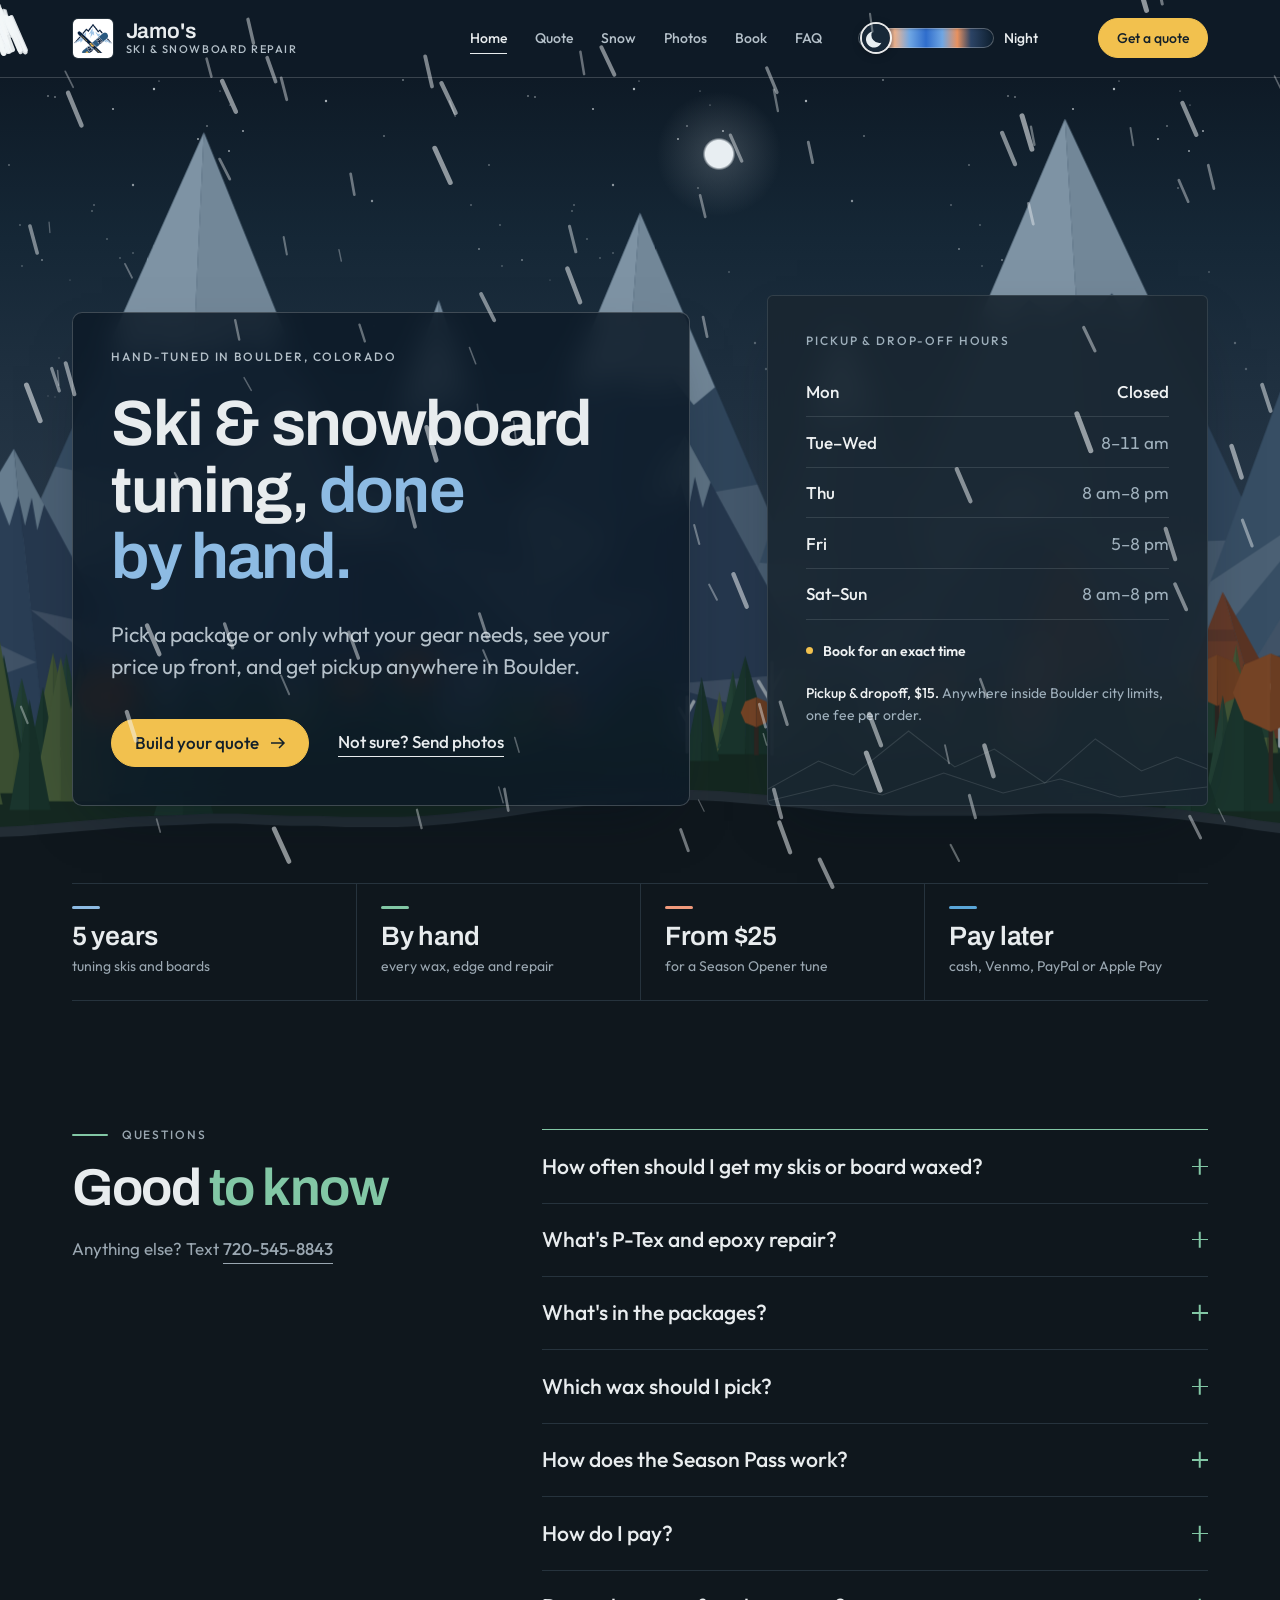
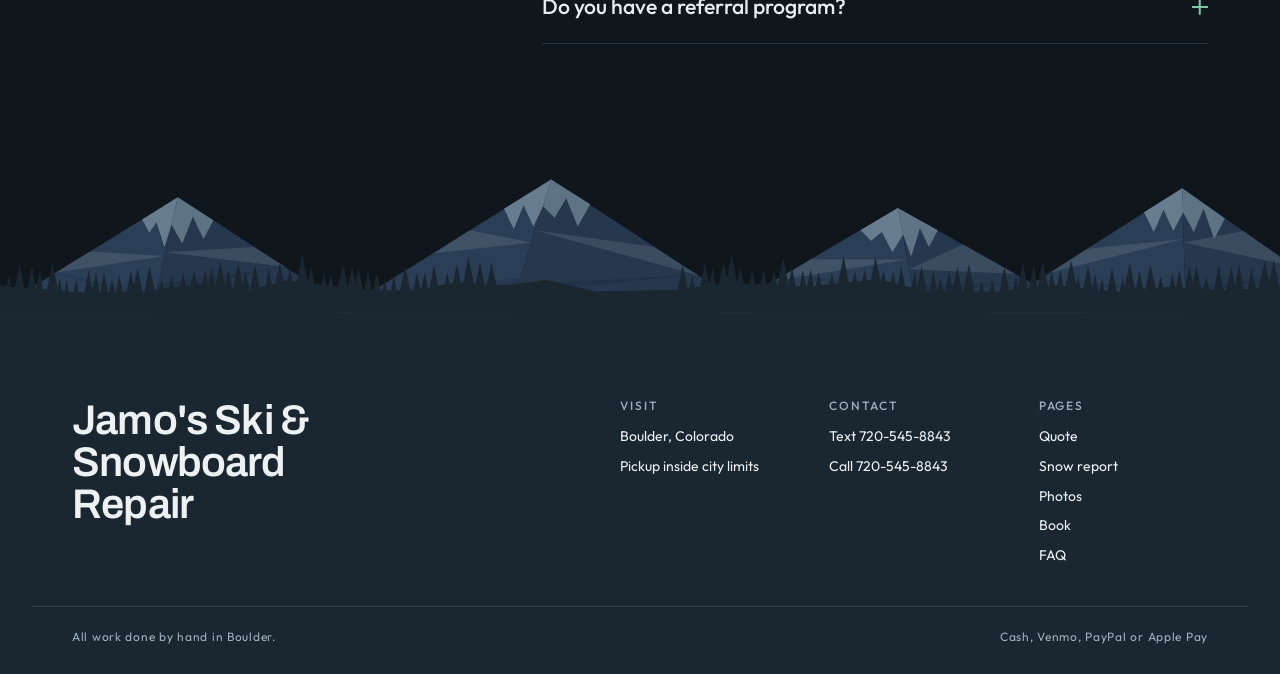
<file: index.html>
<!doctype html>
<html lang="en">
<head>
<meta charset="utf-8">
<meta name="viewport" content="width=device-width, initial-scale=1, viewport-fit=cover">
<title>Jamo's Ski &amp; Snowboard Repair | Tuning &amp; Repair in Boulder, CO</title>
<meta name="claude:viewport-fit-sides" content="cover">
<meta name="description" content="Hand-done ski and snowboard tuning and repair in Boulder, CO. Waxing, edge sharpening, P-Tex and epoxy repair, packages from $25, with pickup and dropoff inside Boulder city limits.">
<link rel="canonical" href="https://jamoskiandboard.com/">
<link rel="icon" type="image/png" href="images/favicon.png">
<link rel="apple-touch-icon" href="images/apple-touch-icon.png">
<meta property="og:site_name" content="Jamo's Ski &amp; Snowboard Repair">
<meta name="application-name" content="Jamo's Ski &amp; Snowboard Repair">
<meta property="og:title" content="Jamo's Ski &amp; Snowboard Repair">
<meta property="og:description" content="Hand-done ski and snowboard tuning and repair in Boulder, CO. Waxing, edge sharpening, P-Tex and epoxy repair, packages from $25, with pickup and dropoff inside Boulder city limits.">
<meta property="og:image" content="https://jamoskiandboard.com/images/logo-banner-with-text-1200x628.jpg">
<meta property="og:url" content="https://jamoskiandboard.com/">
<script type="application/ld+json">
{"@context": "https://schema.org", "@type": "LocalBusiness", "name": "Jamo's Ski & Snowboard Repair", "description": "Hand-done ski and snowboard tuning and repair in Boulder, CO, with pickup and dropoff inside Boulder city limits.", "url": "https://jamoskiandboard.com/", "telephone": "+1-720-545-8843", "image": "https://jamoskiandboard.com/images/logo-square-1200x1200.jpg", "priceRange": "$20-$100", "areaServed": {"@type": "City", "name": "Boulder, CO"}, "address": {"@type": "PostalAddress", "addressLocality": "Boulder", "addressRegion": "CO", "addressCountry": "US"}, "makesOffer": [{"@type": "Offer", "name": "Clean, wax & sharpen", "price": "30", "priceCurrency": "USD"}, {"@type": "Offer", "name": "Base repair (P-Tex)", "price": "20", "priceCurrency": "USD"}, {"@type": "Offer", "name": "Top layer repair (epoxy)", "price": "20", "priceCurrency": "USD"}, {"@type": "Offer", "name": "The Ultra package", "price": "50", "priceCurrency": "USD"}, {"@type": "Offer", "name": "Season Opener package", "price": "25", "priceCurrency": "USD"}, {"@type": "Offer", "name": "Season Pass", "price": "100", "priceCurrency": "USD"}]}
</script>
<script type="application/ld+json">
{"@context": "https://schema.org", "@type": "FAQPage", "mainEntity": [{"@type": "Question", "name": "How often should I get my skis or board waxed?", "acceptedAnswer": {"@type": "Answer", "text": "Every 4–6 days on the snow is a good rule. If the base looks dry and white near the edges, it's time."}}, {"@type": "Question", "name": "What's P-Tex and epoxy repair?", "acceptedAnswer": {"@type": "Answer", "text": "P-Tex fills scratches and gouges in the base so it glides and doesn't soak up water. Epoxy repairs cracks and chips in the top layer so water can't get into the core."}}, {"@type": "Question", "name": "What's in the packages?", "acceptedAnswer": {"@type": "Answer", "text": "The Ultra is everything for $50: cleaning, waxing and edge sharpening, P-Tex base repair and epoxy top repair, a $70 value. The Season Opener is a full clean, wax and edge sharpening for $25, a $30 value. Both come with Universal wax. A temperature wax is $5 more."}}, {"@type": "Question", "name": "How does the Season Pass work?", "acceptedAnswer": {"@type": "Answer", "text": "One payment of $100 covers every service, as many times as you need, on that pair of skis or snowboard for the whole season."}}, {"@type": "Question", "name": "Do you offer pickup in Boulder?", "acceptedAnswer": {"@type": "Answer", "text": "Yes. Pickup and dropoff anywhere inside Boulder city limits is $15 per order."}}]}
</script>
<script type="application/ld+json">
{"@context": "https://schema.org", "@type": "WebSite", "name": "Jamo's Ski & Snowboard Repair", "alternateName": ["Jamo's Ski & Board Repair", "Jamo's Repair"], "url": "https://jamoskiandboard.com/"}
</script>
<meta name="msvalidate.01" content="A97E179A5B7EF74F52CB6F0EF244E705" />
<link rel="preconnect" href="https://fonts.googleapis.com">
<link rel="stylesheet" href="https://fonts.googleapis.com/css2?family=Archivo:wght@500..700&family=Outfit:wght@400;500;600&display=swap">
<link rel="stylesheet" href="assets/site.css">
<script src="assets/sky.js"></script>
</head>
<body>
<header class="site-header">
  <div class="wrap bar">
    <a class="brand" href="./"><img src="images/logo-mark.png" alt="" width="42" height="42"><span class="brand-name"><strong>Jamo's</strong><small>Ski &amp; Snowboard Repair</small></span></a>
    <nav class="nav" aria-label="Pages">
        <a href="./" aria-current="page">Home</a>
        <a href="quote.html">Quote</a>
        <a href="snow.html">Snow</a>
        <a href="photos.html">Photos</a>
        <a href="book.html">Book</a>
        <a href="./#faq">FAQ</a>
    </nav>
    <label class="sky-dial" title="Drag the sun to change the time of day"><span class="sr-only">Time of day</span><input type="range" id="sky-dial" min="0" max="200" value="100" aria-valuetext="Day"><span class="sky-name" aria-hidden="true">Day</span></label>
      <a class="btn btn-primary btn-sm nav-cta" href="quote.html">Get a quote</a>
  </div>
</header>

<main>
  <section class="scene hero-scene">
  <div class="wrap hero">
    <div class="hero-copy">
      <p class="eyebrow">Hand-tuned in Boulder, Colorado</p>
      <h1>Ski &amp; snowboard tuning, <em>done by hand.</em></h1>
      <p class="lede">Pick a package or only what your gear needs, see your price up front, and get pickup anywhere in Boulder.</p>
      <div class="actions">
        <a class="btn btn-primary" href="quote.html">Build your quote <svg class="arrow" viewBox="0 0 16 16" aria-hidden="true"><path d="M1 8h13M9 3l5 5-5 5"/></svg></a>
        <a class="link-arrow" href="photos.html"><span>Not sure? Send photos</span></a>
      </div>
    </div>
    <aside class="hero-panel" aria-label="Pickup and drop-off hours">
      <p class="panel-label">Pickup &amp; drop-off hours</p>
      <dl class="hours" id="hours"></dl>
      <p class="panel-note">Book for an exact time</p>
      <p class="panel-foot"><strong>Pickup &amp; dropoff, $15.</strong> Anywhere inside Boulder city limits, one fee per order.</p>
      <svg class="ridge" viewBox="0 0 400 96" preserveAspectRatio="none" aria-hidden="true"><path d="M0 80 L46 52 L78 66 L128 22 L170 58 L206 40 L252 74 L298 30 L340 62 L372 48 L400 60"/><path d="M0 92 L60 76 L104 86 L160 64 L214 84 L266 70 L320 88 L400 78"/></svg>
    </aside>
  </div>
  <div class="range" aria-hidden="true">
<svg class="layer l-far" data-depth=".16" viewBox="-480 0 2400 720" preserveAspectRatio="xMidYMax slice" aria-hidden="true" focusable="false"><path class="far-l" d="M-460,720 -180,92 -200,720Z"/><path class="far-r" d="M-180,92 80,720 -200,720Z"/><path class="hi" d="M-275,304 -190,414 -324,414Z"/><path class="lo" d="M-386,553 -195,558 -196,593Z"/><path class="hi" d="M-69,360 -187,318 -19,481Z"/><path class="lo" d="M-19,480 -194,514 -196,582Z"/><path class="farcap-l" d="M-180,92 -260,271 -241,283 -222,246 -203,265 -185,237Z"/><path class="farcap-r" d="M-180,92 -185,237 -168,254 -151,231 -135,251 -118,242Z"/><path class="far-l" d="M1370,720 1640,76 1683,720Z"/><path class="far-r" d="M1640,76 1930,720 1683,720Z"/><path class="hi" d="M1539,316 1656,325 1493,426Z"/><path class="lo" d="M1457,512 1676,626 1678,650Z"/><path class="hi" d="M1769,363 1662,404 1821,479Z"/><path class="lo" d="M1854,551 1668,505 1671,552Z"/><path class="farcap-l" d="M1640,76 1576,229 1595,250 1614,236 1633,264 1652,253Z"/><path class="farcap-r" d="M1640,76 1652,253 1667,264 1683,240 1698,264 1714,240Z"/><path class="far-l" d="M30,720 330,46 300,720Z"/><path class="far-r" d="M330,46 600,720 300,720Z"/><path class="hi" d="M197,345 315,370 126,504Z"/><path class="lo" d="M95,573 308,533 304,625Z"/><path class="hi" d="M419,268 316,352 492,450Z"/><path class="lo" d="M502,476 307,566 305,599Z"/><path class="farcap-l" d="M330,46 248,230 266,255 285,230 303,255 321,235Z"/><path class="farcap-r" d="M330,46 321,235 342,252 362,225 382,245 402,225Z"/><path class="far-l" d="M810,720 1100,34 1143,720Z"/><path class="far-r" d="M1100,34 1420,720 1143,720Z"/><path class="hi" d="M945,402 1120,355 893,524Z"/><path class="lo" d="M922,456 1136,600 1139,647Z"/><path class="hi" d="M1275,410 1124,415 1320,505Z"/><path class="lo" d="M1323,512 1135,595 1137,621Z"/><path class="farcap-l" d="M1100,34 1025,210 1047,217 1068,196 1089,211 1110,195Z"/><path class="farcap-r" d="M1100,34 1110,195 1126,208 1142,190 1158,216 1174,192Z"/><path class="far-l" d="M470,720 720,118 674,720Z"/><path class="far-r" d="M720,118 980,720 674,720Z"/><path class="hi" d="M617,366 698,411 554,517Z"/><path class="lo" d="M519,603 680,639 678,662Z"/><path class="hi" d="M825,361 700,383 891,514Z"/><path class="lo" d="M938,623 688,532 685,580Z"/><path class="farcap-l" d="M720,118 660,262 672,281 685,260 697,272 709,262Z"/><path class="farcap-r" d="M720,118 709,262 729,282 748,265 768,290 787,274Z"/><path class="far-l" d="M-630,720 -430,214 -392,720Z"/><path class="far-r" d="M-430,214 -240,720 -392,720Z"/><path class="hi" d="M-525,453 -412,456 -564,553Z"/><path class="lo" d="M-584,603 -405,550 -399,630Z"/><path class="hi" d="M-336,464 -408,502 -297,569Z"/><path class="lo" d="M-297,567 -402,593 -399,623Z"/><path class="farcap-l" d="M-430,214 -463,298 -454,308 -444,290 -434,303 -425,284Z"/><path class="farcap-r" d="M-430,214 -425,284 -419,295 -414,284 -409,297 -404,284Z"/><path class="far-l" d="M-140,720 40,210 10,720Z"/><path class="far-r" d="M40,210 210,720 10,720Z"/><path class="hi" d="M-30,409 29,392 -77,541Z"/><path class="lo" d="M-96,594 20,560 17,604Z"/><path class="hi" d="M106,407 27,435 134,493Z"/><path class="lo" d="M178,624 13,668 12,686Z"/><path class="farcap-l" d="M40,210 11,291 17,304 24,284 30,307 36,281Z"/><path class="farcap-r" d="M40,210 36,281 43,294 50,281 57,307 64,282Z"/><path class="far-l" d="M350,720 540,196 542,720Z"/><path class="far-r" d="M540,196 720,720 542,720Z"/><path class="hi" d="M476,372 541,451 444,461Z"/><path class="lo" d="M401,580 542,665 542,690Z"/><path class="hi" d="M625,444 541,414 656,534Z"/><path class="lo" d="M656,532 542,638 542,667Z"/><path class="farcap-l" d="M540,196 507,287 515,307 524,273 532,302 540,276Z"/><path class="farcap-r" d="M540,196 540,276 547,298 553,268 560,295 566,273Z"/><path class="far-l" d="M730,720 900,214 880,720Z"/><path class="far-r" d="M900,214 1090,720 880,720Z"/><path class="hi" d="M827,431 891,436 802,505Z"/><path class="lo" d="M797,521 885,578 884,618Z"/><path class="hi" d="M990,453 888,512 1024,544Z"/><path class="lo" d="M1059,636 882,668 881,693Z"/><path class="farcap-l" d="M900,214 874,292 880,304 885,288 891,309 897,288Z"/><path class="farcap-r" d="M900,214 897,288 905,313 912,282 920,306 928,288Z"/><path class="far-l" d="M1130,720 1330,176 1343,720Z"/><path class="far-r" d="M1330,176 1540,720 1343,720Z"/><path class="hi" d="M1230,448 1335,378 1192,552Z"/><path class="lo" d="M1165,626 1341,636 1342,672Z"/><path class="hi" d="M1418,404 1335,391 1468,533Z"/><path class="lo" d="M1473,548 1341,639 1342,679Z"/><path class="farcap-l" d="M1330,176 1299,260 1307,282 1316,259 1324,272 1332,260Z"/><path class="farcap-r" d="M1330,176 1332,260 1341,276 1350,260 1359,294 1368,275Z"/><path class="far-l" d="M1660,720 1880,196 1846,720Z"/><path class="far-r" d="M1880,196 2100,720 1846,720Z"/><path class="hi" d="M1769,461 1860,508 1727,560Z"/><path class="lo" d="M1729,556 1853,608 1851,635Z"/><path class="hi" d="M1947,355 1860,507 2005,494Z"/><path class="lo" d="M2041,579 1850,659 1848,679Z"/><path class="farcap-l" d="M1880,196 1841,289 1849,303 1857,286 1866,302 1874,288Z"/><path class="farcap-r" d="M1880,196 1874,288 1884,304 1893,278 1903,293 1912,273Z"/></svg>
<svg class="layer l-mid" data-depth=".1" viewBox="-480 0 2400 720" preserveAspectRatio="xMidYMax slice" aria-hidden="true" focusable="false"><path class="mid-l" d="M-610,720 -400,334 -432,720Z"/><path class="mid-r" d="M-400,334 -200,720 -432,720Z"/><path class="hi" d="M-511,538 -414,503 -545,600Z"/><path class="lo" d="M-557,622 -428,672 -430,688Z"/><path class="hi" d="M-294,538 -415,518 -261,603Z"/><path class="lo" d="M-254,616 -421,587 -425,631Z"/><path class="midcap-l" d="M-400,334 -423,376 -418,388 -413,371 -408,396 -403,373Z"/><path class="midcap-r" d="M-400,334 -403,373 -396,395 -389,376 -381,400 -374,384Z"/><path class="mid-l" d="M-370,720 -140,350 -135,720Z"/><path class="mid-r" d="M-140,350 80,720 -135,720Z"/><path class="hi" d="M-254,534 -138,489 -296,601Z"/><path class="lo" d="M-292,595 -136,616 -135,661Z"/><path class="hi" d="M-46,508 -137,531 5,593Z"/><path class="lo" d="M42,656 -136,632 -135,665Z"/><path class="midcap-l" d="M-140,350 -168,394 -161,412 -153,390 -146,412 -139,395Z"/><path class="midcap-r" d="M-140,350 -139,395 -133,420 -126,390 -119,420 -112,397Z"/><path class="mid-l" d="M-70,720 160,330 201,720Z"/><path class="mid-r" d="M160,330 370,720 201,720Z"/><path class="hi" d="M76,472 180,521 12,581Z"/><path class="lo" d="M-26,646 188,597 191,626Z"/><path class="hi" d="M246,490 175,474 283,559Z"/><path class="lo" d="M290,571 193,649 197,680Z"/><path class="midcap-l" d="M160,330 129,382 138,400 147,376 156,399 164,372Z"/><path class="midcap-r" d="M160,330 164,372 170,399 176,374 181,403 187,380Z"/><path class="mid-l" d="M270,720 470,360 461,720Z"/><path class="mid-r" d="M470,360 700,720 461,720Z"/><path class="hi" d="M386,512 465,575 337,599Z"/><path class="lo" d="M342,591 463,633 462,664Z"/><path class="hi" d="M558,499 466,504 603,568Z"/><path class="lo" d="M650,641 464,596 463,641Z"/><path class="midcap-l" d="M470,360 446,402 452,421 458,396 463,409 469,397Z"/><path class="midcap-r" d="M470,360 469,397 476,424 483,393 489,426 496,401Z"/><path class="mid-l" d="M530,720 760,318 722,720Z"/><path class="mid-r" d="M760,318 980,720 722,720Z"/><path class="hi" d="M676,465 746,463 617,569Z"/><path class="lo" d="M606,586 734,592 730,634Z"/><path class="hi" d="M876,530 739,541 907,587Z"/><path class="lo" d="M900,574 726,672 725,690Z"/><path class="midcap-l" d="M760,318 731,369 737,388 743,361 750,374 756,360Z"/><path class="midcap-r" d="M760,318 756,360 763,385 769,355 776,383 783,360Z"/><path class="mid-l" d="M840,720 1060,352 1023,720Z"/><path class="mid-r" d="M1060,352 1260,720 1023,720Z"/><path class="hi" d="M947,541 1047,487 902,617Z"/><path class="lo" d="M903,615 1033,622 1030,658Z"/><path class="hi" d="M1166,548 1045,505 1192,595Z"/><path class="lo" d="M1206,621 1034,613 1032,638Z"/><path class="midcap-l" d="M1060,352 1036,392 1041,406 1046,388 1051,413 1056,390Z"/><path class="midcap-r" d="M1060,352 1056,390 1063,405 1069,387 1075,405 1082,392Z"/><path class="mid-l" d="M1150,720 1380,336 1367,720Z"/><path class="mid-r" d="M1380,336 1580,720 1367,720Z"/><path class="hi" d="M1310,453 1374,494 1269,521Z"/><path class="lo" d="M1200,637 1369,639 1369,659Z"/><path class="hi" d="M1464,497 1372,560 1495,557Z"/><path class="lo" d="M1541,645 1370,627 1369,659Z"/><path class="midcap-l" d="M1380,336 1350,387 1357,406 1364,376 1371,398 1378,381Z"/><path class="midcap-r" d="M1380,336 1378,381 1385,404 1391,376 1398,402 1404,382Z"/><path class="mid-l" d="M1430,720 1650,344 1641,720Z"/><path class="mid-r" d="M1650,344 1880,720 1641,720Z"/><path class="hi" d="M1565,489 1647,481 1528,553Z"/><path class="lo" d="M1514,576 1642,658 1642,675Z"/><path class="hi" d="M1728,472 1647,484 1792,576Z"/><path class="lo" d="M1838,651 1642,651 1642,671Z"/><path class="midcap-l" d="M1650,344 1626,386 1631,398 1637,382 1643,400 1649,386Z"/><path class="midcap-r" d="M1650,344 1649,386 1656,412 1663,380 1670,407 1677,389Z"/><path class="mid-l" d="M1680,720 1900,322 1875,720Z"/><path class="mid-r" d="M1900,322 2120,720 1875,720Z"/><path class="hi" d="M1781,537 1889,492 1748,596Z"/><path class="lo" d="M1768,561 1882,619 1879,653Z"/><path class="hi" d="M1994,491 1890,481 2038,572Z"/><path class="lo" d="M2032,561 1882,607 1881,633Z"/><path class="midcap-l" d="M1900,322 1874,368 1880,382 1886,364 1892,384 1897,363Z"/><path class="midcap-r" d="M1900,322 1897,363 1904,382 1910,357 1916,384 1923,363Z"/><path class="rock-l" d="M1010,640 1098,410 1165,640Z"/><path class="rock-r" d="M1098,410 1220,640 1165,640Z"/><path class="lo" d="M1041,560 1142,560 1143,564 1039,564ZM1063,502 1125,502 1127,510 1060,510ZM1082,451 1110,451 1114,463 1078,463Z"/><path class="rock-l" d="M1165,648 1241,458 1298,648Z"/><path class="rock-r" d="M1241,458 1345,648 1298,648Z"/><path class="lo" d="M1191,582 1278,582 1279,585 1190,585ZM1210,534 1264,534 1266,541 1208,541ZM1227,492 1251,492 1254,502 1223,502Z"/><path class="rock-l" d="M1290,652 1353,502 1401,652Z"/><path class="rock-r" d="M1353,502 1440,652 1401,652Z"/><path class="lo" d="M1312,600 1384,600 1385,603 1311,603ZM1328,562 1372,562 1374,567 1326,567ZM1342,529 1362,529 1364,536 1339,536Z"/></svg>
<svg class="layer l-forest" data-depth=".04" viewBox="-480 0 2400 720" preserveAspectRatio="xMidYMax slice" aria-hidden="true" focusable="false"><path class="floor" d="M-480,720L-480,592 -396,586 -340,598 -292,592 -220,579 -138,596 -67,593 14,581 80,588 162,594 243,590 328,592 402,583 444,581 502,580 584,589 655,591 729,588 769,594 847,588 913,591 957,593 1009,579 1063,593 1113,593 1202,588 1261,588 1335,593 1406,591 1450,581 1502,593 1558,589 1598,579 1652,591 1726,592 1781,588 1844,587 1890,596 1920,588L1920,720Z"/><path class="tc-l" d="M-470,562 -478,608 -470,608ZM-307,534 -323,609 -307,609ZM-290,513 -307,593 -290,593ZM-280,537 -292,606 -280,606ZM-254,537 -266,597 -254,597ZM-244,545 -255,595 -244,595ZM-229,497 -246,585 -229,585ZM-214,530 -224,585 -214,585ZM-175,536 -187,599 -175,599ZM-112,507 -132,596 -112,596ZM-82,530 -96,608 -82,608ZM195,513 176,600 195,600ZM403,534 391,584 403,584ZM422,533 412,585 422,585ZM610,544 600,591 610,591ZM620,527 608,592 620,592ZM791,548 781,603 791,603ZM862,497 845,589 862,589ZM922,552 911,601 922,601ZM955,543 945,595 955,595ZM1001,544 989,596 1001,596ZM1037,549 1028,600 1037,600ZM1055,541 1042,608 1055,608ZM1202,517 1188,592 1202,592ZM1211,524 1197,602 1211,602ZM1253,506 1236,596 1253,596ZM1281,557 1271,603 1281,603ZM1319,506 1301,593 1319,593ZM1328,528 1314,608 1328,608ZM1371,527 1353,604 1371,604ZM1425,528 1410,603 1425,603ZM1523,505 1503,595 1523,595ZM1554,528 1541,603 1554,603ZM1644,518 1626,602 1644,602ZM1700,509 1680,600 1700,600ZM1789,548 1777,602 1789,602Z"/><path class="tc-r" d="M-470,562 -462,608 -470,608ZM-307,534 -292,609 -307,609ZM-290,513 -274,593 -290,593ZM-280,537 -268,606 -280,606ZM-254,537 -241,597 -254,597ZM-244,545 -232,595 -244,595ZM-229,497 -212,585 -229,585ZM-214,530 -205,585 -214,585ZM-175,536 -162,599 -175,599ZM-112,507 -92,596 -112,596ZM-82,530 -68,608 -82,608ZM195,513 215,600 195,600ZM403,534 414,584 403,584ZM422,533 433,585 422,585ZM610,544 619,591 610,591ZM620,527 631,592 620,592ZM791,548 801,603 791,603ZM862,497 879,589 862,589ZM922,552 933,601 922,601ZM955,543 965,595 955,595ZM1001,544 1012,596 1001,596ZM1037,549 1046,600 1037,600ZM1055,541 1069,608 1055,608ZM1202,517 1215,592 1202,592ZM1211,524 1225,602 1211,602ZM1253,506 1269,596 1253,596ZM1281,557 1291,603 1281,603ZM1319,506 1338,593 1319,593ZM1328,528 1342,608 1328,608ZM1371,527 1389,604 1371,604ZM1425,528 1440,603 1425,603ZM1523,505 1544,595 1523,595ZM1554,528 1568,603 1554,603ZM1644,518 1661,602 1644,602ZM1700,509 1720,600 1700,600ZM1789,548 1800,602 1789,602Z"/><path class="tb-l" d="M-456,517 -472,608 -456,608ZM-399,514 -414,585 -399,585ZM-399,531 -417,593 -399,593ZM-389,532 -402,593 -389,593ZM-370,548 -378,595 -370,595ZM-356,539 -373,605 -356,605ZM-356,555 -376,612 -356,612ZM-338,554 -348,603 -338,603ZM43,512 29,589 43,589ZM59,536 48,592 59,592ZM59,550 46,599 59,599ZM88,512 74,576 88,576ZM88,530 71,585 88,585ZM88,547 69,593 88,593ZM102,537 90,593 102,593ZM132,544 123,583 132,583ZM132,555 121,588 132,588ZM132,566 119,593 132,593ZM167,536 153,596 167,596ZM167,551 151,603 167,603ZM207,514 192,581 207,581ZM207,533 189,590 207,590ZM207,551 187,598 207,598ZM269,516 252,595 269,595ZM269,536 249,604 269,604ZM289,544 276,596 289,596ZM289,557 273,602 289,602ZM337,540 324,598 337,598ZM356,509 338,592 356,592ZM371,532 358,580 371,580ZM371,545 356,586 371,586ZM371,558 354,592 371,592ZM391,533 377,594 391,594ZM508,518 496,578 508,578ZM508,533 494,585 508,585ZM564,542 553,598 564,598ZM594,520 576,604 594,604ZM669,551 660,593 669,593ZM669,561 658,597 669,597ZM803,529 789,599 803,599ZM851,533 838,592 851,592ZM851,548 836,599 851,599ZM1092,543 1078,593 1092,593ZM1092,557 1075,600 1092,600ZM1092,571 1073,606 1092,606ZM1123,528 1108,584 1123,584ZM1123,543 1105,591 1123,591ZM1123,559 1103,598 1123,598ZM1227,521 1209,603 1227,603ZM1271,519 1259,589 1271,589ZM1443,510 1423,595 1443,595ZM1533,518 1518,607 1533,607ZM1564,546 1554,596 1564,596ZM1564,558 1552,601 1564,601ZM1574,531 1560,578 1574,578ZM1574,544 1558,584 1574,584ZM1574,557 1556,590 1574,590ZM1619,526 1606,599 1619,599ZM1716,533 1701,585 1716,585ZM1716,548 1699,591 1716,591ZM1716,562 1696,598 1716,598ZM1819,537 1807,581 1819,581ZM1819,549 1805,587 1819,587ZM1819,561 1803,592 1819,592ZM1830,533 1818,585 1830,585ZM1830,546 1816,590 1830,590ZM1851,504 1831,586 1851,586ZM1851,524 1828,596 1851,596ZM1877,508 1859,577 1877,577ZM1877,527 1856,585 1877,585ZM1877,546 1852,594 1877,594Z"/><path class="tb-r" d="M-456,517 -439,608 -456,608ZM-399,514 -384,585 -399,585ZM-399,531 -381,593 -399,593ZM-389,532 -375,593 -389,593ZM-370,548 -361,595 -370,595ZM-356,539 -340,605 -356,605ZM-356,555 -337,612 -356,612ZM-338,554 -328,603 -338,603ZM43,512 57,589 43,589ZM59,536 71,592 59,592ZM59,550 73,599 59,599ZM88,512 102,576 88,576ZM88,530 105,585 88,585ZM88,547 107,593 88,593ZM102,537 115,593 102,593ZM132,544 142,583 132,583ZM132,555 144,588 132,588ZM132,566 146,593 132,593ZM167,536 182,596 167,596ZM167,551 184,603 167,603ZM207,514 221,581 207,581ZM207,533 224,590 207,590ZM207,551 227,598 207,598ZM269,516 286,595 269,595ZM269,536 289,604 269,604ZM289,544 302,596 289,596ZM289,557 304,602 289,602ZM337,540 349,598 337,598ZM356,509 374,592 356,592ZM371,532 385,580 371,580ZM371,545 387,586 371,586ZM371,558 389,592 371,592ZM391,533 404,594 391,594ZM508,518 519,578 508,578ZM508,533 522,585 508,585ZM564,542 574,598 564,598ZM594,520 612,604 594,604ZM669,551 679,593 669,593ZM669,561 681,597 669,597ZM803,529 816,599 803,599ZM851,533 864,592 851,592ZM851,548 867,599 851,599ZM1092,543 1107,593 1092,593ZM1092,557 1109,600 1092,600ZM1092,571 1112,606 1092,606ZM1123,528 1137,584 1123,584ZM1123,543 1140,591 1123,591ZM1123,559 1142,598 1123,598ZM1227,521 1245,603 1227,603ZM1271,519 1284,589 1271,589ZM1443,510 1462,595 1443,595ZM1533,518 1549,607 1533,607ZM1564,546 1575,596 1564,596ZM1564,558 1577,601 1564,601ZM1574,531 1587,578 1574,578ZM1574,544 1589,584 1574,584ZM1574,557 1592,590 1574,590ZM1619,526 1632,599 1619,599ZM1716,533 1730,585 1716,585ZM1716,548 1733,591 1716,591ZM1716,562 1735,598 1716,598ZM1819,537 1831,581 1819,581ZM1819,549 1833,587 1819,587ZM1819,561 1835,592 1819,592ZM1830,533 1842,585 1830,585ZM1830,546 1844,590 1830,590ZM1851,504 1870,586 1851,586ZM1851,524 1874,596 1851,596ZM1877,508 1895,577 1877,577ZM1877,527 1898,585 1877,585ZM1877,546 1901,594 1877,594Z"/><path class="ta-l" d="M-446,511 -464,591 -446,591ZM-430,541 -443,600 -430,600ZM-416,539 -427,597 -416,597ZM-416,553 -429,603 -416,603ZM-326,531 -341,594 -326,594ZM-326,547 -344,601 -326,601ZM-202,515 -218,580 -202,580ZM-202,531 -221,587 -202,587ZM-189,543 -200,599 -189,599ZM-157,557 -167,597 -157,597ZM-157,568 -168,602 -157,602ZM-157,579 -170,607 -157,607ZM-143,527 -158,604 -143,604ZM-143,546 -161,612 -143,612ZM-92,547 -101,588 -92,588ZM-92,558 -103,593 -92,593ZM-92,570 -105,598 -92,598ZM-45,541 -58,589 -45,589ZM-45,554 -60,595 -45,595ZM-45,568 -62,601 -45,601ZM-29,549 -39,589 -29,589ZM-29,560 -41,595 -29,595ZM-29,571 -42,600 -29,600ZM-18,508 -32,582 -18,582ZM-18,526 -35,590 -18,590ZM2,527 -10,588 2,588ZM76,541 66,597 76,597ZM122,530 111,581 122,581ZM122,544 109,587 122,587ZM122,558 107,594 122,594ZM151,515 134,607 151,607ZM186,544 174,604 186,604ZM186,559 172,611 186,611ZM221,509 204,580 221,580ZM221,529 201,589 221,589ZM221,548 198,598 221,598ZM257,543 247,591 257,591ZM317,509 300,584 317,584ZM317,527 297,593 317,593ZM381,508 366,573 381,573ZM381,526 363,581 381,581ZM381,544 360,589 381,589ZM439,509 420,586 439,586ZM439,528 417,594 439,594ZM451,528 439,591 451,591ZM473,524 462,582 473,582ZM489,515 477,575 489,575ZM489,530 475,582 489,582ZM531,515 517,578 531,578ZM531,530 514,585 531,585ZM634,538 622,595 634,595ZM634,552 620,602 634,602ZM687,547 677,593 687,593ZM700,538 688,605 700,605ZM715,512 697,591 715,591ZM715,531 694,600 715,600ZM732,529 720,591 732,591ZM742,516 727,599 742,599ZM775,535 760,610 775,610ZM814,516 795,586 814,586ZM814,535 791,595 814,595ZM814,555 788,604 814,604ZM880,537 865,597 880,597ZM880,551 862,604 880,604ZM890,527 876,579 890,579ZM890,541 873,586 890,586ZM890,556 870,592 890,592ZM904,516 888,584 904,584ZM904,533 884,592 904,592ZM938,559 927,597 938,597ZM938,569 925,601 938,601ZM938,580 923,606 938,606ZM973,525 959,595 973,595ZM973,542 957,603 973,603ZM1015,517 1001,592 1015,592ZM1026,516 1010,583 1026,583ZM1026,532 1007,591 1026,591ZM1103,549 1094,589 1103,589ZM1103,560 1092,594 1103,594ZM1103,571 1091,599 1103,599ZM1142,528 1127,599 1142,599ZM1142,545 1125,607 1142,607ZM1158,529 1145,598 1158,598ZM1186,528 1174,584 1186,584ZM1186,542 1172,591 1186,591ZM1307,519 1290,603 1307,603ZM1344,504 1328,596 1344,596ZM1355,520 1336,600 1355,600ZM1355,540 1333,609 1355,609ZM1383,521 1364,608 1383,608ZM1394,523 1375,591 1394,591ZM1394,541 1371,599 1394,599ZM1394,560 1368,608 1394,608ZM1474,543 1464,597 1474,597ZM1489,502 1474,593 1489,593ZM1506,526 1492,588 1506,588ZM1506,543 1490,596 1506,596ZM1506,560 1488,604 1506,604ZM1588,523 1572,597 1588,597ZM1602,532 1589,594 1602,594ZM1634,512 1620,584 1634,584ZM1634,530 1617,593 1634,593ZM1663,528 1650,601 1663,601ZM1726,560 1717,603 1726,603ZM1726,571 1715,608 1726,608ZM1772,534 1759,589 1772,589ZM1772,547 1756,595 1772,595ZM1841,539 1831,582 1841,582ZM1841,551 1829,588 1841,588ZM1841,563 1827,593 1841,593ZM1863,505 1847,584 1863,584ZM1863,524 1844,593 1863,593ZM1897,552 1887,595 1897,595ZM1897,563 1885,599 1897,599Z"/><path class="ta-r" d="M-446,511 -428,591 -446,591ZM-430,541 -418,600 -430,600ZM-416,539 -405,597 -416,597ZM-416,553 -403,603 -416,603ZM-326,531 -311,594 -326,594ZM-326,547 -308,601 -326,601ZM-202,515 -187,580 -202,580ZM-202,531 -184,587 -202,587ZM-189,543 -179,599 -189,599ZM-157,557 -147,597 -157,597ZM-157,568 -146,602 -157,602ZM-157,579 -144,607 -157,607ZM-143,527 -128,604 -143,604ZM-143,546 -125,612 -143,612ZM-92,547 -83,588 -92,588ZM-92,558 -81,593 -92,593ZM-92,570 -80,598 -92,598ZM-45,541 -33,589 -45,589ZM-45,554 -31,595 -45,595ZM-45,568 -28,601 -45,601ZM-29,549 -20,589 -29,589ZM-29,560 -18,595 -29,595ZM-29,571 -16,600 -29,600ZM-18,508 -4,582 -18,582ZM-18,526 -2,590 -18,590ZM2,527 14,588 2,588ZM76,541 87,597 76,597ZM122,530 133,581 122,581ZM122,544 135,587 122,587ZM122,558 137,594 122,594ZM151,515 169,607 151,607ZM186,544 197,604 186,604ZM186,559 199,611 186,611ZM221,509 238,580 221,580ZM221,529 241,589 221,589ZM221,548 244,598 221,598ZM257,543 268,591 257,591ZM317,509 334,584 317,584ZM317,527 337,593 317,593ZM381,508 397,573 381,573ZM381,526 400,581 381,581ZM381,544 403,589 381,589ZM439,509 457,586 439,586ZM439,528 460,594 439,594ZM451,528 462,591 451,591ZM473,524 485,582 473,582ZM489,515 501,575 489,575ZM489,530 503,582 489,582ZM531,515 544,578 531,578ZM531,530 547,585 531,585ZM634,538 647,595 634,595ZM634,552 649,602 634,602ZM687,547 696,593 687,593ZM700,538 712,605 700,605ZM715,512 733,591 715,591ZM715,531 736,600 715,600ZM732,529 745,591 732,591ZM742,516 758,599 742,599ZM775,535 791,610 775,610ZM814,516 834,586 814,586ZM814,535 837,595 814,595ZM814,555 841,604 814,604ZM880,537 894,597 880,597ZM880,551 897,604 880,604ZM890,527 904,579 890,579ZM890,541 907,586 890,586ZM890,556 909,592 890,592ZM904,516 921,584 904,584ZM904,533 925,592 904,592ZM938,559 949,597 938,597ZM938,569 951,601 938,601ZM938,580 953,606 938,606ZM973,525 986,595 973,595ZM973,542 989,603 973,603ZM1015,517 1029,592 1015,592ZM1026,516 1042,583 1026,583ZM1026,532 1045,591 1026,591ZM1103,549 1112,589 1103,589ZM1103,560 1114,594 1103,594ZM1103,571 1115,599 1103,599ZM1142,528 1156,599 1142,599ZM1142,545 1159,607 1142,607ZM1158,529 1170,598 1158,598ZM1186,528 1198,584 1186,584ZM1186,542 1201,591 1186,591ZM1307,519 1324,603 1307,603ZM1344,504 1361,596 1344,596ZM1355,520 1374,600 1355,600ZM1355,540 1377,609 1355,609ZM1383,521 1402,608 1383,608ZM1394,523 1413,591 1394,591ZM1394,541 1417,599 1394,599ZM1394,560 1420,608 1394,608ZM1474,543 1483,597 1474,597ZM1489,502 1505,593 1489,593ZM1506,526 1520,588 1506,588ZM1506,543 1522,596 1506,596ZM1506,560 1525,604 1506,604ZM1588,523 1604,597 1588,597ZM1602,532 1615,594 1602,594ZM1634,512 1647,584 1634,584ZM1634,530 1650,593 1634,593ZM1663,528 1677,601 1663,601ZM1726,560 1735,603 1726,603ZM1726,571 1736,608 1726,608ZM1772,534 1786,589 1772,589ZM1772,547 1788,595 1772,595ZM1841,539 1851,582 1841,582ZM1841,551 1852,588 1841,588ZM1841,563 1854,593 1841,593ZM1863,505 1879,584 1863,584ZM1863,524 1882,593 1863,593ZM1897,552 1906,595 1897,595ZM1897,563 1908,599 1897,599Z"/><path class="trunk" d="M-128,611 -128,561 -124,561 -124,611ZM-67,592 -67,554 -63,554 -63,592ZM460,585 460,541 464,541 464,585ZM518,583 518,528 522,528 522,583ZM649,598 649,562 653,562 653,598ZM822,605 822,567 826,567 826,605ZM986,589 986,544 990,544 990,589ZM1171,590 1171,554 1175,554 1175,590ZM1234,602 1234,538 1238,538 1238,602ZM1411,593 1411,545 1415,545 1415,593ZM1456,588 1456,547 1460,547 1460,588ZM1754,598 1754,546 1758,546 1758,598ZM1904,596 1904,533 1908,533 1908,596Z"/><path class="td-l" d="M-126,544 -126,579 -139,574 -144,561 -139,549ZM-65,541 -65,567 -74,563 -78,554 -74,545ZM462,526 462,556 451,552 447,541 451,530ZM520,509 520,548 506,542 500,528 506,515ZM651,550 651,575 642,571 638,562 642,553ZM824,553 824,580 814,576 810,567 814,557ZM988,528 988,560 977,555 973,544 977,533ZM1173,542 1173,567 1164,563 1161,554 1164,546ZM1236,515 1236,561 1221,554 1214,538 1221,522ZM1413,529 1413,562 1401,557 1396,545 1401,534ZM1458,533 1458,562 1448,557 1444,547 1448,537ZM1756,528 1756,564 1743,559 1738,546 1743,533ZM1906,511 1906,555 1890,549 1884,533 1890,517Z"/><path class="td-r" d="M-126,544 -114,549 -109,561 -114,574 -126,579ZM-65,541 -55,545 -51,554 -55,563 -65,567ZM462,526 473,530 477,541 473,552 462,556ZM520,509 533,515 539,528 533,542 520,548ZM651,550 660,553 663,562 660,571 651,575ZM824,553 833,557 837,567 833,576 824,580ZM988,528 1000,533 1004,544 1000,555 988,560ZM1173,542 1182,546 1186,554 1182,563 1173,567ZM1236,515 1252,522 1259,538 1252,554 1236,561ZM1413,529 1425,534 1430,545 1425,557 1413,562ZM1458,533 1468,537 1473,547 1468,557 1458,562ZM1756,528 1769,533 1775,546 1769,559 1756,564ZM1906,511 1921,517 1928,533 1921,549 1906,555Z"/><path class="te" d="M-266,594L-266,534M-266,561L-274,546M-266,552L-259,539M17,582L17,517M17,546L8,530M17,536L24,522M29,583L29,514M29,545L19,528M29,535L37,519M240,590L240,525M240,555L231,538M240,545L248,531M298,605L298,516M298,556L285,534M298,543L308,523M548,597L548,551M548,572L542,560M548,565L554,555M575,593L575,519M575,552L565,534M575,541L584,525M762,602L762,553M762,575L755,563M762,568L768,557M838,604L838,522M838,559L826,539M838,547L848,529M1074,595L1074,503M1074,544L1061,521M1074,530L1085,510M1292,597L1292,528M1292,559L1283,542M1292,549L1301,533M1544,591L1544,501M1544,541L1532,519M1544,528L1555,508M1683,596L1683,542M1683,566L1675,553M1683,558L1689,546M1745,599L1745,536M1745,565L1736,549M1745,555L1752,541M1801,592L1801,531M1801,558L1792,543M1801,549L1808,536"/><path class="tc-l" d="M-304,543 -325,648 -304,648ZM-198,490 -234,646 -198,646ZM-141,531 -167,654 -141,654ZM-87,508 -115,653 -87,653ZM90,517 69,635 90,635ZM119,505 87,649 119,649ZM147,500 122,639 147,639ZM202,517 176,646 202,646ZM220,521 194,646 220,646ZM1176,535 1155,644 1176,644ZM1716,532 1688,656 1716,656ZM1880,518 1849,663 1880,663ZM1909,545 1890,641 1909,641Z"/><path class="tc-r" d="M-304,543 -283,648 -304,648ZM-198,490 -163,646 -198,646ZM-141,531 -115,654 -141,654ZM-87,508 -60,653 -87,653ZM90,517 112,635 90,635ZM119,505 150,649 119,649ZM147,500 171,639 147,639ZM202,517 227,646 202,646ZM220,521 246,646 220,646ZM1176,535 1197,644 1176,644ZM1716,532 1744,656 1716,656ZM1880,518 1911,663 1880,663ZM1909,545 1928,641 1909,641Z"/><path class="tb-l" d="M-279,528 -307,642 -279,642ZM-279,556 -311,655 -279,655ZM-239,515 -258,624 -239,624ZM-218,493 -246,632 -218,632ZM-114,503 -141,625 -114,625ZM-114,533 -146,639 -114,639ZM-3,549 -26,650 -3,650ZM269,517 245,615 269,615ZM269,544 241,627 269,627ZM269,571 237,639 269,639ZM1154,499 1126,632 1154,632ZM1154,532 1121,647 1154,647ZM1241,551 1225,644 1241,644ZM1362,524 1332,660 1362,660ZM1389,540 1369,648 1389,648ZM1452,539 1432,615 1452,615ZM1452,560 1429,624 1452,624ZM1452,581 1425,634 1452,634ZM1642,531 1617,648 1642,648ZM1672,524 1646,630 1672,630ZM1672,553 1642,643 1672,643ZM1672,582 1637,657 1672,657ZM1795,528 1775,629 1795,629Z"/><path class="tb-r" d="M-279,528 -252,642 -279,642ZM-279,556 -247,655 -279,655ZM-239,515 -221,624 -239,624ZM-218,493 -189,632 -218,632ZM-114,503 -87,625 -114,625ZM-114,533 -82,639 -114,639ZM-3,549 19,650 -3,650ZM269,517 293,615 269,615ZM269,544 297,627 269,627ZM269,571 302,639 269,639ZM1154,499 1183,632 1154,632ZM1154,532 1188,647 1154,647ZM1241,551 1258,644 1241,644ZM1362,524 1392,660 1362,660ZM1389,540 1408,648 1389,648ZM1452,539 1471,615 1452,615ZM1452,560 1475,624 1452,624ZM1452,581 1478,634 1452,634ZM1642,531 1667,648 1642,648ZM1672,524 1697,630 1672,630ZM1672,553 1702,643 1672,643ZM1672,582 1706,657 1672,657ZM1795,528 1816,629 1795,629Z"/><path class="ta-l" d="M-445,514 -475,625 -445,625ZM-445,544 -480,639 -445,639ZM-445,575 -485,653 -445,653ZM-427,533 -452,641 -427,641ZM-401,513 -430,634 -401,634ZM-401,543 -435,648 -401,648ZM-378,530 -405,636 -378,636ZM-378,556 -409,648 -378,648ZM-351,523 -373,622 -351,622ZM-351,550 -377,634 -351,634ZM-351,577 -380,647 -351,647ZM-332,502 -364,658 -332,658ZM-260,530 -286,624 -260,624ZM-260,555 -290,635 -260,635ZM-260,581 -295,647 -260,647ZM-169,536 -190,658 -169,658ZM-59,523 -86,616 -59,616ZM-59,549 -91,628 -59,628ZM-59,574 -95,640 -59,640ZM-41,488 -68,601 -41,601ZM-41,519 -72,615 -41,615ZM-41,550 -77,629 -41,629ZM14,525 -9,626 14,626ZM14,550 -13,638 14,638ZM39,533 20,615 39,615ZM39,553 16,624 39,624ZM63,494 31,629 63,629ZM63,527 25,644 63,644ZM174,555 156,654 174,654ZM286,515 263,650 286,650ZM312,546 289,648 312,648ZM312,571 285,659 312,659ZM1111,520 1089,615 1111,615ZM1111,546 1085,627 1111,627ZM1111,573 1081,639 1111,639ZM1133,519 1109,633 1133,633ZM1133,547 1105,646 1133,646ZM1195,545 1176,633 1195,633ZM1195,566 1173,643 1195,643ZM1213,561 1194,638 1213,638ZM1213,582 1191,647 1213,647ZM1213,603 1187,657 1213,657ZM1260,523 1231,629 1260,629ZM1260,552 1226,642 1260,642ZM1260,581 1221,655 1260,655ZM1335,559 1314,647 1335,647ZM1335,580 1310,656 1335,656ZM1409,508 1382,616 1409,616ZM1409,538 1378,629 1409,629ZM1409,567 1373,643 1409,643ZM1481,524 1461,631 1481,631ZM1481,550 1457,642 1481,642ZM1500,546 1485,619 1500,619ZM1500,566 1482,628 1500,628ZM1500,586 1479,637 1500,637ZM1518,565 1501,661 1518,661ZM1538,526 1511,636 1538,636ZM1538,553 1506,648 1538,648ZM1565,499 1537,619 1565,619ZM1565,532 1532,634 1565,634ZM1565,565 1527,649 1565,649ZM1591,480 1556,635 1591,635ZM1698,544 1678,625 1698,625ZM1698,566 1675,635 1698,635ZM1698,589 1671,646 1698,646ZM1743,537 1720,625 1743,625ZM1743,561 1716,636 1743,636ZM1743,586 1712,648 1743,648ZM1817,516 1788,635 1817,635ZM1817,545 1782,648 1817,648ZM1842,528 1820,637 1842,637Z"/><path class="ta-r" d="M-445,514 -416,625 -445,625ZM-445,544 -411,639 -445,639ZM-445,575 -405,653 -445,653ZM-427,533 -403,641 -427,641ZM-401,513 -371,634 -401,634ZM-401,543 -366,648 -401,648ZM-378,530 -352,636 -378,636ZM-378,556 -347,648 -378,648ZM-351,523 -330,622 -351,622ZM-351,550 -326,634 -351,634ZM-351,577 -322,647 -351,647ZM-332,502 -301,658 -332,658ZM-260,530 -235,624 -260,624ZM-260,555 -231,635 -260,635ZM-260,581 -226,647 -260,647ZM-169,536 -147,658 -169,658ZM-59,523 -33,616 -59,616ZM-59,549 -28,628 -59,628ZM-59,574 -23,640 -59,640ZM-41,488 -14,601 -41,601ZM-41,519 -9,615 -41,615ZM-41,550 -4,629 -41,629ZM14,525 37,626 14,626ZM14,550 41,638 14,638ZM39,533 58,615 39,615ZM39,553 61,624 39,624ZM63,494 96,629 63,629ZM63,527 102,644 63,644ZM174,555 193,654 174,654ZM286,515 309,650 286,650ZM312,546 334,648 312,648ZM312,571 339,659 312,659ZM1111,520 1134,615 1111,615ZM1111,546 1138,627 1111,627ZM1111,573 1142,639 1111,639ZM1133,519 1156,633 1133,633ZM1133,547 1161,646 1133,646ZM1195,545 1214,633 1195,633ZM1195,566 1217,643 1195,643ZM1213,561 1231,638 1213,638ZM1213,582 1235,647 1213,647ZM1213,603 1238,657 1213,657ZM1260,523 1289,629 1260,629ZM1260,552 1294,642 1260,642ZM1260,581 1299,655 1260,655ZM1335,559 1357,647 1335,647ZM1335,580 1361,656 1335,656ZM1409,508 1436,616 1409,616ZM1409,538 1441,629 1409,629ZM1409,567 1446,643 1409,643ZM1481,524 1502,631 1481,631ZM1481,550 1506,642 1481,642ZM1500,546 1516,619 1500,619ZM1500,566 1519,628 1500,628ZM1500,586 1522,637 1500,637ZM1518,565 1535,661 1518,661ZM1538,526 1565,636 1538,636ZM1538,553 1570,648 1538,648ZM1565,499 1593,619 1565,619ZM1565,532 1598,634 1565,634ZM1565,565 1603,649 1565,649ZM1591,480 1626,635 1591,635ZM1698,544 1717,625 1698,625ZM1698,566 1721,635 1698,635ZM1698,589 1724,646 1698,646ZM1743,537 1766,625 1743,625ZM1743,561 1770,636 1743,636ZM1743,586 1774,648 1743,648ZM1817,516 1845,635 1817,635ZM1817,545 1851,648 1817,648ZM1842,528 1864,637 1842,637Z"/><path class="trunk" d="M244,635 244,551 248,551 248,635ZM1282,648 1282,549 1286,549 1286,648ZM1424,630 1424,521 1428,521 1428,630ZM1767,654 1767,570 1771,570 1771,654ZM1860,635 1860,522 1864,522 1864,635Z"/><path class="td-l" d="M246,522 246,581 226,572 217,551 226,531ZM1284,514 1284,584 1260,573 1250,549 1260,524ZM1426,483 1426,559 1399,548 1388,521 1399,495ZM1769,541 1769,599 1748,591 1740,570 1748,549ZM1862,483 1862,562 1834,550 1823,522 1834,494Z"/><path class="td-r" d="M246,522 267,531 275,551 267,572 246,581ZM1284,514 1309,524 1319,549 1309,573 1284,584ZM1426,483 1453,495 1464,521 1453,548 1426,559ZM1769,541 1790,549 1799,570 1790,591 1769,599ZM1862,483 1890,494 1902,522 1890,550 1862,562Z"/><path class="te" d="M-474,657L-474,520M-474,582L-493,548M-474,561L-457,531M-20,640L-20,520M-20,574L-37,544M-20,556L-6,530M1313,634L1313,541M1313,583L1300,560M1313,569L1324,549M1617,624L1617,533M1617,574L1604,551M1617,560L1628,540"/></svg>
<svg class="layer l-snow" data-depth="0" viewBox="-480 0 2400 720" preserveAspectRatio="xMidYMax slice" aria-hidden="true" focusable="false"><path class="m-snow-shade" d="M-480,720L-480,638 -456,639 -432,641 -408,642 -384,644 -360,646 -336,647 -312,648 -288,648 -264,647 -240,646 -216,645 -192,644 -168,644 -144,644 -120,644 -96,646 -72,648 -48,651 -24,654 0,658 24,661 48,664 72,667 96,668 120,669 144,669 168,668 192,666 216,664 240,662 264,660 288,659 312,658 336,657 360,657 384,658 408,659 432,659 456,660 480,660 504,660 528,659 552,657 576,654 600,651 624,647 648,644 672,641 696,639 720,637 744,636 768,636 792,637 816,639 840,641 864,643 888,646 912,648 936,649 960,650 984,650 1008,650 1032,650 1056,649 1080,648 1104,648 1128,648 1152,649 1176,651 1200,653 1224,656 1248,659 1272,663 1296,666 1320,668 1344,670 1368,671 1392,671 1416,670 1440,668 1464,665 1488,663 1512,660 1536,658 1560,656 1584,655 1608,654 1632,654 1656,654 1680,655 1704,655 1728,656 1752,656 1776,655 1800,654 1824,652 1848,649 1872,646 1896,643 1920,640L1920,720Z"/><path class="m-snow" d="M-480,720L-480,647 -456,648 -432,650 -408,651 -384,653 -360,655 -336,656 -312,657 -288,657 -264,656 -240,655 -216,654 -192,653 -168,653 -144,653 -120,653 -96,655 -72,657 -48,660 -24,663 0,667 24,670 48,673 72,676 96,677 120,678 144,678 168,677 192,675 216,673 240,671 264,669 288,668 312,667 336,666 360,666 384,667 408,668 432,668 456,669 480,669 504,669 528,668 552,666 576,663 600,660 624,656 648,653 672,650 696,648 720,646 744,645 768,645 792,646 816,648 840,650 864,652 888,655 912,657 936,658 960,659 984,659 1008,659 1032,659 1056,658 1080,657 1104,657 1128,657 1152,658 1176,660 1200,662 1224,665 1248,668 1272,672 1296,675 1320,677 1344,679 1368,680 1392,680 1416,679 1440,677 1464,674 1488,672 1512,669 1536,667 1560,665 1584,664 1608,663 1632,663 1656,663 1680,664 1704,664 1728,665 1752,665 1776,664 1800,663 1824,661 1848,658 1872,655 1896,652 1920,649L1920,720Z"/></svg>
</div>
  </section>
  <div class="wrap facts">
    <ul>
      <li><strong>5 years</strong><span>tuning skis and boards</span></li>
      <li><strong>By hand</strong><span>every wax, edge and repair</span></li>
      <li><strong>From $25</strong><span>for a Season Opener tune</span></li>
      <li><strong>Pay later</strong><span>cash, Venmo, PayPal or Apple Pay</span></li>
    </ul>
  </div>
  <section id="faq" class="wrap section split">
    <header class="split-head">
      <p class="eyebrow">Questions</p>
      <h2>Good <em>to know</em></h2>
      <p>Anything else? Text <a class="link-arrow" href="sms:+17205458843"><span>720-545-8843</span></a></p>
    </header>
    <div class="faq">
      <details><summary>How often should I get my skis or board waxed?<i class="plus" aria-hidden="true"></i></summary><p>Every 4–6 days on the snow is a good rule. If the base looks dry and white near the edges, it's time.</p></details>
      <details><summary>What's P-Tex and epoxy repair?<i class="plus" aria-hidden="true"></i></summary><p>P-Tex fills scratches and gouges in the base so it glides and doesn't soak up water. Epoxy repairs cracks and chips in the top layer so water can't get into the core.</p></details>
      <details><summary>What's in the packages?<i class="plus" aria-hidden="true"></i></summary><p>The Ultra is everything for $50: cleaning, waxing and edge sharpening, P-Tex base repair and epoxy top repair, a $70 value. The Season Opener is a full clean, wax and edge sharpening for $25, a $30 value. Both come with Universal wax. A temperature wax is $5 more.</p></details>
      <details><summary>Which wax should I pick?<i class="plus" aria-hidden="true"></i></summary><p>Universal is free and works in any weather. For the best glide, add a temperature wax for $5 and pick the one that matches the temperature you'll ride in: Bone Chilling Cold (0–14°F), It's Kinda Cold Out Today (10–21°F), It's Kind of Hot Today (25–39°F) or Watch Out for Rocks (32–50°F).</p></details>
      <details><summary>How does the Season Pass work?<i class="plus" aria-hidden="true"></i></summary><p>One payment of $100 covers every service, as many times as you need, on that pair of skis or snowboard for the whole season.</p></details>
      <details><summary>How do I pay?<i class="plus" aria-hidden="true"></i></summary><p>Cash, Venmo, PayPal or Apple Pay when you get your gear back. Card payments are coming soon.</p></details>
      <details><summary>Do you have a referral program?<i class="plus" aria-hidden="true"></i></summary><p>Yes. Every booking gets you your own referral code. When a friend books for the first time with your code, they get 15% off and you get $5 back.</p></details>
    </div>
  </section>
</main>

<div class="foot-range" aria-hidden="true"><svg viewBox="0 0 1440 170" preserveAspectRatio="xMidYMax slice" aria-hidden="true" focusable="false"><path class="mid-l" d="M-10,170 200,40 171,170Z"/><path class="mid-r" d="M200,40 400,170 171,170Z"/><path class="hi" d="M101,101 185,106 62,125Z"/><path class="lo" d="M63,125 175,150 173,159Z"/><path class="hi" d="M286,96 186,102 320,118Z"/><path class="lo" d="M320,118 178,137 175,149Z"/><path class="midcap-l" d="M200,40 160,65 168,80 176,68 185,96 193,71Z"/><path class="midcap-r" d="M200,40 193,71 205,92 217,62 229,87 240,66Z"/><path class="mid-l" d="M380,170 620,20 573,170Z"/><path class="mid-r" d="M620,20 850,170 573,170Z"/><path class="hi" d="M528,77 598,91 488,103Z"/><path class="lo" d="M419,146 585,131 582,141Z"/><path class="hi" d="M736,96 602,77 786,128Z"/><path class="lo" d="M784,127 583,138 580,148Z"/><path class="midcap-l" d="M620,20 567,53 578,76 589,49 600,73 611,50Z"/><path class="midcap-r" d="M620,20 611,50 624,63 637,41 650,73 664,48Z"/><path class="mid-l" d="M810,170 1010,52 1032,170Z"/><path class="mid-r" d="M1010,52 1220,170 1032,170Z"/><path class="hi" d="M912,110 1021,110 872,134Z"/><path class="lo" d="M884,126 1027,143 1030,155Z"/><path class="hi" d="M1084,93 1023,121 1142,126Z"/><path class="lo" d="M1158,135 1027,139 1029,150Z"/><path class="midcap-l" d="M1010,52 968,77 980,89 992,79 1004,102 1016,82Z"/><path class="midcap-r" d="M1010,52 1016,82 1025,107 1035,75 1045,96 1055,77Z"/><path class="mid-l" d="M1110,170 1330,30 1334,170Z"/><path class="mid-r" d="M1330,30 1530,170 1334,170Z"/><path class="hi" d="M1223,98 1332,87 1181,125Z"/><path class="lo" d="M1167,133 1334,143 1334,150Z"/><path class="hi" d="M1399,78 1332,91 1456,118Z"/><path class="lo" d="M1467,126 1334,142 1334,150Z"/><path class="midcap-l" d="M1330,30 1287,57 1298,79 1309,54 1320,78 1331,57Z"/><path class="midcap-r" d="M1330,30 1331,57 1343,79 1354,53 1366,87 1378,64Z"/><path class="m-foot" d="M0,170L0,139 89,147 159,146 224,138 276,146 324,133 404,144 468,145 511,136 566,139 614,133 671,146 760,144 824,136 912,140 988,132 1039,145 1119,146 1189,139 1258,146 1313,141 1367,144 1408,143 1440,140L1440,170ZM10,127 13,144 7,144ZM22,116 28,145 16,145ZM36,118 41,146 30,146ZM45,123 49,147 40,147ZM59,114 66,148 52,148ZM67,131 71,149 64,149ZM75,133 78,150 72,150ZM86,132 89,151 82,151ZM100,122 105,151 94,151ZM108,124 113,151 102,151ZM117,125 122,151 112,151ZM126,131 130,151 122,151ZM134,127 139,151 130,151ZM147,123 153,150 142,150ZM155,120 161,150 148,150ZM168,117 175,149 162,149ZM182,131 185,147 179,147ZM193,129 196,146 189,146ZM206,125 210,144 202,144ZM218,122 223,143 214,143ZM231,121 235,143 226,143ZM238,120 243,144 233,144ZM248,112 255,146 241,146ZM257,121 262,147 252,147ZM268,114 275,149 261,149ZM276,122 282,150 271,150ZM287,116 293,147 281,147ZM302,121 307,143 298,143ZM315,113 320,140 309,140ZM326,120 330,137 323,137ZM340,104 347,139 333,139ZM350,118 354,141 345,141ZM364,125 368,143 361,143ZM372,126 376,144 369,144ZM386,115 392,146 379,146ZM396,119 402,147 390,147ZM403,119 409,148 398,148ZM414,122 419,149 409,149ZM424,125 429,149 419,149ZM433,132 436,149 429,149ZM443,128 447,149 439,149ZM456,117 462,149 449,149ZM469,124 474,149 464,149ZM478,124 482,147 473,147ZM488,116 494,145 483,145ZM503,124 507,142 500,142ZM514,114 519,140 509,140ZM527,107 534,141 520,141ZM540,113 546,142 534,142ZM553,113 559,142 547,142ZM768,116 774,147 762,147ZM779,127 782,146 775,146ZM793,114 799,144 787,144ZM802,120 806,143 797,143ZM814,112 820,141 808,141ZM823,105 830,140 816,140ZM833,119 837,140 828,140ZM846,122 850,141 843,141ZM859,122 863,142 855,142ZM871,121 875,142 866,142ZM881,108 888,143 874,143ZM891,119 896,143 886,143ZM903,122 908,144 899,144ZM912,121 916,144 907,144ZM921,124 925,143 917,143ZM936,125 939,142 932,142ZM949,106 956,141 942,141ZM962,123 965,139 958,139ZM973,121 976,138 969,138ZM985,107 991,137 979,137ZM994,122 997,138 990,138ZM1005,123 1008,141 1001,141ZM1014,118 1019,143 1009,143ZM1029,123 1033,147 1024,147ZM1037,117 1043,149 1030,149ZM1050,123 1055,150 1045,150ZM1058,130 1062,150 1054,150ZM1068,123 1073,150 1062,150ZM1077,118 1083,150 1070,150ZM1090,115 1097,150 1083,150ZM1104,134 1108,150 1101,150ZM1116,132 1120,150 1113,150ZM1130,118 1136,149 1124,149ZM1143,128 1147,148 1139,148ZM1151,114 1157,147 1144,147ZM1163,117 1168,146 1157,146ZM1173,112 1180,144 1167,144ZM1183,122 1187,143 1179,143ZM1193,121 1197,143 1189,143ZM1205,111 1212,144 1198,144ZM1213,128 1216,145 1209,145ZM1224,117 1230,146 1218,146ZM1232,126 1236,147 1228,147ZM1240,131 1243,148 1236,148ZM1251,119 1257,149 1245,149ZM1263,130 1267,149 1259,149ZM1271,114 1278,148 1264,148ZM1282,123 1287,147 1277,147ZM1294,116 1301,146 1288,146ZM1306,128 1309,145 1302,145ZM1319,125 1323,145 1315,145ZM1327,122 1331,145 1322,145ZM1338,118 1344,146 1332,146ZM1346,117 1352,147 1340,147ZM1357,128 1361,148 1353,148ZM1371,116 1377,148 1365,148ZM1385,118 1391,148 1379,148ZM1394,116 1400,147 1388,147ZM1408,120 1414,147 1403,147ZM1423,110 1430,146 1415,146ZM1433,110 1440,145 1426,145Z"/></svg></div>
<footer>
  <div class="wrap foot">
    <p class="foot-name">Jamo's Ski &amp; Snowboard Repair</p>
    <div><h4>Visit</h4><ul><li>Boulder, Colorado</li><li>Pickup inside city limits</li></ul></div>
    <div><h4>Contact</h4><ul><li><a href="sms:+17205458843">Text 720-545-8843</a></li><li><a href="tel:+17205458843">Call 720-545-8843</a></li></ul></div>
    <div><h4>Pages</h4><ul><li><a href="quote.html">Quote</a></li><li><a href="snow.html">Snow report</a></li><li><a href="photos.html">Photos</a></li><li><a href="book.html">Book</a></li><li><a href="./#faq">FAQ</a></li></ul></div>
  </div>
  <div class="wrap foot-base"><span>All work done by hand in Boulder.</span><span>Cash, Venmo, PayPal or Apple Pay</span></div>
</footer>

<script src="assets/site.js"></script>
</body>
</html>
</file>
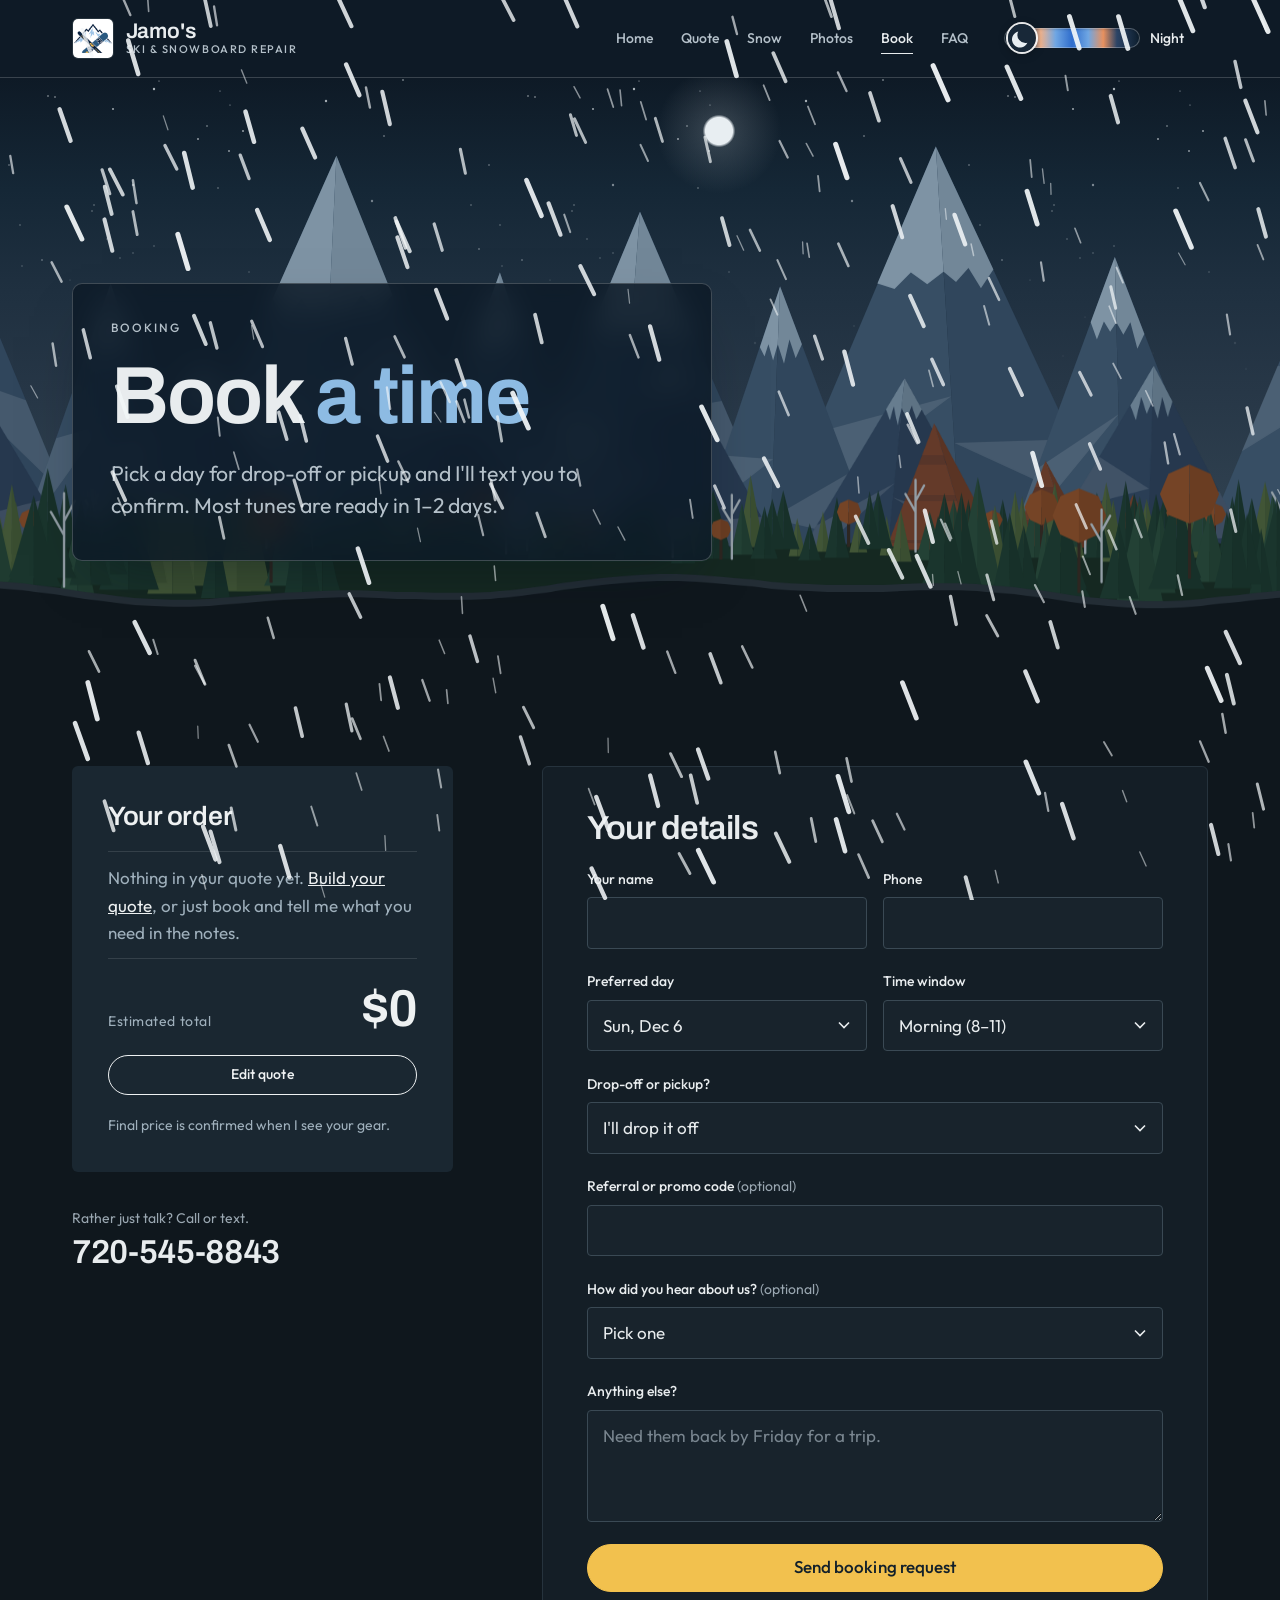
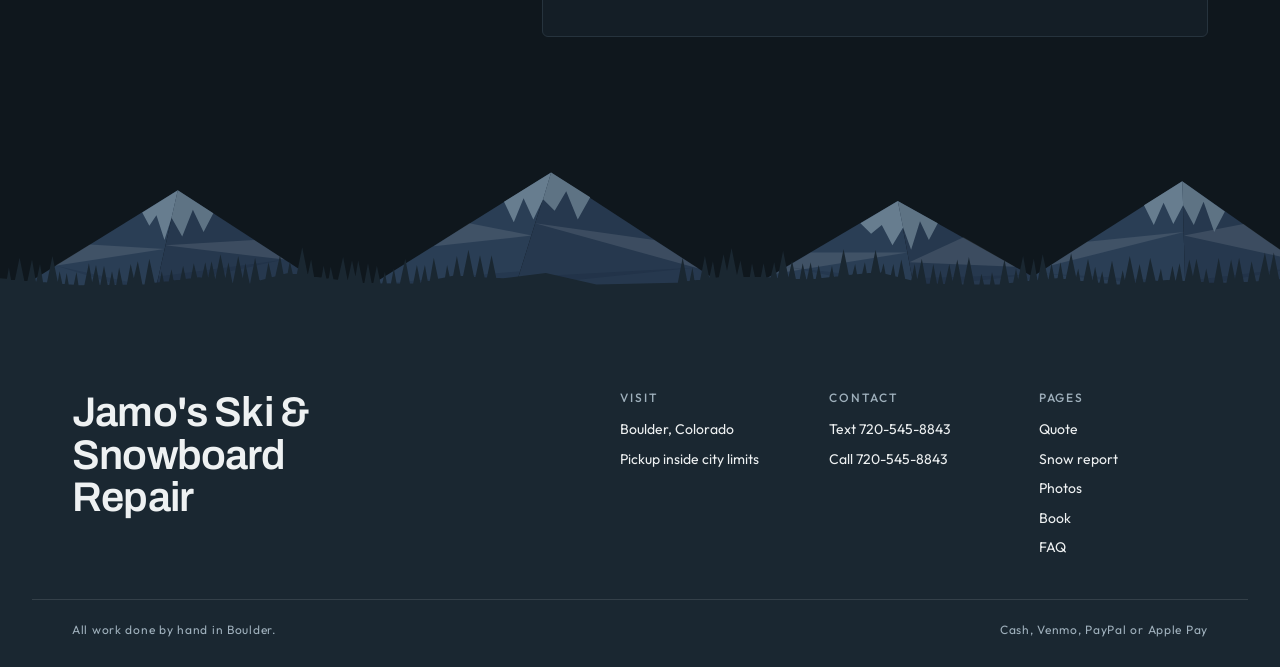
<file: book.html>
<!doctype html>
<html lang="en">
<head>
<meta charset="utf-8">
<meta name="viewport" content="width=device-width, initial-scale=1, viewport-fit=cover">
<title>Book a Tune | Jamo's Ski &amp; Snowboard Repair</title>
<meta name="claude:viewport-fit-sides" content="cover">
<meta name="description" content="Book ski or snowboard tuning in Boulder, CO. Drop off or get pickup inside city limits, and get a text to confirm your time.">
<link rel="canonical" href="https://jamoskiandboard.com/book.html">
<link rel="icon" type="image/png" href="images/favicon.png">
<link rel="apple-touch-icon" href="images/apple-touch-icon.png">
<meta property="og:site_name" content="Jamo's Ski &amp; Snowboard Repair">
<meta name="application-name" content="Jamo's Ski &amp; Snowboard Repair">
<meta property="og:title" content="Book a Tune | Jamo's Ski &amp; Snowboard Repair">
<meta property="og:description" content="Book ski or snowboard tuning in Boulder, CO. Drop off or get pickup inside city limits, and get a text to confirm your time.">
<meta property="og:image" content="https://jamoskiandboard.com/images/logo-banner-with-text-1200x628.jpg">
<meta property="og:url" content="https://jamoskiandboard.com/book.html">
<link rel="preconnect" href="https://fonts.googleapis.com">
<link rel="stylesheet" href="https://fonts.googleapis.com/css2?family=Archivo:wght@500..700&family=Outfit:wght@400;500;600&display=swap">
<link rel="stylesheet" href="assets/site.css">
<script src="assets/sky.js"></script>
</head>
<body>
<header class="site-header">
  <div class="wrap bar">
    <a class="brand" href="./"><img src="images/logo-mark.png" alt="" width="42" height="42"><span class="brand-name"><strong>Jamo's</strong><small>Ski &amp; Snowboard Repair</small></span></a>
    <nav class="nav" aria-label="Pages">
        <a href="./">Home</a>
        <a href="quote.html">Quote</a>
        <a href="snow.html">Snow</a>
        <a href="photos.html">Photos</a>
        <a href="book.html" aria-current="page">Book</a>
        <a href="./#faq">FAQ</a>
    </nav>
    <label class="sky-dial" title="Drag the sun to change the time of day"><span class="sr-only">Time of day</span><input type="range" id="sky-dial" min="0" max="200" value="100" aria-valuetext="Day"><span class="sky-name" aria-hidden="true">Day</span></label>
  </div>
</header>

<main>
  <section class="scene scene-sm">
  <header class="wrap page-head">
    <div class="head-card">
      <p class="eyebrow">Booking</p>
      <h1>Book <em>a time</em></h1>
      <p class="lede">Pick a day for drop-off or pickup and I'll text you to confirm. Most tunes are ready in 1–2 days.</p>
    </div>
  </header>
  <div class="range" aria-hidden="true">
<svg class="layer l-far" data-depth=".16" viewBox="-480 0 2400 720" preserveAspectRatio="xMidYMax slice" aria-hidden="true" focusable="false"><path class="far-l" d="M-460,720 -180,92 -200,720Z"/><path class="far-r" d="M-180,92 80,720 -200,720Z"/><path class="hi" d="M-275,304 -190,414 -324,414Z"/><path class="lo" d="M-386,553 -195,558 -196,593Z"/><path class="hi" d="M-69,360 -187,318 -19,481Z"/><path class="lo" d="M-19,480 -194,514 -196,582Z"/><path class="farcap-l" d="M-180,92 -260,271 -241,283 -222,246 -203,265 -185,237Z"/><path class="farcap-r" d="M-180,92 -185,237 -168,254 -151,231 -135,251 -118,242Z"/><path class="far-l" d="M1370,720 1640,76 1683,720Z"/><path class="far-r" d="M1640,76 1930,720 1683,720Z"/><path class="hi" d="M1539,316 1656,325 1493,426Z"/><path class="lo" d="M1457,512 1676,626 1678,650Z"/><path class="hi" d="M1769,363 1662,404 1821,479Z"/><path class="lo" d="M1854,551 1668,505 1671,552Z"/><path class="farcap-l" d="M1640,76 1576,229 1595,250 1614,236 1633,264 1652,253Z"/><path class="farcap-r" d="M1640,76 1652,253 1667,264 1683,240 1698,264 1714,240Z"/><path class="far-l" d="M30,720 330,46 300,720Z"/><path class="far-r" d="M330,46 600,720 300,720Z"/><path class="hi" d="M197,345 315,370 126,504Z"/><path class="lo" d="M95,573 308,533 304,625Z"/><path class="hi" d="M419,268 316,352 492,450Z"/><path class="lo" d="M502,476 307,566 305,599Z"/><path class="farcap-l" d="M330,46 248,230 266,255 285,230 303,255 321,235Z"/><path class="farcap-r" d="M330,46 321,235 342,252 362,225 382,245 402,225Z"/><path class="far-l" d="M810,720 1100,34 1143,720Z"/><path class="far-r" d="M1100,34 1420,720 1143,720Z"/><path class="hi" d="M945,402 1120,355 893,524Z"/><path class="lo" d="M922,456 1136,600 1139,647Z"/><path class="hi" d="M1275,410 1124,415 1320,505Z"/><path class="lo" d="M1323,512 1135,595 1137,621Z"/><path class="farcap-l" d="M1100,34 1025,210 1047,217 1068,196 1089,211 1110,195Z"/><path class="farcap-r" d="M1100,34 1110,195 1126,208 1142,190 1158,216 1174,192Z"/><path class="far-l" d="M470,720 720,118 674,720Z"/><path class="far-r" d="M720,118 980,720 674,720Z"/><path class="hi" d="M617,366 698,411 554,517Z"/><path class="lo" d="M519,603 680,639 678,662Z"/><path class="hi" d="M825,361 700,383 891,514Z"/><path class="lo" d="M938,623 688,532 685,580Z"/><path class="farcap-l" d="M720,118 660,262 672,281 685,260 697,272 709,262Z"/><path class="farcap-r" d="M720,118 709,262 729,282 748,265 768,290 787,274Z"/><path class="far-l" d="M-630,720 -430,214 -392,720Z"/><path class="far-r" d="M-430,214 -240,720 -392,720Z"/><path class="hi" d="M-525,453 -412,456 -564,553Z"/><path class="lo" d="M-584,603 -405,550 -399,630Z"/><path class="hi" d="M-336,464 -408,502 -297,569Z"/><path class="lo" d="M-297,567 -402,593 -399,623Z"/><path class="farcap-l" d="M-430,214 -463,298 -454,308 -444,290 -434,303 -425,284Z"/><path class="farcap-r" d="M-430,214 -425,284 -419,295 -414,284 -409,297 -404,284Z"/><path class="far-l" d="M-140,720 40,210 10,720Z"/><path class="far-r" d="M40,210 210,720 10,720Z"/><path class="hi" d="M-30,409 29,392 -77,541Z"/><path class="lo" d="M-96,594 20,560 17,604Z"/><path class="hi" d="M106,407 27,435 134,493Z"/><path class="lo" d="M178,624 13,668 12,686Z"/><path class="farcap-l" d="M40,210 11,291 17,304 24,284 30,307 36,281Z"/><path class="farcap-r" d="M40,210 36,281 43,294 50,281 57,307 64,282Z"/><path class="far-l" d="M350,720 540,196 542,720Z"/><path class="far-r" d="M540,196 720,720 542,720Z"/><path class="hi" d="M476,372 541,451 444,461Z"/><path class="lo" d="M401,580 542,665 542,690Z"/><path class="hi" d="M625,444 541,414 656,534Z"/><path class="lo" d="M656,532 542,638 542,667Z"/><path class="farcap-l" d="M540,196 507,287 515,307 524,273 532,302 540,276Z"/><path class="farcap-r" d="M540,196 540,276 547,298 553,268 560,295 566,273Z"/><path class="far-l" d="M730,720 900,214 880,720Z"/><path class="far-r" d="M900,214 1090,720 880,720Z"/><path class="hi" d="M827,431 891,436 802,505Z"/><path class="lo" d="M797,521 885,578 884,618Z"/><path class="hi" d="M990,453 888,512 1024,544Z"/><path class="lo" d="M1059,636 882,668 881,693Z"/><path class="farcap-l" d="M900,214 874,292 880,304 885,288 891,309 897,288Z"/><path class="farcap-r" d="M900,214 897,288 905,313 912,282 920,306 928,288Z"/><path class="far-l" d="M1130,720 1330,176 1343,720Z"/><path class="far-r" d="M1330,176 1540,720 1343,720Z"/><path class="hi" d="M1230,448 1335,378 1192,552Z"/><path class="lo" d="M1165,626 1341,636 1342,672Z"/><path class="hi" d="M1418,404 1335,391 1468,533Z"/><path class="lo" d="M1473,548 1341,639 1342,679Z"/><path class="farcap-l" d="M1330,176 1299,260 1307,282 1316,259 1324,272 1332,260Z"/><path class="farcap-r" d="M1330,176 1332,260 1341,276 1350,260 1359,294 1368,275Z"/><path class="far-l" d="M1660,720 1880,196 1846,720Z"/><path class="far-r" d="M1880,196 2100,720 1846,720Z"/><path class="hi" d="M1769,461 1860,508 1727,560Z"/><path class="lo" d="M1729,556 1853,608 1851,635Z"/><path class="hi" d="M1947,355 1860,507 2005,494Z"/><path class="lo" d="M2041,579 1850,659 1848,679Z"/><path class="farcap-l" d="M1880,196 1841,289 1849,303 1857,286 1866,302 1874,288Z"/><path class="farcap-r" d="M1880,196 1874,288 1884,304 1893,278 1903,293 1912,273Z"/></svg>
<svg class="layer l-mid" data-depth=".1" viewBox="-480 0 2400 720" preserveAspectRatio="xMidYMax slice" aria-hidden="true" focusable="false"><path class="mid-l" d="M-610,720 -400,334 -432,720Z"/><path class="mid-r" d="M-400,334 -200,720 -432,720Z"/><path class="hi" d="M-511,538 -414,503 -545,600Z"/><path class="lo" d="M-557,622 -428,672 -430,688Z"/><path class="hi" d="M-294,538 -415,518 -261,603Z"/><path class="lo" d="M-254,616 -421,587 -425,631Z"/><path class="midcap-l" d="M-400,334 -423,376 -418,388 -413,371 -408,396 -403,373Z"/><path class="midcap-r" d="M-400,334 -403,373 -396,395 -389,376 -381,400 -374,384Z"/><path class="mid-l" d="M-370,720 -140,350 -135,720Z"/><path class="mid-r" d="M-140,350 80,720 -135,720Z"/><path class="hi" d="M-254,534 -138,489 -296,601Z"/><path class="lo" d="M-292,595 -136,616 -135,661Z"/><path class="hi" d="M-46,508 -137,531 5,593Z"/><path class="lo" d="M42,656 -136,632 -135,665Z"/><path class="midcap-l" d="M-140,350 -168,394 -161,412 -153,390 -146,412 -139,395Z"/><path class="midcap-r" d="M-140,350 -139,395 -133,420 -126,390 -119,420 -112,397Z"/><path class="mid-l" d="M-70,720 160,330 201,720Z"/><path class="mid-r" d="M160,330 370,720 201,720Z"/><path class="hi" d="M76,472 180,521 12,581Z"/><path class="lo" d="M-26,646 188,597 191,626Z"/><path class="hi" d="M246,490 175,474 283,559Z"/><path class="lo" d="M290,571 193,649 197,680Z"/><path class="midcap-l" d="M160,330 129,382 138,400 147,376 156,399 164,372Z"/><path class="midcap-r" d="M160,330 164,372 170,399 176,374 181,403 187,380Z"/><path class="mid-l" d="M270,720 470,360 461,720Z"/><path class="mid-r" d="M470,360 700,720 461,720Z"/><path class="hi" d="M386,512 465,575 337,599Z"/><path class="lo" d="M342,591 463,633 462,664Z"/><path class="hi" d="M558,499 466,504 603,568Z"/><path class="lo" d="M650,641 464,596 463,641Z"/><path class="midcap-l" d="M470,360 446,402 452,421 458,396 463,409 469,397Z"/><path class="midcap-r" d="M470,360 469,397 476,424 483,393 489,426 496,401Z"/><path class="mid-l" d="M530,720 760,318 722,720Z"/><path class="mid-r" d="M760,318 980,720 722,720Z"/><path class="hi" d="M676,465 746,463 617,569Z"/><path class="lo" d="M606,586 734,592 730,634Z"/><path class="hi" d="M876,530 739,541 907,587Z"/><path class="lo" d="M900,574 726,672 725,690Z"/><path class="midcap-l" d="M760,318 731,369 737,388 743,361 750,374 756,360Z"/><path class="midcap-r" d="M760,318 756,360 763,385 769,355 776,383 783,360Z"/><path class="mid-l" d="M840,720 1060,352 1023,720Z"/><path class="mid-r" d="M1060,352 1260,720 1023,720Z"/><path class="hi" d="M947,541 1047,487 902,617Z"/><path class="lo" d="M903,615 1033,622 1030,658Z"/><path class="hi" d="M1166,548 1045,505 1192,595Z"/><path class="lo" d="M1206,621 1034,613 1032,638Z"/><path class="midcap-l" d="M1060,352 1036,392 1041,406 1046,388 1051,413 1056,390Z"/><path class="midcap-r" d="M1060,352 1056,390 1063,405 1069,387 1075,405 1082,392Z"/><path class="mid-l" d="M1150,720 1380,336 1367,720Z"/><path class="mid-r" d="M1380,336 1580,720 1367,720Z"/><path class="hi" d="M1310,453 1374,494 1269,521Z"/><path class="lo" d="M1200,637 1369,639 1369,659Z"/><path class="hi" d="M1464,497 1372,560 1495,557Z"/><path class="lo" d="M1541,645 1370,627 1369,659Z"/><path class="midcap-l" d="M1380,336 1350,387 1357,406 1364,376 1371,398 1378,381Z"/><path class="midcap-r" d="M1380,336 1378,381 1385,404 1391,376 1398,402 1404,382Z"/><path class="mid-l" d="M1430,720 1650,344 1641,720Z"/><path class="mid-r" d="M1650,344 1880,720 1641,720Z"/><path class="hi" d="M1565,489 1647,481 1528,553Z"/><path class="lo" d="M1514,576 1642,658 1642,675Z"/><path class="hi" d="M1728,472 1647,484 1792,576Z"/><path class="lo" d="M1838,651 1642,651 1642,671Z"/><path class="midcap-l" d="M1650,344 1626,386 1631,398 1637,382 1643,400 1649,386Z"/><path class="midcap-r" d="M1650,344 1649,386 1656,412 1663,380 1670,407 1677,389Z"/><path class="mid-l" d="M1680,720 1900,322 1875,720Z"/><path class="mid-r" d="M1900,322 2120,720 1875,720Z"/><path class="hi" d="M1781,537 1889,492 1748,596Z"/><path class="lo" d="M1768,561 1882,619 1879,653Z"/><path class="hi" d="M1994,491 1890,481 2038,572Z"/><path class="lo" d="M2032,561 1882,607 1881,633Z"/><path class="midcap-l" d="M1900,322 1874,368 1880,382 1886,364 1892,384 1897,363Z"/><path class="midcap-r" d="M1900,322 1897,363 1904,382 1910,357 1916,384 1923,363Z"/><path class="rock-l" d="M1010,640 1098,410 1165,640Z"/><path class="rock-r" d="M1098,410 1220,640 1165,640Z"/><path class="lo" d="M1041,560 1142,560 1143,564 1039,564ZM1063,502 1125,502 1127,510 1060,510ZM1082,451 1110,451 1114,463 1078,463Z"/><path class="rock-l" d="M1165,648 1241,458 1298,648Z"/><path class="rock-r" d="M1241,458 1345,648 1298,648Z"/><path class="lo" d="M1191,582 1278,582 1279,585 1190,585ZM1210,534 1264,534 1266,541 1208,541ZM1227,492 1251,492 1254,502 1223,502Z"/><path class="rock-l" d="M1290,652 1353,502 1401,652Z"/><path class="rock-r" d="M1353,502 1440,652 1401,652Z"/><path class="lo" d="M1312,600 1384,600 1385,603 1311,603ZM1328,562 1372,562 1374,567 1326,567ZM1342,529 1362,529 1364,536 1339,536Z"/></svg>
<svg class="layer l-forest" data-depth=".04" viewBox="-480 0 2400 720" preserveAspectRatio="xMidYMax slice" aria-hidden="true" focusable="false"><path class="floor" d="M-480,720L-480,592 -396,586 -340,598 -292,592 -220,579 -138,596 -67,593 14,581 80,588 162,594 243,590 328,592 402,583 444,581 502,580 584,589 655,591 729,588 769,594 847,588 913,591 957,593 1009,579 1063,593 1113,593 1202,588 1261,588 1335,593 1406,591 1450,581 1502,593 1558,589 1598,579 1652,591 1726,592 1781,588 1844,587 1890,596 1920,588L1920,720Z"/><path class="tc-l" d="M-470,562 -478,608 -470,608ZM-307,534 -323,609 -307,609ZM-290,513 -307,593 -290,593ZM-280,537 -292,606 -280,606ZM-254,537 -266,597 -254,597ZM-244,545 -255,595 -244,595ZM-229,497 -246,585 -229,585ZM-214,530 -224,585 -214,585ZM-175,536 -187,599 -175,599ZM-112,507 -132,596 -112,596ZM-82,530 -96,608 -82,608ZM195,513 176,600 195,600ZM403,534 391,584 403,584ZM422,533 412,585 422,585ZM610,544 600,591 610,591ZM620,527 608,592 620,592ZM791,548 781,603 791,603ZM862,497 845,589 862,589ZM922,552 911,601 922,601ZM955,543 945,595 955,595ZM1001,544 989,596 1001,596ZM1037,549 1028,600 1037,600ZM1055,541 1042,608 1055,608ZM1202,517 1188,592 1202,592ZM1211,524 1197,602 1211,602ZM1253,506 1236,596 1253,596ZM1281,557 1271,603 1281,603ZM1319,506 1301,593 1319,593ZM1328,528 1314,608 1328,608ZM1371,527 1353,604 1371,604ZM1425,528 1410,603 1425,603ZM1523,505 1503,595 1523,595ZM1554,528 1541,603 1554,603ZM1644,518 1626,602 1644,602ZM1700,509 1680,600 1700,600ZM1789,548 1777,602 1789,602Z"/><path class="tc-r" d="M-470,562 -462,608 -470,608ZM-307,534 -292,609 -307,609ZM-290,513 -274,593 -290,593ZM-280,537 -268,606 -280,606ZM-254,537 -241,597 -254,597ZM-244,545 -232,595 -244,595ZM-229,497 -212,585 -229,585ZM-214,530 -205,585 -214,585ZM-175,536 -162,599 -175,599ZM-112,507 -92,596 -112,596ZM-82,530 -68,608 -82,608ZM195,513 215,600 195,600ZM403,534 414,584 403,584ZM422,533 433,585 422,585ZM610,544 619,591 610,591ZM620,527 631,592 620,592ZM791,548 801,603 791,603ZM862,497 879,589 862,589ZM922,552 933,601 922,601ZM955,543 965,595 955,595ZM1001,544 1012,596 1001,596ZM1037,549 1046,600 1037,600ZM1055,541 1069,608 1055,608ZM1202,517 1215,592 1202,592ZM1211,524 1225,602 1211,602ZM1253,506 1269,596 1253,596ZM1281,557 1291,603 1281,603ZM1319,506 1338,593 1319,593ZM1328,528 1342,608 1328,608ZM1371,527 1389,604 1371,604ZM1425,528 1440,603 1425,603ZM1523,505 1544,595 1523,595ZM1554,528 1568,603 1554,603ZM1644,518 1661,602 1644,602ZM1700,509 1720,600 1700,600ZM1789,548 1800,602 1789,602Z"/><path class="tb-l" d="M-456,517 -472,608 -456,608ZM-399,514 -414,585 -399,585ZM-399,531 -417,593 -399,593ZM-389,532 -402,593 -389,593ZM-370,548 -378,595 -370,595ZM-356,539 -373,605 -356,605ZM-356,555 -376,612 -356,612ZM-338,554 -348,603 -338,603ZM43,512 29,589 43,589ZM59,536 48,592 59,592ZM59,550 46,599 59,599ZM88,512 74,576 88,576ZM88,530 71,585 88,585ZM88,547 69,593 88,593ZM102,537 90,593 102,593ZM132,544 123,583 132,583ZM132,555 121,588 132,588ZM132,566 119,593 132,593ZM167,536 153,596 167,596ZM167,551 151,603 167,603ZM207,514 192,581 207,581ZM207,533 189,590 207,590ZM207,551 187,598 207,598ZM269,516 252,595 269,595ZM269,536 249,604 269,604ZM289,544 276,596 289,596ZM289,557 273,602 289,602ZM337,540 324,598 337,598ZM356,509 338,592 356,592ZM371,532 358,580 371,580ZM371,545 356,586 371,586ZM371,558 354,592 371,592ZM391,533 377,594 391,594ZM508,518 496,578 508,578ZM508,533 494,585 508,585ZM564,542 553,598 564,598ZM594,520 576,604 594,604ZM669,551 660,593 669,593ZM669,561 658,597 669,597ZM803,529 789,599 803,599ZM851,533 838,592 851,592ZM851,548 836,599 851,599ZM1092,543 1078,593 1092,593ZM1092,557 1075,600 1092,600ZM1092,571 1073,606 1092,606ZM1123,528 1108,584 1123,584ZM1123,543 1105,591 1123,591ZM1123,559 1103,598 1123,598ZM1227,521 1209,603 1227,603ZM1271,519 1259,589 1271,589ZM1443,510 1423,595 1443,595ZM1533,518 1518,607 1533,607ZM1564,546 1554,596 1564,596ZM1564,558 1552,601 1564,601ZM1574,531 1560,578 1574,578ZM1574,544 1558,584 1574,584ZM1574,557 1556,590 1574,590ZM1619,526 1606,599 1619,599ZM1716,533 1701,585 1716,585ZM1716,548 1699,591 1716,591ZM1716,562 1696,598 1716,598ZM1819,537 1807,581 1819,581ZM1819,549 1805,587 1819,587ZM1819,561 1803,592 1819,592ZM1830,533 1818,585 1830,585ZM1830,546 1816,590 1830,590ZM1851,504 1831,586 1851,586ZM1851,524 1828,596 1851,596ZM1877,508 1859,577 1877,577ZM1877,527 1856,585 1877,585ZM1877,546 1852,594 1877,594Z"/><path class="tb-r" d="M-456,517 -439,608 -456,608ZM-399,514 -384,585 -399,585ZM-399,531 -381,593 -399,593ZM-389,532 -375,593 -389,593ZM-370,548 -361,595 -370,595ZM-356,539 -340,605 -356,605ZM-356,555 -337,612 -356,612ZM-338,554 -328,603 -338,603ZM43,512 57,589 43,589ZM59,536 71,592 59,592ZM59,550 73,599 59,599ZM88,512 102,576 88,576ZM88,530 105,585 88,585ZM88,547 107,593 88,593ZM102,537 115,593 102,593ZM132,544 142,583 132,583ZM132,555 144,588 132,588ZM132,566 146,593 132,593ZM167,536 182,596 167,596ZM167,551 184,603 167,603ZM207,514 221,581 207,581ZM207,533 224,590 207,590ZM207,551 227,598 207,598ZM269,516 286,595 269,595ZM269,536 289,604 269,604ZM289,544 302,596 289,596ZM289,557 304,602 289,602ZM337,540 349,598 337,598ZM356,509 374,592 356,592ZM371,532 385,580 371,580ZM371,545 387,586 371,586ZM371,558 389,592 371,592ZM391,533 404,594 391,594ZM508,518 519,578 508,578ZM508,533 522,585 508,585ZM564,542 574,598 564,598ZM594,520 612,604 594,604ZM669,551 679,593 669,593ZM669,561 681,597 669,597ZM803,529 816,599 803,599ZM851,533 864,592 851,592ZM851,548 867,599 851,599ZM1092,543 1107,593 1092,593ZM1092,557 1109,600 1092,600ZM1092,571 1112,606 1092,606ZM1123,528 1137,584 1123,584ZM1123,543 1140,591 1123,591ZM1123,559 1142,598 1123,598ZM1227,521 1245,603 1227,603ZM1271,519 1284,589 1271,589ZM1443,510 1462,595 1443,595ZM1533,518 1549,607 1533,607ZM1564,546 1575,596 1564,596ZM1564,558 1577,601 1564,601ZM1574,531 1587,578 1574,578ZM1574,544 1589,584 1574,584ZM1574,557 1592,590 1574,590ZM1619,526 1632,599 1619,599ZM1716,533 1730,585 1716,585ZM1716,548 1733,591 1716,591ZM1716,562 1735,598 1716,598ZM1819,537 1831,581 1819,581ZM1819,549 1833,587 1819,587ZM1819,561 1835,592 1819,592ZM1830,533 1842,585 1830,585ZM1830,546 1844,590 1830,590ZM1851,504 1870,586 1851,586ZM1851,524 1874,596 1851,596ZM1877,508 1895,577 1877,577ZM1877,527 1898,585 1877,585ZM1877,546 1901,594 1877,594Z"/><path class="ta-l" d="M-446,511 -464,591 -446,591ZM-430,541 -443,600 -430,600ZM-416,539 -427,597 -416,597ZM-416,553 -429,603 -416,603ZM-326,531 -341,594 -326,594ZM-326,547 -344,601 -326,601ZM-202,515 -218,580 -202,580ZM-202,531 -221,587 -202,587ZM-189,543 -200,599 -189,599ZM-157,557 -167,597 -157,597ZM-157,568 -168,602 -157,602ZM-157,579 -170,607 -157,607ZM-143,527 -158,604 -143,604ZM-143,546 -161,612 -143,612ZM-92,547 -101,588 -92,588ZM-92,558 -103,593 -92,593ZM-92,570 -105,598 -92,598ZM-45,541 -58,589 -45,589ZM-45,554 -60,595 -45,595ZM-45,568 -62,601 -45,601ZM-29,549 -39,589 -29,589ZM-29,560 -41,595 -29,595ZM-29,571 -42,600 -29,600ZM-18,508 -32,582 -18,582ZM-18,526 -35,590 -18,590ZM2,527 -10,588 2,588ZM76,541 66,597 76,597ZM122,530 111,581 122,581ZM122,544 109,587 122,587ZM122,558 107,594 122,594ZM151,515 134,607 151,607ZM186,544 174,604 186,604ZM186,559 172,611 186,611ZM221,509 204,580 221,580ZM221,529 201,589 221,589ZM221,548 198,598 221,598ZM257,543 247,591 257,591ZM317,509 300,584 317,584ZM317,527 297,593 317,593ZM381,508 366,573 381,573ZM381,526 363,581 381,581ZM381,544 360,589 381,589ZM439,509 420,586 439,586ZM439,528 417,594 439,594ZM451,528 439,591 451,591ZM473,524 462,582 473,582ZM489,515 477,575 489,575ZM489,530 475,582 489,582ZM531,515 517,578 531,578ZM531,530 514,585 531,585ZM634,538 622,595 634,595ZM634,552 620,602 634,602ZM687,547 677,593 687,593ZM700,538 688,605 700,605ZM715,512 697,591 715,591ZM715,531 694,600 715,600ZM732,529 720,591 732,591ZM742,516 727,599 742,599ZM775,535 760,610 775,610ZM814,516 795,586 814,586ZM814,535 791,595 814,595ZM814,555 788,604 814,604ZM880,537 865,597 880,597ZM880,551 862,604 880,604ZM890,527 876,579 890,579ZM890,541 873,586 890,586ZM890,556 870,592 890,592ZM904,516 888,584 904,584ZM904,533 884,592 904,592ZM938,559 927,597 938,597ZM938,569 925,601 938,601ZM938,580 923,606 938,606ZM973,525 959,595 973,595ZM973,542 957,603 973,603ZM1015,517 1001,592 1015,592ZM1026,516 1010,583 1026,583ZM1026,532 1007,591 1026,591ZM1103,549 1094,589 1103,589ZM1103,560 1092,594 1103,594ZM1103,571 1091,599 1103,599ZM1142,528 1127,599 1142,599ZM1142,545 1125,607 1142,607ZM1158,529 1145,598 1158,598ZM1186,528 1174,584 1186,584ZM1186,542 1172,591 1186,591ZM1307,519 1290,603 1307,603ZM1344,504 1328,596 1344,596ZM1355,520 1336,600 1355,600ZM1355,540 1333,609 1355,609ZM1383,521 1364,608 1383,608ZM1394,523 1375,591 1394,591ZM1394,541 1371,599 1394,599ZM1394,560 1368,608 1394,608ZM1474,543 1464,597 1474,597ZM1489,502 1474,593 1489,593ZM1506,526 1492,588 1506,588ZM1506,543 1490,596 1506,596ZM1506,560 1488,604 1506,604ZM1588,523 1572,597 1588,597ZM1602,532 1589,594 1602,594ZM1634,512 1620,584 1634,584ZM1634,530 1617,593 1634,593ZM1663,528 1650,601 1663,601ZM1726,560 1717,603 1726,603ZM1726,571 1715,608 1726,608ZM1772,534 1759,589 1772,589ZM1772,547 1756,595 1772,595ZM1841,539 1831,582 1841,582ZM1841,551 1829,588 1841,588ZM1841,563 1827,593 1841,593ZM1863,505 1847,584 1863,584ZM1863,524 1844,593 1863,593ZM1897,552 1887,595 1897,595ZM1897,563 1885,599 1897,599Z"/><path class="ta-r" d="M-446,511 -428,591 -446,591ZM-430,541 -418,600 -430,600ZM-416,539 -405,597 -416,597ZM-416,553 -403,603 -416,603ZM-326,531 -311,594 -326,594ZM-326,547 -308,601 -326,601ZM-202,515 -187,580 -202,580ZM-202,531 -184,587 -202,587ZM-189,543 -179,599 -189,599ZM-157,557 -147,597 -157,597ZM-157,568 -146,602 -157,602ZM-157,579 -144,607 -157,607ZM-143,527 -128,604 -143,604ZM-143,546 -125,612 -143,612ZM-92,547 -83,588 -92,588ZM-92,558 -81,593 -92,593ZM-92,570 -80,598 -92,598ZM-45,541 -33,589 -45,589ZM-45,554 -31,595 -45,595ZM-45,568 -28,601 -45,601ZM-29,549 -20,589 -29,589ZM-29,560 -18,595 -29,595ZM-29,571 -16,600 -29,600ZM-18,508 -4,582 -18,582ZM-18,526 -2,590 -18,590ZM2,527 14,588 2,588ZM76,541 87,597 76,597ZM122,530 133,581 122,581ZM122,544 135,587 122,587ZM122,558 137,594 122,594ZM151,515 169,607 151,607ZM186,544 197,604 186,604ZM186,559 199,611 186,611ZM221,509 238,580 221,580ZM221,529 241,589 221,589ZM221,548 244,598 221,598ZM257,543 268,591 257,591ZM317,509 334,584 317,584ZM317,527 337,593 317,593ZM381,508 397,573 381,573ZM381,526 400,581 381,581ZM381,544 403,589 381,589ZM439,509 457,586 439,586ZM439,528 460,594 439,594ZM451,528 462,591 451,591ZM473,524 485,582 473,582ZM489,515 501,575 489,575ZM489,530 503,582 489,582ZM531,515 544,578 531,578ZM531,530 547,585 531,585ZM634,538 647,595 634,595ZM634,552 649,602 634,602ZM687,547 696,593 687,593ZM700,538 712,605 700,605ZM715,512 733,591 715,591ZM715,531 736,600 715,600ZM732,529 745,591 732,591ZM742,516 758,599 742,599ZM775,535 791,610 775,610ZM814,516 834,586 814,586ZM814,535 837,595 814,595ZM814,555 841,604 814,604ZM880,537 894,597 880,597ZM880,551 897,604 880,604ZM890,527 904,579 890,579ZM890,541 907,586 890,586ZM890,556 909,592 890,592ZM904,516 921,584 904,584ZM904,533 925,592 904,592ZM938,559 949,597 938,597ZM938,569 951,601 938,601ZM938,580 953,606 938,606ZM973,525 986,595 973,595ZM973,542 989,603 973,603ZM1015,517 1029,592 1015,592ZM1026,516 1042,583 1026,583ZM1026,532 1045,591 1026,591ZM1103,549 1112,589 1103,589ZM1103,560 1114,594 1103,594ZM1103,571 1115,599 1103,599ZM1142,528 1156,599 1142,599ZM1142,545 1159,607 1142,607ZM1158,529 1170,598 1158,598ZM1186,528 1198,584 1186,584ZM1186,542 1201,591 1186,591ZM1307,519 1324,603 1307,603ZM1344,504 1361,596 1344,596ZM1355,520 1374,600 1355,600ZM1355,540 1377,609 1355,609ZM1383,521 1402,608 1383,608ZM1394,523 1413,591 1394,591ZM1394,541 1417,599 1394,599ZM1394,560 1420,608 1394,608ZM1474,543 1483,597 1474,597ZM1489,502 1505,593 1489,593ZM1506,526 1520,588 1506,588ZM1506,543 1522,596 1506,596ZM1506,560 1525,604 1506,604ZM1588,523 1604,597 1588,597ZM1602,532 1615,594 1602,594ZM1634,512 1647,584 1634,584ZM1634,530 1650,593 1634,593ZM1663,528 1677,601 1663,601ZM1726,560 1735,603 1726,603ZM1726,571 1736,608 1726,608ZM1772,534 1786,589 1772,589ZM1772,547 1788,595 1772,595ZM1841,539 1851,582 1841,582ZM1841,551 1852,588 1841,588ZM1841,563 1854,593 1841,593ZM1863,505 1879,584 1863,584ZM1863,524 1882,593 1863,593ZM1897,552 1906,595 1897,595ZM1897,563 1908,599 1897,599Z"/><path class="trunk" d="M-128,611 -128,561 -124,561 -124,611ZM-67,592 -67,554 -63,554 -63,592ZM460,585 460,541 464,541 464,585ZM518,583 518,528 522,528 522,583ZM649,598 649,562 653,562 653,598ZM822,605 822,567 826,567 826,605ZM986,589 986,544 990,544 990,589ZM1171,590 1171,554 1175,554 1175,590ZM1234,602 1234,538 1238,538 1238,602ZM1411,593 1411,545 1415,545 1415,593ZM1456,588 1456,547 1460,547 1460,588ZM1754,598 1754,546 1758,546 1758,598ZM1904,596 1904,533 1908,533 1908,596Z"/><path class="td-l" d="M-126,544 -126,579 -139,574 -144,561 -139,549ZM-65,541 -65,567 -74,563 -78,554 -74,545ZM462,526 462,556 451,552 447,541 451,530ZM520,509 520,548 506,542 500,528 506,515ZM651,550 651,575 642,571 638,562 642,553ZM824,553 824,580 814,576 810,567 814,557ZM988,528 988,560 977,555 973,544 977,533ZM1173,542 1173,567 1164,563 1161,554 1164,546ZM1236,515 1236,561 1221,554 1214,538 1221,522ZM1413,529 1413,562 1401,557 1396,545 1401,534ZM1458,533 1458,562 1448,557 1444,547 1448,537ZM1756,528 1756,564 1743,559 1738,546 1743,533ZM1906,511 1906,555 1890,549 1884,533 1890,517Z"/><path class="td-r" d="M-126,544 -114,549 -109,561 -114,574 -126,579ZM-65,541 -55,545 -51,554 -55,563 -65,567ZM462,526 473,530 477,541 473,552 462,556ZM520,509 533,515 539,528 533,542 520,548ZM651,550 660,553 663,562 660,571 651,575ZM824,553 833,557 837,567 833,576 824,580ZM988,528 1000,533 1004,544 1000,555 988,560ZM1173,542 1182,546 1186,554 1182,563 1173,567ZM1236,515 1252,522 1259,538 1252,554 1236,561ZM1413,529 1425,534 1430,545 1425,557 1413,562ZM1458,533 1468,537 1473,547 1468,557 1458,562ZM1756,528 1769,533 1775,546 1769,559 1756,564ZM1906,511 1921,517 1928,533 1921,549 1906,555Z"/><path class="te" d="M-266,594L-266,534M-266,561L-274,546M-266,552L-259,539M17,582L17,517M17,546L8,530M17,536L24,522M29,583L29,514M29,545L19,528M29,535L37,519M240,590L240,525M240,555L231,538M240,545L248,531M298,605L298,516M298,556L285,534M298,543L308,523M548,597L548,551M548,572L542,560M548,565L554,555M575,593L575,519M575,552L565,534M575,541L584,525M762,602L762,553M762,575L755,563M762,568L768,557M838,604L838,522M838,559L826,539M838,547L848,529M1074,595L1074,503M1074,544L1061,521M1074,530L1085,510M1292,597L1292,528M1292,559L1283,542M1292,549L1301,533M1544,591L1544,501M1544,541L1532,519M1544,528L1555,508M1683,596L1683,542M1683,566L1675,553M1683,558L1689,546M1745,599L1745,536M1745,565L1736,549M1745,555L1752,541M1801,592L1801,531M1801,558L1792,543M1801,549L1808,536"/><path class="tc-l" d="M-304,543 -325,648 -304,648ZM-198,490 -234,646 -198,646ZM-141,531 -167,654 -141,654ZM-87,508 -115,653 -87,653ZM90,517 69,635 90,635ZM119,505 87,649 119,649ZM147,500 122,639 147,639ZM202,517 176,646 202,646ZM220,521 194,646 220,646ZM1176,535 1155,644 1176,644ZM1716,532 1688,656 1716,656ZM1880,518 1849,663 1880,663ZM1909,545 1890,641 1909,641Z"/><path class="tc-r" d="M-304,543 -283,648 -304,648ZM-198,490 -163,646 -198,646ZM-141,531 -115,654 -141,654ZM-87,508 -60,653 -87,653ZM90,517 112,635 90,635ZM119,505 150,649 119,649ZM147,500 171,639 147,639ZM202,517 227,646 202,646ZM220,521 246,646 220,646ZM1176,535 1197,644 1176,644ZM1716,532 1744,656 1716,656ZM1880,518 1911,663 1880,663ZM1909,545 1928,641 1909,641Z"/><path class="tb-l" d="M-279,528 -307,642 -279,642ZM-279,556 -311,655 -279,655ZM-239,515 -258,624 -239,624ZM-218,493 -246,632 -218,632ZM-114,503 -141,625 -114,625ZM-114,533 -146,639 -114,639ZM-3,549 -26,650 -3,650ZM269,517 245,615 269,615ZM269,544 241,627 269,627ZM269,571 237,639 269,639ZM1154,499 1126,632 1154,632ZM1154,532 1121,647 1154,647ZM1241,551 1225,644 1241,644ZM1362,524 1332,660 1362,660ZM1389,540 1369,648 1389,648ZM1452,539 1432,615 1452,615ZM1452,560 1429,624 1452,624ZM1452,581 1425,634 1452,634ZM1642,531 1617,648 1642,648ZM1672,524 1646,630 1672,630ZM1672,553 1642,643 1672,643ZM1672,582 1637,657 1672,657ZM1795,528 1775,629 1795,629Z"/><path class="tb-r" d="M-279,528 -252,642 -279,642ZM-279,556 -247,655 -279,655ZM-239,515 -221,624 -239,624ZM-218,493 -189,632 -218,632ZM-114,503 -87,625 -114,625ZM-114,533 -82,639 -114,639ZM-3,549 19,650 -3,650ZM269,517 293,615 269,615ZM269,544 297,627 269,627ZM269,571 302,639 269,639ZM1154,499 1183,632 1154,632ZM1154,532 1188,647 1154,647ZM1241,551 1258,644 1241,644ZM1362,524 1392,660 1362,660ZM1389,540 1408,648 1389,648ZM1452,539 1471,615 1452,615ZM1452,560 1475,624 1452,624ZM1452,581 1478,634 1452,634ZM1642,531 1667,648 1642,648ZM1672,524 1697,630 1672,630ZM1672,553 1702,643 1672,643ZM1672,582 1706,657 1672,657ZM1795,528 1816,629 1795,629Z"/><path class="ta-l" d="M-445,514 -475,625 -445,625ZM-445,544 -480,639 -445,639ZM-445,575 -485,653 -445,653ZM-427,533 -452,641 -427,641ZM-401,513 -430,634 -401,634ZM-401,543 -435,648 -401,648ZM-378,530 -405,636 -378,636ZM-378,556 -409,648 -378,648ZM-351,523 -373,622 -351,622ZM-351,550 -377,634 -351,634ZM-351,577 -380,647 -351,647ZM-332,502 -364,658 -332,658ZM-260,530 -286,624 -260,624ZM-260,555 -290,635 -260,635ZM-260,581 -295,647 -260,647ZM-169,536 -190,658 -169,658ZM-59,523 -86,616 -59,616ZM-59,549 -91,628 -59,628ZM-59,574 -95,640 -59,640ZM-41,488 -68,601 -41,601ZM-41,519 -72,615 -41,615ZM-41,550 -77,629 -41,629ZM14,525 -9,626 14,626ZM14,550 -13,638 14,638ZM39,533 20,615 39,615ZM39,553 16,624 39,624ZM63,494 31,629 63,629ZM63,527 25,644 63,644ZM174,555 156,654 174,654ZM286,515 263,650 286,650ZM312,546 289,648 312,648ZM312,571 285,659 312,659ZM1111,520 1089,615 1111,615ZM1111,546 1085,627 1111,627ZM1111,573 1081,639 1111,639ZM1133,519 1109,633 1133,633ZM1133,547 1105,646 1133,646ZM1195,545 1176,633 1195,633ZM1195,566 1173,643 1195,643ZM1213,561 1194,638 1213,638ZM1213,582 1191,647 1213,647ZM1213,603 1187,657 1213,657ZM1260,523 1231,629 1260,629ZM1260,552 1226,642 1260,642ZM1260,581 1221,655 1260,655ZM1335,559 1314,647 1335,647ZM1335,580 1310,656 1335,656ZM1409,508 1382,616 1409,616ZM1409,538 1378,629 1409,629ZM1409,567 1373,643 1409,643ZM1481,524 1461,631 1481,631ZM1481,550 1457,642 1481,642ZM1500,546 1485,619 1500,619ZM1500,566 1482,628 1500,628ZM1500,586 1479,637 1500,637ZM1518,565 1501,661 1518,661ZM1538,526 1511,636 1538,636ZM1538,553 1506,648 1538,648ZM1565,499 1537,619 1565,619ZM1565,532 1532,634 1565,634ZM1565,565 1527,649 1565,649ZM1591,480 1556,635 1591,635ZM1698,544 1678,625 1698,625ZM1698,566 1675,635 1698,635ZM1698,589 1671,646 1698,646ZM1743,537 1720,625 1743,625ZM1743,561 1716,636 1743,636ZM1743,586 1712,648 1743,648ZM1817,516 1788,635 1817,635ZM1817,545 1782,648 1817,648ZM1842,528 1820,637 1842,637Z"/><path class="ta-r" d="M-445,514 -416,625 -445,625ZM-445,544 -411,639 -445,639ZM-445,575 -405,653 -445,653ZM-427,533 -403,641 -427,641ZM-401,513 -371,634 -401,634ZM-401,543 -366,648 -401,648ZM-378,530 -352,636 -378,636ZM-378,556 -347,648 -378,648ZM-351,523 -330,622 -351,622ZM-351,550 -326,634 -351,634ZM-351,577 -322,647 -351,647ZM-332,502 -301,658 -332,658ZM-260,530 -235,624 -260,624ZM-260,555 -231,635 -260,635ZM-260,581 -226,647 -260,647ZM-169,536 -147,658 -169,658ZM-59,523 -33,616 -59,616ZM-59,549 -28,628 -59,628ZM-59,574 -23,640 -59,640ZM-41,488 -14,601 -41,601ZM-41,519 -9,615 -41,615ZM-41,550 -4,629 -41,629ZM14,525 37,626 14,626ZM14,550 41,638 14,638ZM39,533 58,615 39,615ZM39,553 61,624 39,624ZM63,494 96,629 63,629ZM63,527 102,644 63,644ZM174,555 193,654 174,654ZM286,515 309,650 286,650ZM312,546 334,648 312,648ZM312,571 339,659 312,659ZM1111,520 1134,615 1111,615ZM1111,546 1138,627 1111,627ZM1111,573 1142,639 1111,639ZM1133,519 1156,633 1133,633ZM1133,547 1161,646 1133,646ZM1195,545 1214,633 1195,633ZM1195,566 1217,643 1195,643ZM1213,561 1231,638 1213,638ZM1213,582 1235,647 1213,647ZM1213,603 1238,657 1213,657ZM1260,523 1289,629 1260,629ZM1260,552 1294,642 1260,642ZM1260,581 1299,655 1260,655ZM1335,559 1357,647 1335,647ZM1335,580 1361,656 1335,656ZM1409,508 1436,616 1409,616ZM1409,538 1441,629 1409,629ZM1409,567 1446,643 1409,643ZM1481,524 1502,631 1481,631ZM1481,550 1506,642 1481,642ZM1500,546 1516,619 1500,619ZM1500,566 1519,628 1500,628ZM1500,586 1522,637 1500,637ZM1518,565 1535,661 1518,661ZM1538,526 1565,636 1538,636ZM1538,553 1570,648 1538,648ZM1565,499 1593,619 1565,619ZM1565,532 1598,634 1565,634ZM1565,565 1603,649 1565,649ZM1591,480 1626,635 1591,635ZM1698,544 1717,625 1698,625ZM1698,566 1721,635 1698,635ZM1698,589 1724,646 1698,646ZM1743,537 1766,625 1743,625ZM1743,561 1770,636 1743,636ZM1743,586 1774,648 1743,648ZM1817,516 1845,635 1817,635ZM1817,545 1851,648 1817,648ZM1842,528 1864,637 1842,637Z"/><path class="trunk" d="M244,635 244,551 248,551 248,635ZM1282,648 1282,549 1286,549 1286,648ZM1424,630 1424,521 1428,521 1428,630ZM1767,654 1767,570 1771,570 1771,654ZM1860,635 1860,522 1864,522 1864,635Z"/><path class="td-l" d="M246,522 246,581 226,572 217,551 226,531ZM1284,514 1284,584 1260,573 1250,549 1260,524ZM1426,483 1426,559 1399,548 1388,521 1399,495ZM1769,541 1769,599 1748,591 1740,570 1748,549ZM1862,483 1862,562 1834,550 1823,522 1834,494Z"/><path class="td-r" d="M246,522 267,531 275,551 267,572 246,581ZM1284,514 1309,524 1319,549 1309,573 1284,584ZM1426,483 1453,495 1464,521 1453,548 1426,559ZM1769,541 1790,549 1799,570 1790,591 1769,599ZM1862,483 1890,494 1902,522 1890,550 1862,562Z"/><path class="te" d="M-474,657L-474,520M-474,582L-493,548M-474,561L-457,531M-20,640L-20,520M-20,574L-37,544M-20,556L-6,530M1313,634L1313,541M1313,583L1300,560M1313,569L1324,549M1617,624L1617,533M1617,574L1604,551M1617,560L1628,540"/></svg>
<svg class="layer l-snow" data-depth="0" viewBox="-480 0 2400 720" preserveAspectRatio="xMidYMax slice" aria-hidden="true" focusable="false"><path class="m-snow-shade" d="M-480,720L-480,638 -456,639 -432,641 -408,642 -384,644 -360,646 -336,647 -312,648 -288,648 -264,647 -240,646 -216,645 -192,644 -168,644 -144,644 -120,644 -96,646 -72,648 -48,651 -24,654 0,658 24,661 48,664 72,667 96,668 120,669 144,669 168,668 192,666 216,664 240,662 264,660 288,659 312,658 336,657 360,657 384,658 408,659 432,659 456,660 480,660 504,660 528,659 552,657 576,654 600,651 624,647 648,644 672,641 696,639 720,637 744,636 768,636 792,637 816,639 840,641 864,643 888,646 912,648 936,649 960,650 984,650 1008,650 1032,650 1056,649 1080,648 1104,648 1128,648 1152,649 1176,651 1200,653 1224,656 1248,659 1272,663 1296,666 1320,668 1344,670 1368,671 1392,671 1416,670 1440,668 1464,665 1488,663 1512,660 1536,658 1560,656 1584,655 1608,654 1632,654 1656,654 1680,655 1704,655 1728,656 1752,656 1776,655 1800,654 1824,652 1848,649 1872,646 1896,643 1920,640L1920,720Z"/><path class="m-snow" d="M-480,720L-480,647 -456,648 -432,650 -408,651 -384,653 -360,655 -336,656 -312,657 -288,657 -264,656 -240,655 -216,654 -192,653 -168,653 -144,653 -120,653 -96,655 -72,657 -48,660 -24,663 0,667 24,670 48,673 72,676 96,677 120,678 144,678 168,677 192,675 216,673 240,671 264,669 288,668 312,667 336,666 360,666 384,667 408,668 432,668 456,669 480,669 504,669 528,668 552,666 576,663 600,660 624,656 648,653 672,650 696,648 720,646 744,645 768,645 792,646 816,648 840,650 864,652 888,655 912,657 936,658 960,659 984,659 1008,659 1032,659 1056,658 1080,657 1104,657 1128,657 1152,658 1176,660 1200,662 1224,665 1248,668 1272,672 1296,675 1320,677 1344,679 1368,680 1392,680 1416,679 1440,677 1464,674 1488,672 1512,669 1536,667 1560,665 1584,664 1608,663 1632,663 1656,663 1680,664 1704,664 1728,665 1752,665 1776,664 1800,663 1824,661 1848,658 1872,655 1896,652 1920,649L1920,720Z"/></svg>
</div>
  </section>
  <section id="book" class="wrap section split">
    <div class="side">
      <aside class="ticket" aria-live="polite">
        <h3>Your order</h3>
        <ul class="lines" id="lines"></ul>
        <div class="total"><span>Estimated total</span><span id="total">$0</span></div>
        <a class="btn btn-line btn-sm" href="quote.html">Edit quote</a>
        <p class="fine">Final price is confirmed when I see your gear.</p>
      </aside>
      <div class="contact">
        <p class="fine">Rather just talk? Call or text.</p>
        <span class="phone">720-545-8843</span>
      </div>
    </div>
    <form class="panel" id="book-form">
      <h3>Your details</h3>
      <div class="row2">
        <div class="field"><label for="b-name">Your name</label><input id="b-name" autocomplete="name" required></div>
        <div class="field"><label for="b-phone">Phone</label><input id="b-phone" type="tel" autocomplete="tel" required></div>
      </div>
      <div class="row2">
        <div class="field"><label for="b-date">Preferred day</label><select id="b-date" required></select></div>
        <div class="field"><label for="b-time">Time window</label><select id="b-time"></select></div>
      </div>
      <div class="field"><label for="b-how">Drop-off or pickup?</label>
        <select id="b-how"><option value="drop">I'll drop it off</option><option value="pickup">Pick it up from me ($15)</option></select>
      </div>
      <div class="field" id="addr-field" hidden><label for="b-addr">Pickup address in Boulder</label><input id="b-addr" autocomplete="street-address"></div>
      <div class="field"><label for="b-ref">Referral or promo code <span class="fine">(optional)</span></label><input id="b-ref" autocomplete="off" autocapitalize="characters"></div>
      <div class="field"><label for="b-heard">How did you hear about us? <span class="fine">(optional)</span></label>
        <select id="b-heard">
          <option value="">Pick one</option>
          <option>Instagram</option>
          <option>Facebook</option>
          <option>Nextdoor</option>
          <option>TikTok</option>
          <option>Google search</option>
          <option>Flyer or QR code</option>
          <option>A friend</option>
          <option>@vilgolfs</option>
          <option>The Peaked in College Show</option>
          <option value="Other">Somewhere else</option>
        </select>
      </div>
      <div class="field" id="heard-other-field" hidden><label for="b-heard-other">Where did you hear about us?</label><input id="b-heard-other" autocomplete="off"></div>
      <div class="field"><label for="b-notes">Anything else?</label><textarea id="b-notes" placeholder="Need them back by Friday for a trip."></textarea></div>
      <input type="text" class="hp" id="b-hp" tabindex="-1" autocomplete="off" aria-hidden="true">
      <button class="btn btn-primary" type="submit" id="book-send">Send booking request</button>
      <div class="result" id="book-done" hidden>
        <strong>Got it, thanks!</strong>
        <p>Your request is in. I'll text you soon to confirm your time.</p>
        <p id="ref-note" hidden></p>
        <p id="my-code" hidden>Your referral code is <strong id="my-code-val"></strong>. Share it with friends and get $5 back every time someone new books with it.</p>
      </div>
      <div class="result" id="book-result" hidden>
        <strong>Here's your request.</strong>
        <pre id="book-text"></pre>
        <div class="add-row">
          <button type="button" class="btn btn-line btn-sm" id="copy-book">Copy</button>
          <a class="btn btn-primary btn-sm" id="sms-book" href="sms:+17205458843">Open in Messages</a>
        </div>
        <p class="fine">Online booking isn't connected yet. Until then, text this to 720-545-8843.</p>
      </div>
    </form>
  </section>
</main>

<div class="foot-range" aria-hidden="true"><svg viewBox="0 0 1440 170" preserveAspectRatio="xMidYMax slice" aria-hidden="true" focusable="false"><path class="mid-l" d="M-10,170 200,40 171,170Z"/><path class="mid-r" d="M200,40 400,170 171,170Z"/><path class="hi" d="M101,101 185,106 62,125Z"/><path class="lo" d="M63,125 175,150 173,159Z"/><path class="hi" d="M286,96 186,102 320,118Z"/><path class="lo" d="M320,118 178,137 175,149Z"/><path class="midcap-l" d="M200,40 160,65 168,80 176,68 185,96 193,71Z"/><path class="midcap-r" d="M200,40 193,71 205,92 217,62 229,87 240,66Z"/><path class="mid-l" d="M380,170 620,20 573,170Z"/><path class="mid-r" d="M620,20 850,170 573,170Z"/><path class="hi" d="M528,77 598,91 488,103Z"/><path class="lo" d="M419,146 585,131 582,141Z"/><path class="hi" d="M736,96 602,77 786,128Z"/><path class="lo" d="M784,127 583,138 580,148Z"/><path class="midcap-l" d="M620,20 567,53 578,76 589,49 600,73 611,50Z"/><path class="midcap-r" d="M620,20 611,50 624,63 637,41 650,73 664,48Z"/><path class="mid-l" d="M810,170 1010,52 1032,170Z"/><path class="mid-r" d="M1010,52 1220,170 1032,170Z"/><path class="hi" d="M912,110 1021,110 872,134Z"/><path class="lo" d="M884,126 1027,143 1030,155Z"/><path class="hi" d="M1084,93 1023,121 1142,126Z"/><path class="lo" d="M1158,135 1027,139 1029,150Z"/><path class="midcap-l" d="M1010,52 968,77 980,89 992,79 1004,102 1016,82Z"/><path class="midcap-r" d="M1010,52 1016,82 1025,107 1035,75 1045,96 1055,77Z"/><path class="mid-l" d="M1110,170 1330,30 1334,170Z"/><path class="mid-r" d="M1330,30 1530,170 1334,170Z"/><path class="hi" d="M1223,98 1332,87 1181,125Z"/><path class="lo" d="M1167,133 1334,143 1334,150Z"/><path class="hi" d="M1399,78 1332,91 1456,118Z"/><path class="lo" d="M1467,126 1334,142 1334,150Z"/><path class="midcap-l" d="M1330,30 1287,57 1298,79 1309,54 1320,78 1331,57Z"/><path class="midcap-r" d="M1330,30 1331,57 1343,79 1354,53 1366,87 1378,64Z"/><path class="m-foot" d="M0,170L0,139 89,147 159,146 224,138 276,146 324,133 404,144 468,145 511,136 566,139 614,133 671,146 760,144 824,136 912,140 988,132 1039,145 1119,146 1189,139 1258,146 1313,141 1367,144 1408,143 1440,140L1440,170ZM10,127 13,144 7,144ZM22,116 28,145 16,145ZM36,118 41,146 30,146ZM45,123 49,147 40,147ZM59,114 66,148 52,148ZM67,131 71,149 64,149ZM75,133 78,150 72,150ZM86,132 89,151 82,151ZM100,122 105,151 94,151ZM108,124 113,151 102,151ZM117,125 122,151 112,151ZM126,131 130,151 122,151ZM134,127 139,151 130,151ZM147,123 153,150 142,150ZM155,120 161,150 148,150ZM168,117 175,149 162,149ZM182,131 185,147 179,147ZM193,129 196,146 189,146ZM206,125 210,144 202,144ZM218,122 223,143 214,143ZM231,121 235,143 226,143ZM238,120 243,144 233,144ZM248,112 255,146 241,146ZM257,121 262,147 252,147ZM268,114 275,149 261,149ZM276,122 282,150 271,150ZM287,116 293,147 281,147ZM302,121 307,143 298,143ZM315,113 320,140 309,140ZM326,120 330,137 323,137ZM340,104 347,139 333,139ZM350,118 354,141 345,141ZM364,125 368,143 361,143ZM372,126 376,144 369,144ZM386,115 392,146 379,146ZM396,119 402,147 390,147ZM403,119 409,148 398,148ZM414,122 419,149 409,149ZM424,125 429,149 419,149ZM433,132 436,149 429,149ZM443,128 447,149 439,149ZM456,117 462,149 449,149ZM469,124 474,149 464,149ZM478,124 482,147 473,147ZM488,116 494,145 483,145ZM503,124 507,142 500,142ZM514,114 519,140 509,140ZM527,107 534,141 520,141ZM540,113 546,142 534,142ZM553,113 559,142 547,142ZM768,116 774,147 762,147ZM779,127 782,146 775,146ZM793,114 799,144 787,144ZM802,120 806,143 797,143ZM814,112 820,141 808,141ZM823,105 830,140 816,140ZM833,119 837,140 828,140ZM846,122 850,141 843,141ZM859,122 863,142 855,142ZM871,121 875,142 866,142ZM881,108 888,143 874,143ZM891,119 896,143 886,143ZM903,122 908,144 899,144ZM912,121 916,144 907,144ZM921,124 925,143 917,143ZM936,125 939,142 932,142ZM949,106 956,141 942,141ZM962,123 965,139 958,139ZM973,121 976,138 969,138ZM985,107 991,137 979,137ZM994,122 997,138 990,138ZM1005,123 1008,141 1001,141ZM1014,118 1019,143 1009,143ZM1029,123 1033,147 1024,147ZM1037,117 1043,149 1030,149ZM1050,123 1055,150 1045,150ZM1058,130 1062,150 1054,150ZM1068,123 1073,150 1062,150ZM1077,118 1083,150 1070,150ZM1090,115 1097,150 1083,150ZM1104,134 1108,150 1101,150ZM1116,132 1120,150 1113,150ZM1130,118 1136,149 1124,149ZM1143,128 1147,148 1139,148ZM1151,114 1157,147 1144,147ZM1163,117 1168,146 1157,146ZM1173,112 1180,144 1167,144ZM1183,122 1187,143 1179,143ZM1193,121 1197,143 1189,143ZM1205,111 1212,144 1198,144ZM1213,128 1216,145 1209,145ZM1224,117 1230,146 1218,146ZM1232,126 1236,147 1228,147ZM1240,131 1243,148 1236,148ZM1251,119 1257,149 1245,149ZM1263,130 1267,149 1259,149ZM1271,114 1278,148 1264,148ZM1282,123 1287,147 1277,147ZM1294,116 1301,146 1288,146ZM1306,128 1309,145 1302,145ZM1319,125 1323,145 1315,145ZM1327,122 1331,145 1322,145ZM1338,118 1344,146 1332,146ZM1346,117 1352,147 1340,147ZM1357,128 1361,148 1353,148ZM1371,116 1377,148 1365,148ZM1385,118 1391,148 1379,148ZM1394,116 1400,147 1388,147ZM1408,120 1414,147 1403,147ZM1423,110 1430,146 1415,146ZM1433,110 1440,145 1426,145Z"/></svg></div>
<footer>
  <div class="wrap foot">
    <p class="foot-name">Jamo's Ski &amp; Snowboard Repair</p>
    <div><h4>Visit</h4><ul><li>Boulder, Colorado</li><li>Pickup inside city limits</li></ul></div>
    <div><h4>Contact</h4><ul><li><a href="sms:+17205458843">Text 720-545-8843</a></li><li><a href="tel:+17205458843">Call 720-545-8843</a></li></ul></div>
    <div><h4>Pages</h4><ul><li><a href="quote.html">Quote</a></li><li><a href="snow.html">Snow report</a></li><li><a href="photos.html">Photos</a></li><li><a href="book.html">Book</a></li><li><a href="./#faq">FAQ</a></li></ul></div>
  </div>
  <div class="wrap foot-base"><span>All work done by hand in Boulder.</span><span>Cash, Venmo, PayPal or Apple Pay</span></div>
</footer>

<script src="assets/site.js"></script>
</body>
</html>
</file>
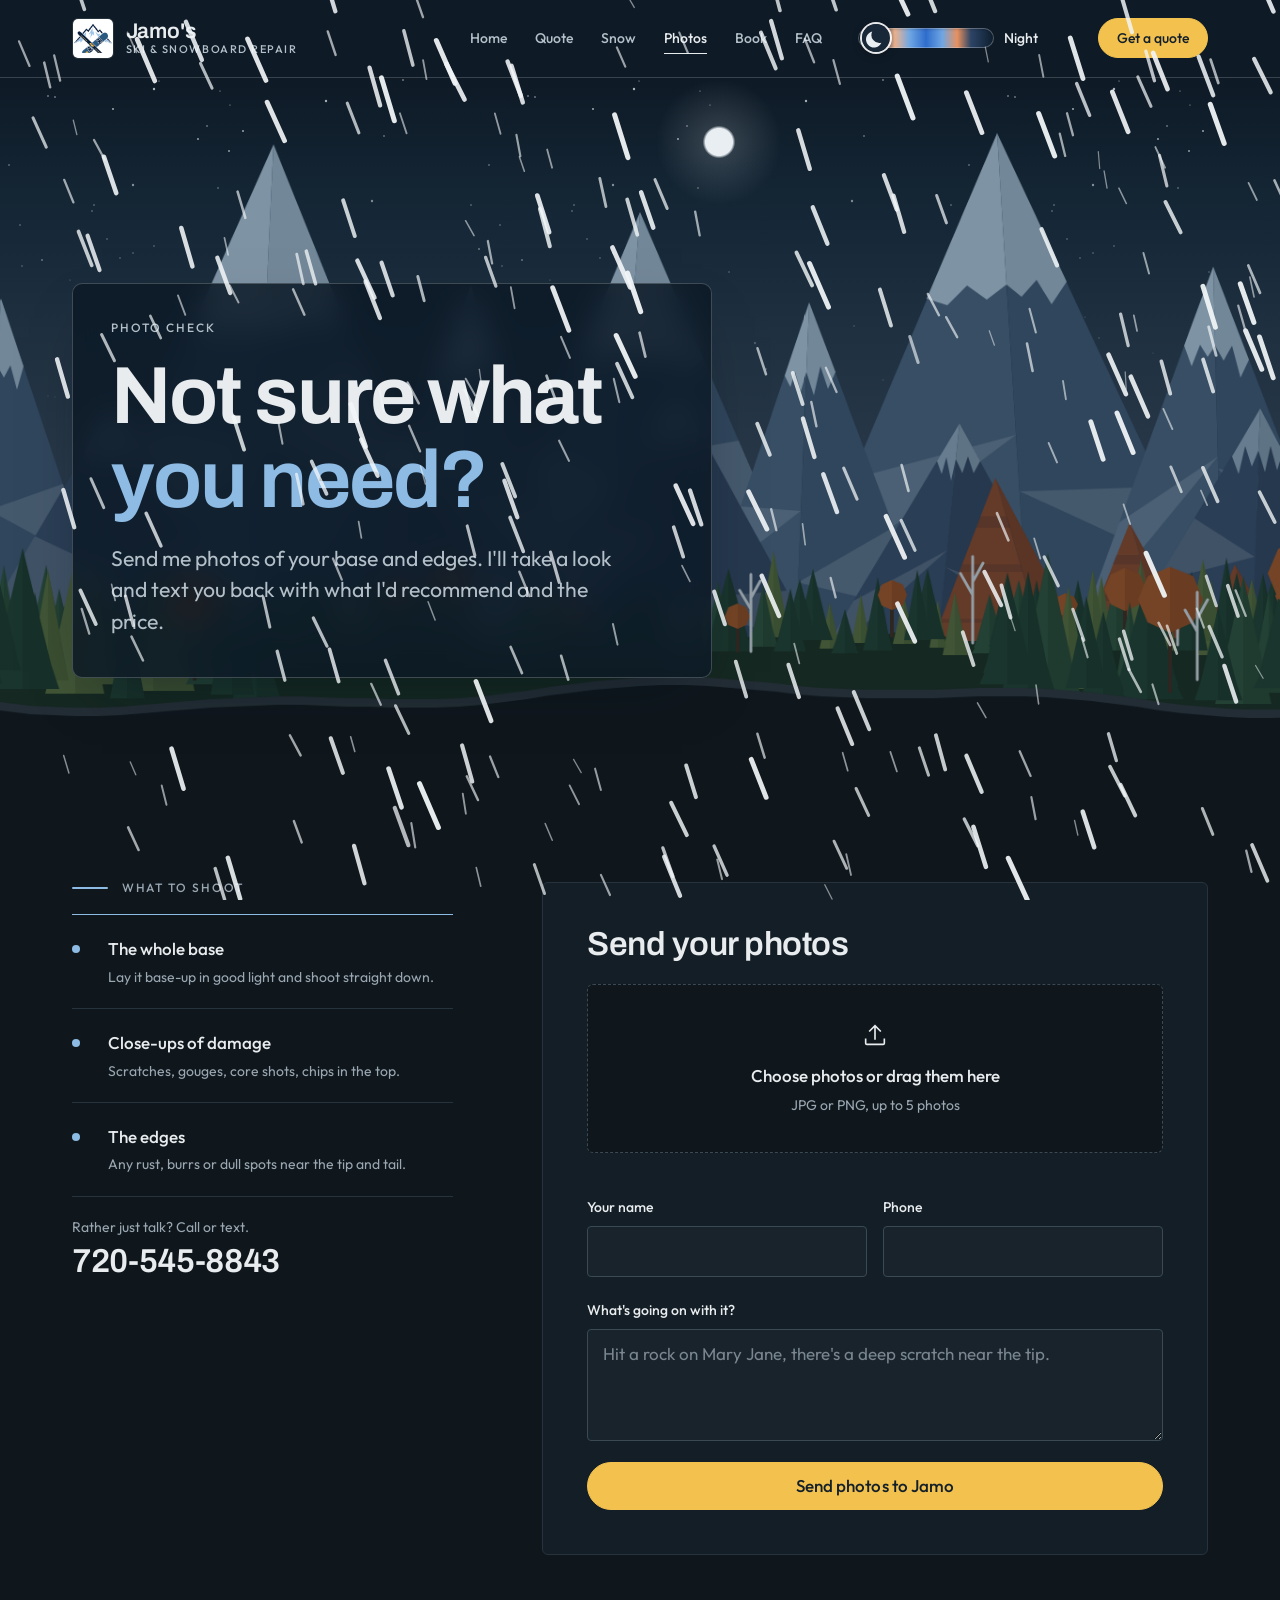
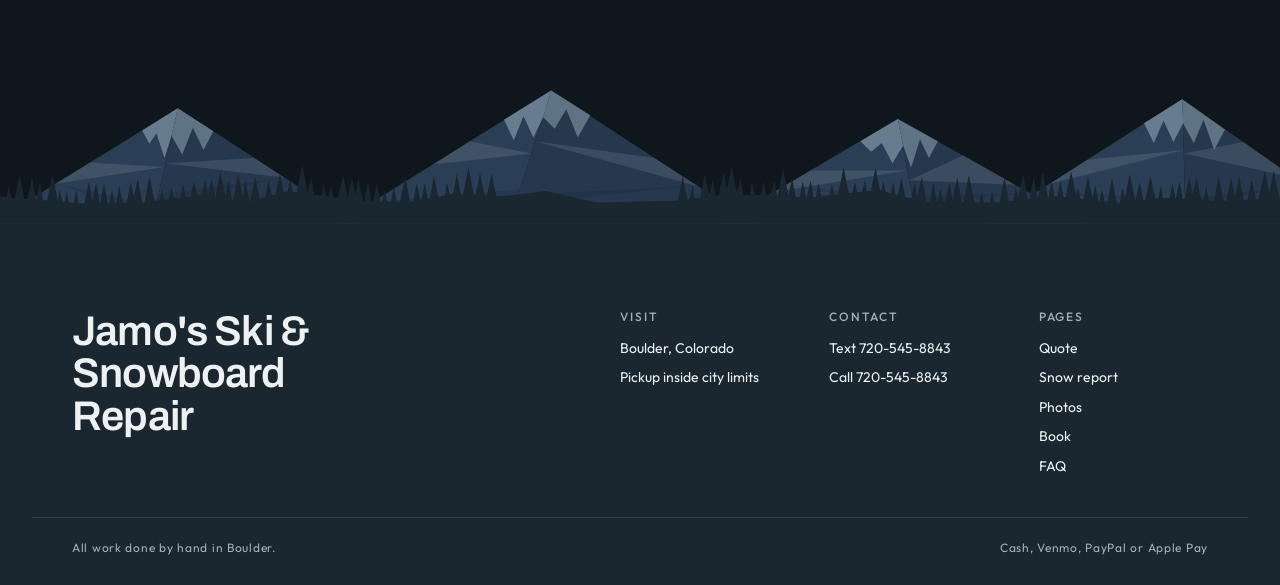
<file: photos.html>
<!doctype html>
<html lang="en">
<head>
<meta charset="utf-8">
<meta name="viewport" content="width=device-width, initial-scale=1, viewport-fit=cover">
<title>Send Photos for a Free Check | Jamo's Ski &amp; Snowboard Repair</title>
<meta name="claude:viewport-fit-sides" content="cover">
<meta name="description" content="Not sure what your skis or snowboard need? Send photos of the base and edges and get a recommendation and price by text.">
<link rel="canonical" href="https://jamoskiandboard.com/photos.html">
<link rel="icon" type="image/png" href="images/favicon.png">
<link rel="apple-touch-icon" href="images/apple-touch-icon.png">
<meta property="og:site_name" content="Jamo's Ski &amp; Snowboard Repair">
<meta name="application-name" content="Jamo's Ski &amp; Snowboard Repair">
<meta property="og:title" content="Send Photos for a Free Check | Jamo's Ski &amp; Snowboard Repair">
<meta property="og:description" content="Not sure what your skis or snowboard need? Send photos of the base and edges and get a recommendation and price by text.">
<meta property="og:image" content="https://jamoskiandboard.com/images/logo-banner-with-text-1200x628.jpg">
<meta property="og:url" content="https://jamoskiandboard.com/photos.html">
<link rel="preconnect" href="https://fonts.googleapis.com">
<link rel="stylesheet" href="https://fonts.googleapis.com/css2?family=Archivo:wght@500..700&family=Outfit:wght@400;500;600&display=swap">
<link rel="stylesheet" href="assets/site.css">
<script src="assets/sky.js"></script>
</head>
<body>
<header class="site-header">
  <div class="wrap bar">
    <a class="brand" href="./"><img src="images/logo-mark.png" alt="" width="42" height="42"><span class="brand-name"><strong>Jamo's</strong><small>Ski &amp; Snowboard Repair</small></span></a>
    <nav class="nav" aria-label="Pages">
        <a href="./">Home</a>
        <a href="quote.html">Quote</a>
        <a href="snow.html">Snow</a>
        <a href="photos.html" aria-current="page">Photos</a>
        <a href="book.html">Book</a>
        <a href="./#faq">FAQ</a>
    </nav>
    <label class="sky-dial" title="Drag the sun to change the time of day"><span class="sr-only">Time of day</span><input type="range" id="sky-dial" min="0" max="200" value="100" aria-valuetext="Day"><span class="sky-name" aria-hidden="true">Day</span></label>
      <a class="btn btn-primary btn-sm nav-cta" href="quote.html">Get a quote</a>
  </div>
</header>

<main>
  <section class="scene scene-sm">
  <header class="wrap page-head">
    <div class="head-card">
      <p class="eyebrow">Photo check</p>
      <h1>Not sure what <em>you need?</em></h1>
      <p class="lede">Send me photos of your base and edges. I'll take a look and text you back with what I'd recommend and the price.</p>
    </div>
  </header>
  <div class="range" aria-hidden="true">
<svg class="layer l-far" data-depth=".16" viewBox="-480 0 2400 720" preserveAspectRatio="xMidYMax slice" aria-hidden="true" focusable="false"><path class="far-l" d="M-460,720 -180,92 -200,720Z"/><path class="far-r" d="M-180,92 80,720 -200,720Z"/><path class="hi" d="M-275,304 -190,414 -324,414Z"/><path class="lo" d="M-386,553 -195,558 -196,593Z"/><path class="hi" d="M-69,360 -187,318 -19,481Z"/><path class="lo" d="M-19,480 -194,514 -196,582Z"/><path class="farcap-l" d="M-180,92 -260,271 -241,283 -222,246 -203,265 -185,237Z"/><path class="farcap-r" d="M-180,92 -185,237 -168,254 -151,231 -135,251 -118,242Z"/><path class="far-l" d="M1370,720 1640,76 1683,720Z"/><path class="far-r" d="M1640,76 1930,720 1683,720Z"/><path class="hi" d="M1539,316 1656,325 1493,426Z"/><path class="lo" d="M1457,512 1676,626 1678,650Z"/><path class="hi" d="M1769,363 1662,404 1821,479Z"/><path class="lo" d="M1854,551 1668,505 1671,552Z"/><path class="farcap-l" d="M1640,76 1576,229 1595,250 1614,236 1633,264 1652,253Z"/><path class="farcap-r" d="M1640,76 1652,253 1667,264 1683,240 1698,264 1714,240Z"/><path class="far-l" d="M30,720 330,46 300,720Z"/><path class="far-r" d="M330,46 600,720 300,720Z"/><path class="hi" d="M197,345 315,370 126,504Z"/><path class="lo" d="M95,573 308,533 304,625Z"/><path class="hi" d="M419,268 316,352 492,450Z"/><path class="lo" d="M502,476 307,566 305,599Z"/><path class="farcap-l" d="M330,46 248,230 266,255 285,230 303,255 321,235Z"/><path class="farcap-r" d="M330,46 321,235 342,252 362,225 382,245 402,225Z"/><path class="far-l" d="M810,720 1100,34 1143,720Z"/><path class="far-r" d="M1100,34 1420,720 1143,720Z"/><path class="hi" d="M945,402 1120,355 893,524Z"/><path class="lo" d="M922,456 1136,600 1139,647Z"/><path class="hi" d="M1275,410 1124,415 1320,505Z"/><path class="lo" d="M1323,512 1135,595 1137,621Z"/><path class="farcap-l" d="M1100,34 1025,210 1047,217 1068,196 1089,211 1110,195Z"/><path class="farcap-r" d="M1100,34 1110,195 1126,208 1142,190 1158,216 1174,192Z"/><path class="far-l" d="M470,720 720,118 674,720Z"/><path class="far-r" d="M720,118 980,720 674,720Z"/><path class="hi" d="M617,366 698,411 554,517Z"/><path class="lo" d="M519,603 680,639 678,662Z"/><path class="hi" d="M825,361 700,383 891,514Z"/><path class="lo" d="M938,623 688,532 685,580Z"/><path class="farcap-l" d="M720,118 660,262 672,281 685,260 697,272 709,262Z"/><path class="farcap-r" d="M720,118 709,262 729,282 748,265 768,290 787,274Z"/><path class="far-l" d="M-630,720 -430,214 -392,720Z"/><path class="far-r" d="M-430,214 -240,720 -392,720Z"/><path class="hi" d="M-525,453 -412,456 -564,553Z"/><path class="lo" d="M-584,603 -405,550 -399,630Z"/><path class="hi" d="M-336,464 -408,502 -297,569Z"/><path class="lo" d="M-297,567 -402,593 -399,623Z"/><path class="farcap-l" d="M-430,214 -463,298 -454,308 -444,290 -434,303 -425,284Z"/><path class="farcap-r" d="M-430,214 -425,284 -419,295 -414,284 -409,297 -404,284Z"/><path class="far-l" d="M-140,720 40,210 10,720Z"/><path class="far-r" d="M40,210 210,720 10,720Z"/><path class="hi" d="M-30,409 29,392 -77,541Z"/><path class="lo" d="M-96,594 20,560 17,604Z"/><path class="hi" d="M106,407 27,435 134,493Z"/><path class="lo" d="M178,624 13,668 12,686Z"/><path class="farcap-l" d="M40,210 11,291 17,304 24,284 30,307 36,281Z"/><path class="farcap-r" d="M40,210 36,281 43,294 50,281 57,307 64,282Z"/><path class="far-l" d="M350,720 540,196 542,720Z"/><path class="far-r" d="M540,196 720,720 542,720Z"/><path class="hi" d="M476,372 541,451 444,461Z"/><path class="lo" d="M401,580 542,665 542,690Z"/><path class="hi" d="M625,444 541,414 656,534Z"/><path class="lo" d="M656,532 542,638 542,667Z"/><path class="farcap-l" d="M540,196 507,287 515,307 524,273 532,302 540,276Z"/><path class="farcap-r" d="M540,196 540,276 547,298 553,268 560,295 566,273Z"/><path class="far-l" d="M730,720 900,214 880,720Z"/><path class="far-r" d="M900,214 1090,720 880,720Z"/><path class="hi" d="M827,431 891,436 802,505Z"/><path class="lo" d="M797,521 885,578 884,618Z"/><path class="hi" d="M990,453 888,512 1024,544Z"/><path class="lo" d="M1059,636 882,668 881,693Z"/><path class="farcap-l" d="M900,214 874,292 880,304 885,288 891,309 897,288Z"/><path class="farcap-r" d="M900,214 897,288 905,313 912,282 920,306 928,288Z"/><path class="far-l" d="M1130,720 1330,176 1343,720Z"/><path class="far-r" d="M1330,176 1540,720 1343,720Z"/><path class="hi" d="M1230,448 1335,378 1192,552Z"/><path class="lo" d="M1165,626 1341,636 1342,672Z"/><path class="hi" d="M1418,404 1335,391 1468,533Z"/><path class="lo" d="M1473,548 1341,639 1342,679Z"/><path class="farcap-l" d="M1330,176 1299,260 1307,282 1316,259 1324,272 1332,260Z"/><path class="farcap-r" d="M1330,176 1332,260 1341,276 1350,260 1359,294 1368,275Z"/><path class="far-l" d="M1660,720 1880,196 1846,720Z"/><path class="far-r" d="M1880,196 2100,720 1846,720Z"/><path class="hi" d="M1769,461 1860,508 1727,560Z"/><path class="lo" d="M1729,556 1853,608 1851,635Z"/><path class="hi" d="M1947,355 1860,507 2005,494Z"/><path class="lo" d="M2041,579 1850,659 1848,679Z"/><path class="farcap-l" d="M1880,196 1841,289 1849,303 1857,286 1866,302 1874,288Z"/><path class="farcap-r" d="M1880,196 1874,288 1884,304 1893,278 1903,293 1912,273Z"/></svg>
<svg class="layer l-mid" data-depth=".1" viewBox="-480 0 2400 720" preserveAspectRatio="xMidYMax slice" aria-hidden="true" focusable="false"><path class="mid-l" d="M-610,720 -400,334 -432,720Z"/><path class="mid-r" d="M-400,334 -200,720 -432,720Z"/><path class="hi" d="M-511,538 -414,503 -545,600Z"/><path class="lo" d="M-557,622 -428,672 -430,688Z"/><path class="hi" d="M-294,538 -415,518 -261,603Z"/><path class="lo" d="M-254,616 -421,587 -425,631Z"/><path class="midcap-l" d="M-400,334 -423,376 -418,388 -413,371 -408,396 -403,373Z"/><path class="midcap-r" d="M-400,334 -403,373 -396,395 -389,376 -381,400 -374,384Z"/><path class="mid-l" d="M-370,720 -140,350 -135,720Z"/><path class="mid-r" d="M-140,350 80,720 -135,720Z"/><path class="hi" d="M-254,534 -138,489 -296,601Z"/><path class="lo" d="M-292,595 -136,616 -135,661Z"/><path class="hi" d="M-46,508 -137,531 5,593Z"/><path class="lo" d="M42,656 -136,632 -135,665Z"/><path class="midcap-l" d="M-140,350 -168,394 -161,412 -153,390 -146,412 -139,395Z"/><path class="midcap-r" d="M-140,350 -139,395 -133,420 -126,390 -119,420 -112,397Z"/><path class="mid-l" d="M-70,720 160,330 201,720Z"/><path class="mid-r" d="M160,330 370,720 201,720Z"/><path class="hi" d="M76,472 180,521 12,581Z"/><path class="lo" d="M-26,646 188,597 191,626Z"/><path class="hi" d="M246,490 175,474 283,559Z"/><path class="lo" d="M290,571 193,649 197,680Z"/><path class="midcap-l" d="M160,330 129,382 138,400 147,376 156,399 164,372Z"/><path class="midcap-r" d="M160,330 164,372 170,399 176,374 181,403 187,380Z"/><path class="mid-l" d="M270,720 470,360 461,720Z"/><path class="mid-r" d="M470,360 700,720 461,720Z"/><path class="hi" d="M386,512 465,575 337,599Z"/><path class="lo" d="M342,591 463,633 462,664Z"/><path class="hi" d="M558,499 466,504 603,568Z"/><path class="lo" d="M650,641 464,596 463,641Z"/><path class="midcap-l" d="M470,360 446,402 452,421 458,396 463,409 469,397Z"/><path class="midcap-r" d="M470,360 469,397 476,424 483,393 489,426 496,401Z"/><path class="mid-l" d="M530,720 760,318 722,720Z"/><path class="mid-r" d="M760,318 980,720 722,720Z"/><path class="hi" d="M676,465 746,463 617,569Z"/><path class="lo" d="M606,586 734,592 730,634Z"/><path class="hi" d="M876,530 739,541 907,587Z"/><path class="lo" d="M900,574 726,672 725,690Z"/><path class="midcap-l" d="M760,318 731,369 737,388 743,361 750,374 756,360Z"/><path class="midcap-r" d="M760,318 756,360 763,385 769,355 776,383 783,360Z"/><path class="mid-l" d="M840,720 1060,352 1023,720Z"/><path class="mid-r" d="M1060,352 1260,720 1023,720Z"/><path class="hi" d="M947,541 1047,487 902,617Z"/><path class="lo" d="M903,615 1033,622 1030,658Z"/><path class="hi" d="M1166,548 1045,505 1192,595Z"/><path class="lo" d="M1206,621 1034,613 1032,638Z"/><path class="midcap-l" d="M1060,352 1036,392 1041,406 1046,388 1051,413 1056,390Z"/><path class="midcap-r" d="M1060,352 1056,390 1063,405 1069,387 1075,405 1082,392Z"/><path class="mid-l" d="M1150,720 1380,336 1367,720Z"/><path class="mid-r" d="M1380,336 1580,720 1367,720Z"/><path class="hi" d="M1310,453 1374,494 1269,521Z"/><path class="lo" d="M1200,637 1369,639 1369,659Z"/><path class="hi" d="M1464,497 1372,560 1495,557Z"/><path class="lo" d="M1541,645 1370,627 1369,659Z"/><path class="midcap-l" d="M1380,336 1350,387 1357,406 1364,376 1371,398 1378,381Z"/><path class="midcap-r" d="M1380,336 1378,381 1385,404 1391,376 1398,402 1404,382Z"/><path class="mid-l" d="M1430,720 1650,344 1641,720Z"/><path class="mid-r" d="M1650,344 1880,720 1641,720Z"/><path class="hi" d="M1565,489 1647,481 1528,553Z"/><path class="lo" d="M1514,576 1642,658 1642,675Z"/><path class="hi" d="M1728,472 1647,484 1792,576Z"/><path class="lo" d="M1838,651 1642,651 1642,671Z"/><path class="midcap-l" d="M1650,344 1626,386 1631,398 1637,382 1643,400 1649,386Z"/><path class="midcap-r" d="M1650,344 1649,386 1656,412 1663,380 1670,407 1677,389Z"/><path class="mid-l" d="M1680,720 1900,322 1875,720Z"/><path class="mid-r" d="M1900,322 2120,720 1875,720Z"/><path class="hi" d="M1781,537 1889,492 1748,596Z"/><path class="lo" d="M1768,561 1882,619 1879,653Z"/><path class="hi" d="M1994,491 1890,481 2038,572Z"/><path class="lo" d="M2032,561 1882,607 1881,633Z"/><path class="midcap-l" d="M1900,322 1874,368 1880,382 1886,364 1892,384 1897,363Z"/><path class="midcap-r" d="M1900,322 1897,363 1904,382 1910,357 1916,384 1923,363Z"/><path class="rock-l" d="M1010,640 1098,410 1165,640Z"/><path class="rock-r" d="M1098,410 1220,640 1165,640Z"/><path class="lo" d="M1041,560 1142,560 1143,564 1039,564ZM1063,502 1125,502 1127,510 1060,510ZM1082,451 1110,451 1114,463 1078,463Z"/><path class="rock-l" d="M1165,648 1241,458 1298,648Z"/><path class="rock-r" d="M1241,458 1345,648 1298,648Z"/><path class="lo" d="M1191,582 1278,582 1279,585 1190,585ZM1210,534 1264,534 1266,541 1208,541ZM1227,492 1251,492 1254,502 1223,502Z"/><path class="rock-l" d="M1290,652 1353,502 1401,652Z"/><path class="rock-r" d="M1353,502 1440,652 1401,652Z"/><path class="lo" d="M1312,600 1384,600 1385,603 1311,603ZM1328,562 1372,562 1374,567 1326,567ZM1342,529 1362,529 1364,536 1339,536Z"/></svg>
<svg class="layer l-forest" data-depth=".04" viewBox="-480 0 2400 720" preserveAspectRatio="xMidYMax slice" aria-hidden="true" focusable="false"><path class="floor" d="M-480,720L-480,592 -396,586 -340,598 -292,592 -220,579 -138,596 -67,593 14,581 80,588 162,594 243,590 328,592 402,583 444,581 502,580 584,589 655,591 729,588 769,594 847,588 913,591 957,593 1009,579 1063,593 1113,593 1202,588 1261,588 1335,593 1406,591 1450,581 1502,593 1558,589 1598,579 1652,591 1726,592 1781,588 1844,587 1890,596 1920,588L1920,720Z"/><path class="tc-l" d="M-470,562 -478,608 -470,608ZM-307,534 -323,609 -307,609ZM-290,513 -307,593 -290,593ZM-280,537 -292,606 -280,606ZM-254,537 -266,597 -254,597ZM-244,545 -255,595 -244,595ZM-229,497 -246,585 -229,585ZM-214,530 -224,585 -214,585ZM-175,536 -187,599 -175,599ZM-112,507 -132,596 -112,596ZM-82,530 -96,608 -82,608ZM195,513 176,600 195,600ZM403,534 391,584 403,584ZM422,533 412,585 422,585ZM610,544 600,591 610,591ZM620,527 608,592 620,592ZM791,548 781,603 791,603ZM862,497 845,589 862,589ZM922,552 911,601 922,601ZM955,543 945,595 955,595ZM1001,544 989,596 1001,596ZM1037,549 1028,600 1037,600ZM1055,541 1042,608 1055,608ZM1202,517 1188,592 1202,592ZM1211,524 1197,602 1211,602ZM1253,506 1236,596 1253,596ZM1281,557 1271,603 1281,603ZM1319,506 1301,593 1319,593ZM1328,528 1314,608 1328,608ZM1371,527 1353,604 1371,604ZM1425,528 1410,603 1425,603ZM1523,505 1503,595 1523,595ZM1554,528 1541,603 1554,603ZM1644,518 1626,602 1644,602ZM1700,509 1680,600 1700,600ZM1789,548 1777,602 1789,602Z"/><path class="tc-r" d="M-470,562 -462,608 -470,608ZM-307,534 -292,609 -307,609ZM-290,513 -274,593 -290,593ZM-280,537 -268,606 -280,606ZM-254,537 -241,597 -254,597ZM-244,545 -232,595 -244,595ZM-229,497 -212,585 -229,585ZM-214,530 -205,585 -214,585ZM-175,536 -162,599 -175,599ZM-112,507 -92,596 -112,596ZM-82,530 -68,608 -82,608ZM195,513 215,600 195,600ZM403,534 414,584 403,584ZM422,533 433,585 422,585ZM610,544 619,591 610,591ZM620,527 631,592 620,592ZM791,548 801,603 791,603ZM862,497 879,589 862,589ZM922,552 933,601 922,601ZM955,543 965,595 955,595ZM1001,544 1012,596 1001,596ZM1037,549 1046,600 1037,600ZM1055,541 1069,608 1055,608ZM1202,517 1215,592 1202,592ZM1211,524 1225,602 1211,602ZM1253,506 1269,596 1253,596ZM1281,557 1291,603 1281,603ZM1319,506 1338,593 1319,593ZM1328,528 1342,608 1328,608ZM1371,527 1389,604 1371,604ZM1425,528 1440,603 1425,603ZM1523,505 1544,595 1523,595ZM1554,528 1568,603 1554,603ZM1644,518 1661,602 1644,602ZM1700,509 1720,600 1700,600ZM1789,548 1800,602 1789,602Z"/><path class="tb-l" d="M-456,517 -472,608 -456,608ZM-399,514 -414,585 -399,585ZM-399,531 -417,593 -399,593ZM-389,532 -402,593 -389,593ZM-370,548 -378,595 -370,595ZM-356,539 -373,605 -356,605ZM-356,555 -376,612 -356,612ZM-338,554 -348,603 -338,603ZM43,512 29,589 43,589ZM59,536 48,592 59,592ZM59,550 46,599 59,599ZM88,512 74,576 88,576ZM88,530 71,585 88,585ZM88,547 69,593 88,593ZM102,537 90,593 102,593ZM132,544 123,583 132,583ZM132,555 121,588 132,588ZM132,566 119,593 132,593ZM167,536 153,596 167,596ZM167,551 151,603 167,603ZM207,514 192,581 207,581ZM207,533 189,590 207,590ZM207,551 187,598 207,598ZM269,516 252,595 269,595ZM269,536 249,604 269,604ZM289,544 276,596 289,596ZM289,557 273,602 289,602ZM337,540 324,598 337,598ZM356,509 338,592 356,592ZM371,532 358,580 371,580ZM371,545 356,586 371,586ZM371,558 354,592 371,592ZM391,533 377,594 391,594ZM508,518 496,578 508,578ZM508,533 494,585 508,585ZM564,542 553,598 564,598ZM594,520 576,604 594,604ZM669,551 660,593 669,593ZM669,561 658,597 669,597ZM803,529 789,599 803,599ZM851,533 838,592 851,592ZM851,548 836,599 851,599ZM1092,543 1078,593 1092,593ZM1092,557 1075,600 1092,600ZM1092,571 1073,606 1092,606ZM1123,528 1108,584 1123,584ZM1123,543 1105,591 1123,591ZM1123,559 1103,598 1123,598ZM1227,521 1209,603 1227,603ZM1271,519 1259,589 1271,589ZM1443,510 1423,595 1443,595ZM1533,518 1518,607 1533,607ZM1564,546 1554,596 1564,596ZM1564,558 1552,601 1564,601ZM1574,531 1560,578 1574,578ZM1574,544 1558,584 1574,584ZM1574,557 1556,590 1574,590ZM1619,526 1606,599 1619,599ZM1716,533 1701,585 1716,585ZM1716,548 1699,591 1716,591ZM1716,562 1696,598 1716,598ZM1819,537 1807,581 1819,581ZM1819,549 1805,587 1819,587ZM1819,561 1803,592 1819,592ZM1830,533 1818,585 1830,585ZM1830,546 1816,590 1830,590ZM1851,504 1831,586 1851,586ZM1851,524 1828,596 1851,596ZM1877,508 1859,577 1877,577ZM1877,527 1856,585 1877,585ZM1877,546 1852,594 1877,594Z"/><path class="tb-r" d="M-456,517 -439,608 -456,608ZM-399,514 -384,585 -399,585ZM-399,531 -381,593 -399,593ZM-389,532 -375,593 -389,593ZM-370,548 -361,595 -370,595ZM-356,539 -340,605 -356,605ZM-356,555 -337,612 -356,612ZM-338,554 -328,603 -338,603ZM43,512 57,589 43,589ZM59,536 71,592 59,592ZM59,550 73,599 59,599ZM88,512 102,576 88,576ZM88,530 105,585 88,585ZM88,547 107,593 88,593ZM102,537 115,593 102,593ZM132,544 142,583 132,583ZM132,555 144,588 132,588ZM132,566 146,593 132,593ZM167,536 182,596 167,596ZM167,551 184,603 167,603ZM207,514 221,581 207,581ZM207,533 224,590 207,590ZM207,551 227,598 207,598ZM269,516 286,595 269,595ZM269,536 289,604 269,604ZM289,544 302,596 289,596ZM289,557 304,602 289,602ZM337,540 349,598 337,598ZM356,509 374,592 356,592ZM371,532 385,580 371,580ZM371,545 387,586 371,586ZM371,558 389,592 371,592ZM391,533 404,594 391,594ZM508,518 519,578 508,578ZM508,533 522,585 508,585ZM564,542 574,598 564,598ZM594,520 612,604 594,604ZM669,551 679,593 669,593ZM669,561 681,597 669,597ZM803,529 816,599 803,599ZM851,533 864,592 851,592ZM851,548 867,599 851,599ZM1092,543 1107,593 1092,593ZM1092,557 1109,600 1092,600ZM1092,571 1112,606 1092,606ZM1123,528 1137,584 1123,584ZM1123,543 1140,591 1123,591ZM1123,559 1142,598 1123,598ZM1227,521 1245,603 1227,603ZM1271,519 1284,589 1271,589ZM1443,510 1462,595 1443,595ZM1533,518 1549,607 1533,607ZM1564,546 1575,596 1564,596ZM1564,558 1577,601 1564,601ZM1574,531 1587,578 1574,578ZM1574,544 1589,584 1574,584ZM1574,557 1592,590 1574,590ZM1619,526 1632,599 1619,599ZM1716,533 1730,585 1716,585ZM1716,548 1733,591 1716,591ZM1716,562 1735,598 1716,598ZM1819,537 1831,581 1819,581ZM1819,549 1833,587 1819,587ZM1819,561 1835,592 1819,592ZM1830,533 1842,585 1830,585ZM1830,546 1844,590 1830,590ZM1851,504 1870,586 1851,586ZM1851,524 1874,596 1851,596ZM1877,508 1895,577 1877,577ZM1877,527 1898,585 1877,585ZM1877,546 1901,594 1877,594Z"/><path class="ta-l" d="M-446,511 -464,591 -446,591ZM-430,541 -443,600 -430,600ZM-416,539 -427,597 -416,597ZM-416,553 -429,603 -416,603ZM-326,531 -341,594 -326,594ZM-326,547 -344,601 -326,601ZM-202,515 -218,580 -202,580ZM-202,531 -221,587 -202,587ZM-189,543 -200,599 -189,599ZM-157,557 -167,597 -157,597ZM-157,568 -168,602 -157,602ZM-157,579 -170,607 -157,607ZM-143,527 -158,604 -143,604ZM-143,546 -161,612 -143,612ZM-92,547 -101,588 -92,588ZM-92,558 -103,593 -92,593ZM-92,570 -105,598 -92,598ZM-45,541 -58,589 -45,589ZM-45,554 -60,595 -45,595ZM-45,568 -62,601 -45,601ZM-29,549 -39,589 -29,589ZM-29,560 -41,595 -29,595ZM-29,571 -42,600 -29,600ZM-18,508 -32,582 -18,582ZM-18,526 -35,590 -18,590ZM2,527 -10,588 2,588ZM76,541 66,597 76,597ZM122,530 111,581 122,581ZM122,544 109,587 122,587ZM122,558 107,594 122,594ZM151,515 134,607 151,607ZM186,544 174,604 186,604ZM186,559 172,611 186,611ZM221,509 204,580 221,580ZM221,529 201,589 221,589ZM221,548 198,598 221,598ZM257,543 247,591 257,591ZM317,509 300,584 317,584ZM317,527 297,593 317,593ZM381,508 366,573 381,573ZM381,526 363,581 381,581ZM381,544 360,589 381,589ZM439,509 420,586 439,586ZM439,528 417,594 439,594ZM451,528 439,591 451,591ZM473,524 462,582 473,582ZM489,515 477,575 489,575ZM489,530 475,582 489,582ZM531,515 517,578 531,578ZM531,530 514,585 531,585ZM634,538 622,595 634,595ZM634,552 620,602 634,602ZM687,547 677,593 687,593ZM700,538 688,605 700,605ZM715,512 697,591 715,591ZM715,531 694,600 715,600ZM732,529 720,591 732,591ZM742,516 727,599 742,599ZM775,535 760,610 775,610ZM814,516 795,586 814,586ZM814,535 791,595 814,595ZM814,555 788,604 814,604ZM880,537 865,597 880,597ZM880,551 862,604 880,604ZM890,527 876,579 890,579ZM890,541 873,586 890,586ZM890,556 870,592 890,592ZM904,516 888,584 904,584ZM904,533 884,592 904,592ZM938,559 927,597 938,597ZM938,569 925,601 938,601ZM938,580 923,606 938,606ZM973,525 959,595 973,595ZM973,542 957,603 973,603ZM1015,517 1001,592 1015,592ZM1026,516 1010,583 1026,583ZM1026,532 1007,591 1026,591ZM1103,549 1094,589 1103,589ZM1103,560 1092,594 1103,594ZM1103,571 1091,599 1103,599ZM1142,528 1127,599 1142,599ZM1142,545 1125,607 1142,607ZM1158,529 1145,598 1158,598ZM1186,528 1174,584 1186,584ZM1186,542 1172,591 1186,591ZM1307,519 1290,603 1307,603ZM1344,504 1328,596 1344,596ZM1355,520 1336,600 1355,600ZM1355,540 1333,609 1355,609ZM1383,521 1364,608 1383,608ZM1394,523 1375,591 1394,591ZM1394,541 1371,599 1394,599ZM1394,560 1368,608 1394,608ZM1474,543 1464,597 1474,597ZM1489,502 1474,593 1489,593ZM1506,526 1492,588 1506,588ZM1506,543 1490,596 1506,596ZM1506,560 1488,604 1506,604ZM1588,523 1572,597 1588,597ZM1602,532 1589,594 1602,594ZM1634,512 1620,584 1634,584ZM1634,530 1617,593 1634,593ZM1663,528 1650,601 1663,601ZM1726,560 1717,603 1726,603ZM1726,571 1715,608 1726,608ZM1772,534 1759,589 1772,589ZM1772,547 1756,595 1772,595ZM1841,539 1831,582 1841,582ZM1841,551 1829,588 1841,588ZM1841,563 1827,593 1841,593ZM1863,505 1847,584 1863,584ZM1863,524 1844,593 1863,593ZM1897,552 1887,595 1897,595ZM1897,563 1885,599 1897,599Z"/><path class="ta-r" d="M-446,511 -428,591 -446,591ZM-430,541 -418,600 -430,600ZM-416,539 -405,597 -416,597ZM-416,553 -403,603 -416,603ZM-326,531 -311,594 -326,594ZM-326,547 -308,601 -326,601ZM-202,515 -187,580 -202,580ZM-202,531 -184,587 -202,587ZM-189,543 -179,599 -189,599ZM-157,557 -147,597 -157,597ZM-157,568 -146,602 -157,602ZM-157,579 -144,607 -157,607ZM-143,527 -128,604 -143,604ZM-143,546 -125,612 -143,612ZM-92,547 -83,588 -92,588ZM-92,558 -81,593 -92,593ZM-92,570 -80,598 -92,598ZM-45,541 -33,589 -45,589ZM-45,554 -31,595 -45,595ZM-45,568 -28,601 -45,601ZM-29,549 -20,589 -29,589ZM-29,560 -18,595 -29,595ZM-29,571 -16,600 -29,600ZM-18,508 -4,582 -18,582ZM-18,526 -2,590 -18,590ZM2,527 14,588 2,588ZM76,541 87,597 76,597ZM122,530 133,581 122,581ZM122,544 135,587 122,587ZM122,558 137,594 122,594ZM151,515 169,607 151,607ZM186,544 197,604 186,604ZM186,559 199,611 186,611ZM221,509 238,580 221,580ZM221,529 241,589 221,589ZM221,548 244,598 221,598ZM257,543 268,591 257,591ZM317,509 334,584 317,584ZM317,527 337,593 317,593ZM381,508 397,573 381,573ZM381,526 400,581 381,581ZM381,544 403,589 381,589ZM439,509 457,586 439,586ZM439,528 460,594 439,594ZM451,528 462,591 451,591ZM473,524 485,582 473,582ZM489,515 501,575 489,575ZM489,530 503,582 489,582ZM531,515 544,578 531,578ZM531,530 547,585 531,585ZM634,538 647,595 634,595ZM634,552 649,602 634,602ZM687,547 696,593 687,593ZM700,538 712,605 700,605ZM715,512 733,591 715,591ZM715,531 736,600 715,600ZM732,529 745,591 732,591ZM742,516 758,599 742,599ZM775,535 791,610 775,610ZM814,516 834,586 814,586ZM814,535 837,595 814,595ZM814,555 841,604 814,604ZM880,537 894,597 880,597ZM880,551 897,604 880,604ZM890,527 904,579 890,579ZM890,541 907,586 890,586ZM890,556 909,592 890,592ZM904,516 921,584 904,584ZM904,533 925,592 904,592ZM938,559 949,597 938,597ZM938,569 951,601 938,601ZM938,580 953,606 938,606ZM973,525 986,595 973,595ZM973,542 989,603 973,603ZM1015,517 1029,592 1015,592ZM1026,516 1042,583 1026,583ZM1026,532 1045,591 1026,591ZM1103,549 1112,589 1103,589ZM1103,560 1114,594 1103,594ZM1103,571 1115,599 1103,599ZM1142,528 1156,599 1142,599ZM1142,545 1159,607 1142,607ZM1158,529 1170,598 1158,598ZM1186,528 1198,584 1186,584ZM1186,542 1201,591 1186,591ZM1307,519 1324,603 1307,603ZM1344,504 1361,596 1344,596ZM1355,520 1374,600 1355,600ZM1355,540 1377,609 1355,609ZM1383,521 1402,608 1383,608ZM1394,523 1413,591 1394,591ZM1394,541 1417,599 1394,599ZM1394,560 1420,608 1394,608ZM1474,543 1483,597 1474,597ZM1489,502 1505,593 1489,593ZM1506,526 1520,588 1506,588ZM1506,543 1522,596 1506,596ZM1506,560 1525,604 1506,604ZM1588,523 1604,597 1588,597ZM1602,532 1615,594 1602,594ZM1634,512 1647,584 1634,584ZM1634,530 1650,593 1634,593ZM1663,528 1677,601 1663,601ZM1726,560 1735,603 1726,603ZM1726,571 1736,608 1726,608ZM1772,534 1786,589 1772,589ZM1772,547 1788,595 1772,595ZM1841,539 1851,582 1841,582ZM1841,551 1852,588 1841,588ZM1841,563 1854,593 1841,593ZM1863,505 1879,584 1863,584ZM1863,524 1882,593 1863,593ZM1897,552 1906,595 1897,595ZM1897,563 1908,599 1897,599Z"/><path class="trunk" d="M-128,611 -128,561 -124,561 -124,611ZM-67,592 -67,554 -63,554 -63,592ZM460,585 460,541 464,541 464,585ZM518,583 518,528 522,528 522,583ZM649,598 649,562 653,562 653,598ZM822,605 822,567 826,567 826,605ZM986,589 986,544 990,544 990,589ZM1171,590 1171,554 1175,554 1175,590ZM1234,602 1234,538 1238,538 1238,602ZM1411,593 1411,545 1415,545 1415,593ZM1456,588 1456,547 1460,547 1460,588ZM1754,598 1754,546 1758,546 1758,598ZM1904,596 1904,533 1908,533 1908,596Z"/><path class="td-l" d="M-126,544 -126,579 -139,574 -144,561 -139,549ZM-65,541 -65,567 -74,563 -78,554 -74,545ZM462,526 462,556 451,552 447,541 451,530ZM520,509 520,548 506,542 500,528 506,515ZM651,550 651,575 642,571 638,562 642,553ZM824,553 824,580 814,576 810,567 814,557ZM988,528 988,560 977,555 973,544 977,533ZM1173,542 1173,567 1164,563 1161,554 1164,546ZM1236,515 1236,561 1221,554 1214,538 1221,522ZM1413,529 1413,562 1401,557 1396,545 1401,534ZM1458,533 1458,562 1448,557 1444,547 1448,537ZM1756,528 1756,564 1743,559 1738,546 1743,533ZM1906,511 1906,555 1890,549 1884,533 1890,517Z"/><path class="td-r" d="M-126,544 -114,549 -109,561 -114,574 -126,579ZM-65,541 -55,545 -51,554 -55,563 -65,567ZM462,526 473,530 477,541 473,552 462,556ZM520,509 533,515 539,528 533,542 520,548ZM651,550 660,553 663,562 660,571 651,575ZM824,553 833,557 837,567 833,576 824,580ZM988,528 1000,533 1004,544 1000,555 988,560ZM1173,542 1182,546 1186,554 1182,563 1173,567ZM1236,515 1252,522 1259,538 1252,554 1236,561ZM1413,529 1425,534 1430,545 1425,557 1413,562ZM1458,533 1468,537 1473,547 1468,557 1458,562ZM1756,528 1769,533 1775,546 1769,559 1756,564ZM1906,511 1921,517 1928,533 1921,549 1906,555Z"/><path class="te" d="M-266,594L-266,534M-266,561L-274,546M-266,552L-259,539M17,582L17,517M17,546L8,530M17,536L24,522M29,583L29,514M29,545L19,528M29,535L37,519M240,590L240,525M240,555L231,538M240,545L248,531M298,605L298,516M298,556L285,534M298,543L308,523M548,597L548,551M548,572L542,560M548,565L554,555M575,593L575,519M575,552L565,534M575,541L584,525M762,602L762,553M762,575L755,563M762,568L768,557M838,604L838,522M838,559L826,539M838,547L848,529M1074,595L1074,503M1074,544L1061,521M1074,530L1085,510M1292,597L1292,528M1292,559L1283,542M1292,549L1301,533M1544,591L1544,501M1544,541L1532,519M1544,528L1555,508M1683,596L1683,542M1683,566L1675,553M1683,558L1689,546M1745,599L1745,536M1745,565L1736,549M1745,555L1752,541M1801,592L1801,531M1801,558L1792,543M1801,549L1808,536"/><path class="tc-l" d="M-304,543 -325,648 -304,648ZM-198,490 -234,646 -198,646ZM-141,531 -167,654 -141,654ZM-87,508 -115,653 -87,653ZM90,517 69,635 90,635ZM119,505 87,649 119,649ZM147,500 122,639 147,639ZM202,517 176,646 202,646ZM220,521 194,646 220,646ZM1176,535 1155,644 1176,644ZM1716,532 1688,656 1716,656ZM1880,518 1849,663 1880,663ZM1909,545 1890,641 1909,641Z"/><path class="tc-r" d="M-304,543 -283,648 -304,648ZM-198,490 -163,646 -198,646ZM-141,531 -115,654 -141,654ZM-87,508 -60,653 -87,653ZM90,517 112,635 90,635ZM119,505 150,649 119,649ZM147,500 171,639 147,639ZM202,517 227,646 202,646ZM220,521 246,646 220,646ZM1176,535 1197,644 1176,644ZM1716,532 1744,656 1716,656ZM1880,518 1911,663 1880,663ZM1909,545 1928,641 1909,641Z"/><path class="tb-l" d="M-279,528 -307,642 -279,642ZM-279,556 -311,655 -279,655ZM-239,515 -258,624 -239,624ZM-218,493 -246,632 -218,632ZM-114,503 -141,625 -114,625ZM-114,533 -146,639 -114,639ZM-3,549 -26,650 -3,650ZM269,517 245,615 269,615ZM269,544 241,627 269,627ZM269,571 237,639 269,639ZM1154,499 1126,632 1154,632ZM1154,532 1121,647 1154,647ZM1241,551 1225,644 1241,644ZM1362,524 1332,660 1362,660ZM1389,540 1369,648 1389,648ZM1452,539 1432,615 1452,615ZM1452,560 1429,624 1452,624ZM1452,581 1425,634 1452,634ZM1642,531 1617,648 1642,648ZM1672,524 1646,630 1672,630ZM1672,553 1642,643 1672,643ZM1672,582 1637,657 1672,657ZM1795,528 1775,629 1795,629Z"/><path class="tb-r" d="M-279,528 -252,642 -279,642ZM-279,556 -247,655 -279,655ZM-239,515 -221,624 -239,624ZM-218,493 -189,632 -218,632ZM-114,503 -87,625 -114,625ZM-114,533 -82,639 -114,639ZM-3,549 19,650 -3,650ZM269,517 293,615 269,615ZM269,544 297,627 269,627ZM269,571 302,639 269,639ZM1154,499 1183,632 1154,632ZM1154,532 1188,647 1154,647ZM1241,551 1258,644 1241,644ZM1362,524 1392,660 1362,660ZM1389,540 1408,648 1389,648ZM1452,539 1471,615 1452,615ZM1452,560 1475,624 1452,624ZM1452,581 1478,634 1452,634ZM1642,531 1667,648 1642,648ZM1672,524 1697,630 1672,630ZM1672,553 1702,643 1672,643ZM1672,582 1706,657 1672,657ZM1795,528 1816,629 1795,629Z"/><path class="ta-l" d="M-445,514 -475,625 -445,625ZM-445,544 -480,639 -445,639ZM-445,575 -485,653 -445,653ZM-427,533 -452,641 -427,641ZM-401,513 -430,634 -401,634ZM-401,543 -435,648 -401,648ZM-378,530 -405,636 -378,636ZM-378,556 -409,648 -378,648ZM-351,523 -373,622 -351,622ZM-351,550 -377,634 -351,634ZM-351,577 -380,647 -351,647ZM-332,502 -364,658 -332,658ZM-260,530 -286,624 -260,624ZM-260,555 -290,635 -260,635ZM-260,581 -295,647 -260,647ZM-169,536 -190,658 -169,658ZM-59,523 -86,616 -59,616ZM-59,549 -91,628 -59,628ZM-59,574 -95,640 -59,640ZM-41,488 -68,601 -41,601ZM-41,519 -72,615 -41,615ZM-41,550 -77,629 -41,629ZM14,525 -9,626 14,626ZM14,550 -13,638 14,638ZM39,533 20,615 39,615ZM39,553 16,624 39,624ZM63,494 31,629 63,629ZM63,527 25,644 63,644ZM174,555 156,654 174,654ZM286,515 263,650 286,650ZM312,546 289,648 312,648ZM312,571 285,659 312,659ZM1111,520 1089,615 1111,615ZM1111,546 1085,627 1111,627ZM1111,573 1081,639 1111,639ZM1133,519 1109,633 1133,633ZM1133,547 1105,646 1133,646ZM1195,545 1176,633 1195,633ZM1195,566 1173,643 1195,643ZM1213,561 1194,638 1213,638ZM1213,582 1191,647 1213,647ZM1213,603 1187,657 1213,657ZM1260,523 1231,629 1260,629ZM1260,552 1226,642 1260,642ZM1260,581 1221,655 1260,655ZM1335,559 1314,647 1335,647ZM1335,580 1310,656 1335,656ZM1409,508 1382,616 1409,616ZM1409,538 1378,629 1409,629ZM1409,567 1373,643 1409,643ZM1481,524 1461,631 1481,631ZM1481,550 1457,642 1481,642ZM1500,546 1485,619 1500,619ZM1500,566 1482,628 1500,628ZM1500,586 1479,637 1500,637ZM1518,565 1501,661 1518,661ZM1538,526 1511,636 1538,636ZM1538,553 1506,648 1538,648ZM1565,499 1537,619 1565,619ZM1565,532 1532,634 1565,634ZM1565,565 1527,649 1565,649ZM1591,480 1556,635 1591,635ZM1698,544 1678,625 1698,625ZM1698,566 1675,635 1698,635ZM1698,589 1671,646 1698,646ZM1743,537 1720,625 1743,625ZM1743,561 1716,636 1743,636ZM1743,586 1712,648 1743,648ZM1817,516 1788,635 1817,635ZM1817,545 1782,648 1817,648ZM1842,528 1820,637 1842,637Z"/><path class="ta-r" d="M-445,514 -416,625 -445,625ZM-445,544 -411,639 -445,639ZM-445,575 -405,653 -445,653ZM-427,533 -403,641 -427,641ZM-401,513 -371,634 -401,634ZM-401,543 -366,648 -401,648ZM-378,530 -352,636 -378,636ZM-378,556 -347,648 -378,648ZM-351,523 -330,622 -351,622ZM-351,550 -326,634 -351,634ZM-351,577 -322,647 -351,647ZM-332,502 -301,658 -332,658ZM-260,530 -235,624 -260,624ZM-260,555 -231,635 -260,635ZM-260,581 -226,647 -260,647ZM-169,536 -147,658 -169,658ZM-59,523 -33,616 -59,616ZM-59,549 -28,628 -59,628ZM-59,574 -23,640 -59,640ZM-41,488 -14,601 -41,601ZM-41,519 -9,615 -41,615ZM-41,550 -4,629 -41,629ZM14,525 37,626 14,626ZM14,550 41,638 14,638ZM39,533 58,615 39,615ZM39,553 61,624 39,624ZM63,494 96,629 63,629ZM63,527 102,644 63,644ZM174,555 193,654 174,654ZM286,515 309,650 286,650ZM312,546 334,648 312,648ZM312,571 339,659 312,659ZM1111,520 1134,615 1111,615ZM1111,546 1138,627 1111,627ZM1111,573 1142,639 1111,639ZM1133,519 1156,633 1133,633ZM1133,547 1161,646 1133,646ZM1195,545 1214,633 1195,633ZM1195,566 1217,643 1195,643ZM1213,561 1231,638 1213,638ZM1213,582 1235,647 1213,647ZM1213,603 1238,657 1213,657ZM1260,523 1289,629 1260,629ZM1260,552 1294,642 1260,642ZM1260,581 1299,655 1260,655ZM1335,559 1357,647 1335,647ZM1335,580 1361,656 1335,656ZM1409,508 1436,616 1409,616ZM1409,538 1441,629 1409,629ZM1409,567 1446,643 1409,643ZM1481,524 1502,631 1481,631ZM1481,550 1506,642 1481,642ZM1500,546 1516,619 1500,619ZM1500,566 1519,628 1500,628ZM1500,586 1522,637 1500,637ZM1518,565 1535,661 1518,661ZM1538,526 1565,636 1538,636ZM1538,553 1570,648 1538,648ZM1565,499 1593,619 1565,619ZM1565,532 1598,634 1565,634ZM1565,565 1603,649 1565,649ZM1591,480 1626,635 1591,635ZM1698,544 1717,625 1698,625ZM1698,566 1721,635 1698,635ZM1698,589 1724,646 1698,646ZM1743,537 1766,625 1743,625ZM1743,561 1770,636 1743,636ZM1743,586 1774,648 1743,648ZM1817,516 1845,635 1817,635ZM1817,545 1851,648 1817,648ZM1842,528 1864,637 1842,637Z"/><path class="trunk" d="M244,635 244,551 248,551 248,635ZM1282,648 1282,549 1286,549 1286,648ZM1424,630 1424,521 1428,521 1428,630ZM1767,654 1767,570 1771,570 1771,654ZM1860,635 1860,522 1864,522 1864,635Z"/><path class="td-l" d="M246,522 246,581 226,572 217,551 226,531ZM1284,514 1284,584 1260,573 1250,549 1260,524ZM1426,483 1426,559 1399,548 1388,521 1399,495ZM1769,541 1769,599 1748,591 1740,570 1748,549ZM1862,483 1862,562 1834,550 1823,522 1834,494Z"/><path class="td-r" d="M246,522 267,531 275,551 267,572 246,581ZM1284,514 1309,524 1319,549 1309,573 1284,584ZM1426,483 1453,495 1464,521 1453,548 1426,559ZM1769,541 1790,549 1799,570 1790,591 1769,599ZM1862,483 1890,494 1902,522 1890,550 1862,562Z"/><path class="te" d="M-474,657L-474,520M-474,582L-493,548M-474,561L-457,531M-20,640L-20,520M-20,574L-37,544M-20,556L-6,530M1313,634L1313,541M1313,583L1300,560M1313,569L1324,549M1617,624L1617,533M1617,574L1604,551M1617,560L1628,540"/></svg>
<svg class="layer l-snow" data-depth="0" viewBox="-480 0 2400 720" preserveAspectRatio="xMidYMax slice" aria-hidden="true" focusable="false"><path class="m-snow-shade" d="M-480,720L-480,638 -456,639 -432,641 -408,642 -384,644 -360,646 -336,647 -312,648 -288,648 -264,647 -240,646 -216,645 -192,644 -168,644 -144,644 -120,644 -96,646 -72,648 -48,651 -24,654 0,658 24,661 48,664 72,667 96,668 120,669 144,669 168,668 192,666 216,664 240,662 264,660 288,659 312,658 336,657 360,657 384,658 408,659 432,659 456,660 480,660 504,660 528,659 552,657 576,654 600,651 624,647 648,644 672,641 696,639 720,637 744,636 768,636 792,637 816,639 840,641 864,643 888,646 912,648 936,649 960,650 984,650 1008,650 1032,650 1056,649 1080,648 1104,648 1128,648 1152,649 1176,651 1200,653 1224,656 1248,659 1272,663 1296,666 1320,668 1344,670 1368,671 1392,671 1416,670 1440,668 1464,665 1488,663 1512,660 1536,658 1560,656 1584,655 1608,654 1632,654 1656,654 1680,655 1704,655 1728,656 1752,656 1776,655 1800,654 1824,652 1848,649 1872,646 1896,643 1920,640L1920,720Z"/><path class="m-snow" d="M-480,720L-480,647 -456,648 -432,650 -408,651 -384,653 -360,655 -336,656 -312,657 -288,657 -264,656 -240,655 -216,654 -192,653 -168,653 -144,653 -120,653 -96,655 -72,657 -48,660 -24,663 0,667 24,670 48,673 72,676 96,677 120,678 144,678 168,677 192,675 216,673 240,671 264,669 288,668 312,667 336,666 360,666 384,667 408,668 432,668 456,669 480,669 504,669 528,668 552,666 576,663 600,660 624,656 648,653 672,650 696,648 720,646 744,645 768,645 792,646 816,648 840,650 864,652 888,655 912,657 936,658 960,659 984,659 1008,659 1032,659 1056,658 1080,657 1104,657 1128,657 1152,658 1176,660 1200,662 1224,665 1248,668 1272,672 1296,675 1320,677 1344,679 1368,680 1392,680 1416,679 1440,677 1464,674 1488,672 1512,669 1536,667 1560,665 1584,664 1608,663 1632,663 1656,663 1680,664 1704,664 1728,665 1752,665 1776,664 1800,663 1824,661 1848,658 1872,655 1896,652 1920,649L1920,720Z"/></svg>
</div>
  </section>
  <section id="photos" class="wrap section split">
    <header class="split-head">
      <p class="eyebrow">What to shoot</p>
      <ul class="steps-list">
        <li><strong>The whole base</strong><span>Lay it base-up in good light and shoot straight down.</span></li>
        <li><strong>Close-ups of damage</strong><span>Scratches, gouges, core shots, chips in the top.</span></li>
        <li><strong>The edges</strong><span>Any rust, burrs or dull spots near the tip and tail.</span></li>
      </ul>
      <div class="contact">
        <p class="fine">Rather just talk? Call or text.</p>
        <span class="phone">720-545-8843</span>
      </div>
    </header>
    <form class="panel" id="photo-form">
      <h3>Send your photos</h3>
      <label class="drop" id="drop" for="photo-input">
        <svg viewBox="0 0 24 24" aria-hidden="true"><path d="M12 16V4M7 9l5-5 5 5M4 15v4a1 1 0 0 0 1 1h14a1 1 0 0 0 1-1v-4"/></svg>
        <strong>Choose photos or drag them here</strong>
        <span class="fine">JPG or PNG, up to 5 photos</span>
        <input type="file" id="photo-input" accept="image/*" multiple hidden>
      </label>
      <div class="thumbs" id="thumbs"></div>
      <div class="row2">
        <div class="field"><label for="p-name">Your name</label><input id="p-name" autocomplete="name" required></div>
        <div class="field"><label for="p-phone">Phone</label><input id="p-phone" type="tel" autocomplete="tel" required></div>
      </div>
      <div class="field"><label for="p-notes">What's going on with it?</label><textarea id="p-notes" placeholder="Hit a rock on Mary Jane, there's a deep scratch near the tip."></textarea></div>
      <input type="text" class="hp" id="p-hp" tabindex="-1" autocomplete="off" aria-hidden="true">
      <button class="btn btn-primary" type="submit" id="photo-send">Send photos to Jamo</button>
      <div class="result" id="photo-result" hidden>
        <strong id="photo-head"></strong>
        <p id="photo-msg"></p>
      </div>
    </form>
  </section>
</main>

<div class="foot-range" aria-hidden="true"><svg viewBox="0 0 1440 170" preserveAspectRatio="xMidYMax slice" aria-hidden="true" focusable="false"><path class="mid-l" d="M-10,170 200,40 171,170Z"/><path class="mid-r" d="M200,40 400,170 171,170Z"/><path class="hi" d="M101,101 185,106 62,125Z"/><path class="lo" d="M63,125 175,150 173,159Z"/><path class="hi" d="M286,96 186,102 320,118Z"/><path class="lo" d="M320,118 178,137 175,149Z"/><path class="midcap-l" d="M200,40 160,65 168,80 176,68 185,96 193,71Z"/><path class="midcap-r" d="M200,40 193,71 205,92 217,62 229,87 240,66Z"/><path class="mid-l" d="M380,170 620,20 573,170Z"/><path class="mid-r" d="M620,20 850,170 573,170Z"/><path class="hi" d="M528,77 598,91 488,103Z"/><path class="lo" d="M419,146 585,131 582,141Z"/><path class="hi" d="M736,96 602,77 786,128Z"/><path class="lo" d="M784,127 583,138 580,148Z"/><path class="midcap-l" d="M620,20 567,53 578,76 589,49 600,73 611,50Z"/><path class="midcap-r" d="M620,20 611,50 624,63 637,41 650,73 664,48Z"/><path class="mid-l" d="M810,170 1010,52 1032,170Z"/><path class="mid-r" d="M1010,52 1220,170 1032,170Z"/><path class="hi" d="M912,110 1021,110 872,134Z"/><path class="lo" d="M884,126 1027,143 1030,155Z"/><path class="hi" d="M1084,93 1023,121 1142,126Z"/><path class="lo" d="M1158,135 1027,139 1029,150Z"/><path class="midcap-l" d="M1010,52 968,77 980,89 992,79 1004,102 1016,82Z"/><path class="midcap-r" d="M1010,52 1016,82 1025,107 1035,75 1045,96 1055,77Z"/><path class="mid-l" d="M1110,170 1330,30 1334,170Z"/><path class="mid-r" d="M1330,30 1530,170 1334,170Z"/><path class="hi" d="M1223,98 1332,87 1181,125Z"/><path class="lo" d="M1167,133 1334,143 1334,150Z"/><path class="hi" d="M1399,78 1332,91 1456,118Z"/><path class="lo" d="M1467,126 1334,142 1334,150Z"/><path class="midcap-l" d="M1330,30 1287,57 1298,79 1309,54 1320,78 1331,57Z"/><path class="midcap-r" d="M1330,30 1331,57 1343,79 1354,53 1366,87 1378,64Z"/><path class="m-foot" d="M0,170L0,139 89,147 159,146 224,138 276,146 324,133 404,144 468,145 511,136 566,139 614,133 671,146 760,144 824,136 912,140 988,132 1039,145 1119,146 1189,139 1258,146 1313,141 1367,144 1408,143 1440,140L1440,170ZM10,127 13,144 7,144ZM22,116 28,145 16,145ZM36,118 41,146 30,146ZM45,123 49,147 40,147ZM59,114 66,148 52,148ZM67,131 71,149 64,149ZM75,133 78,150 72,150ZM86,132 89,151 82,151ZM100,122 105,151 94,151ZM108,124 113,151 102,151ZM117,125 122,151 112,151ZM126,131 130,151 122,151ZM134,127 139,151 130,151ZM147,123 153,150 142,150ZM155,120 161,150 148,150ZM168,117 175,149 162,149ZM182,131 185,147 179,147ZM193,129 196,146 189,146ZM206,125 210,144 202,144ZM218,122 223,143 214,143ZM231,121 235,143 226,143ZM238,120 243,144 233,144ZM248,112 255,146 241,146ZM257,121 262,147 252,147ZM268,114 275,149 261,149ZM276,122 282,150 271,150ZM287,116 293,147 281,147ZM302,121 307,143 298,143ZM315,113 320,140 309,140ZM326,120 330,137 323,137ZM340,104 347,139 333,139ZM350,118 354,141 345,141ZM364,125 368,143 361,143ZM372,126 376,144 369,144ZM386,115 392,146 379,146ZM396,119 402,147 390,147ZM403,119 409,148 398,148ZM414,122 419,149 409,149ZM424,125 429,149 419,149ZM433,132 436,149 429,149ZM443,128 447,149 439,149ZM456,117 462,149 449,149ZM469,124 474,149 464,149ZM478,124 482,147 473,147ZM488,116 494,145 483,145ZM503,124 507,142 500,142ZM514,114 519,140 509,140ZM527,107 534,141 520,141ZM540,113 546,142 534,142ZM553,113 559,142 547,142ZM768,116 774,147 762,147ZM779,127 782,146 775,146ZM793,114 799,144 787,144ZM802,120 806,143 797,143ZM814,112 820,141 808,141ZM823,105 830,140 816,140ZM833,119 837,140 828,140ZM846,122 850,141 843,141ZM859,122 863,142 855,142ZM871,121 875,142 866,142ZM881,108 888,143 874,143ZM891,119 896,143 886,143ZM903,122 908,144 899,144ZM912,121 916,144 907,144ZM921,124 925,143 917,143ZM936,125 939,142 932,142ZM949,106 956,141 942,141ZM962,123 965,139 958,139ZM973,121 976,138 969,138ZM985,107 991,137 979,137ZM994,122 997,138 990,138ZM1005,123 1008,141 1001,141ZM1014,118 1019,143 1009,143ZM1029,123 1033,147 1024,147ZM1037,117 1043,149 1030,149ZM1050,123 1055,150 1045,150ZM1058,130 1062,150 1054,150ZM1068,123 1073,150 1062,150ZM1077,118 1083,150 1070,150ZM1090,115 1097,150 1083,150ZM1104,134 1108,150 1101,150ZM1116,132 1120,150 1113,150ZM1130,118 1136,149 1124,149ZM1143,128 1147,148 1139,148ZM1151,114 1157,147 1144,147ZM1163,117 1168,146 1157,146ZM1173,112 1180,144 1167,144ZM1183,122 1187,143 1179,143ZM1193,121 1197,143 1189,143ZM1205,111 1212,144 1198,144ZM1213,128 1216,145 1209,145ZM1224,117 1230,146 1218,146ZM1232,126 1236,147 1228,147ZM1240,131 1243,148 1236,148ZM1251,119 1257,149 1245,149ZM1263,130 1267,149 1259,149ZM1271,114 1278,148 1264,148ZM1282,123 1287,147 1277,147ZM1294,116 1301,146 1288,146ZM1306,128 1309,145 1302,145ZM1319,125 1323,145 1315,145ZM1327,122 1331,145 1322,145ZM1338,118 1344,146 1332,146ZM1346,117 1352,147 1340,147ZM1357,128 1361,148 1353,148ZM1371,116 1377,148 1365,148ZM1385,118 1391,148 1379,148ZM1394,116 1400,147 1388,147ZM1408,120 1414,147 1403,147ZM1423,110 1430,146 1415,146ZM1433,110 1440,145 1426,145Z"/></svg></div>
<footer>
  <div class="wrap foot">
    <p class="foot-name">Jamo's Ski &amp; Snowboard Repair</p>
    <div><h4>Visit</h4><ul><li>Boulder, Colorado</li><li>Pickup inside city limits</li></ul></div>
    <div><h4>Contact</h4><ul><li><a href="sms:+17205458843">Text 720-545-8843</a></li><li><a href="tel:+17205458843">Call 720-545-8843</a></li></ul></div>
    <div><h4>Pages</h4><ul><li><a href="quote.html">Quote</a></li><li><a href="snow.html">Snow report</a></li><li><a href="photos.html">Photos</a></li><li><a href="book.html">Book</a></li><li><a href="./#faq">FAQ</a></li></ul></div>
  </div>
  <div class="wrap foot-base"><span>All work done by hand in Boulder.</span><span>Cash, Venmo, PayPal or Apple Pay</span></div>
</footer>

<script src="assets/site.js"></script>
</body>
</html>
</file>
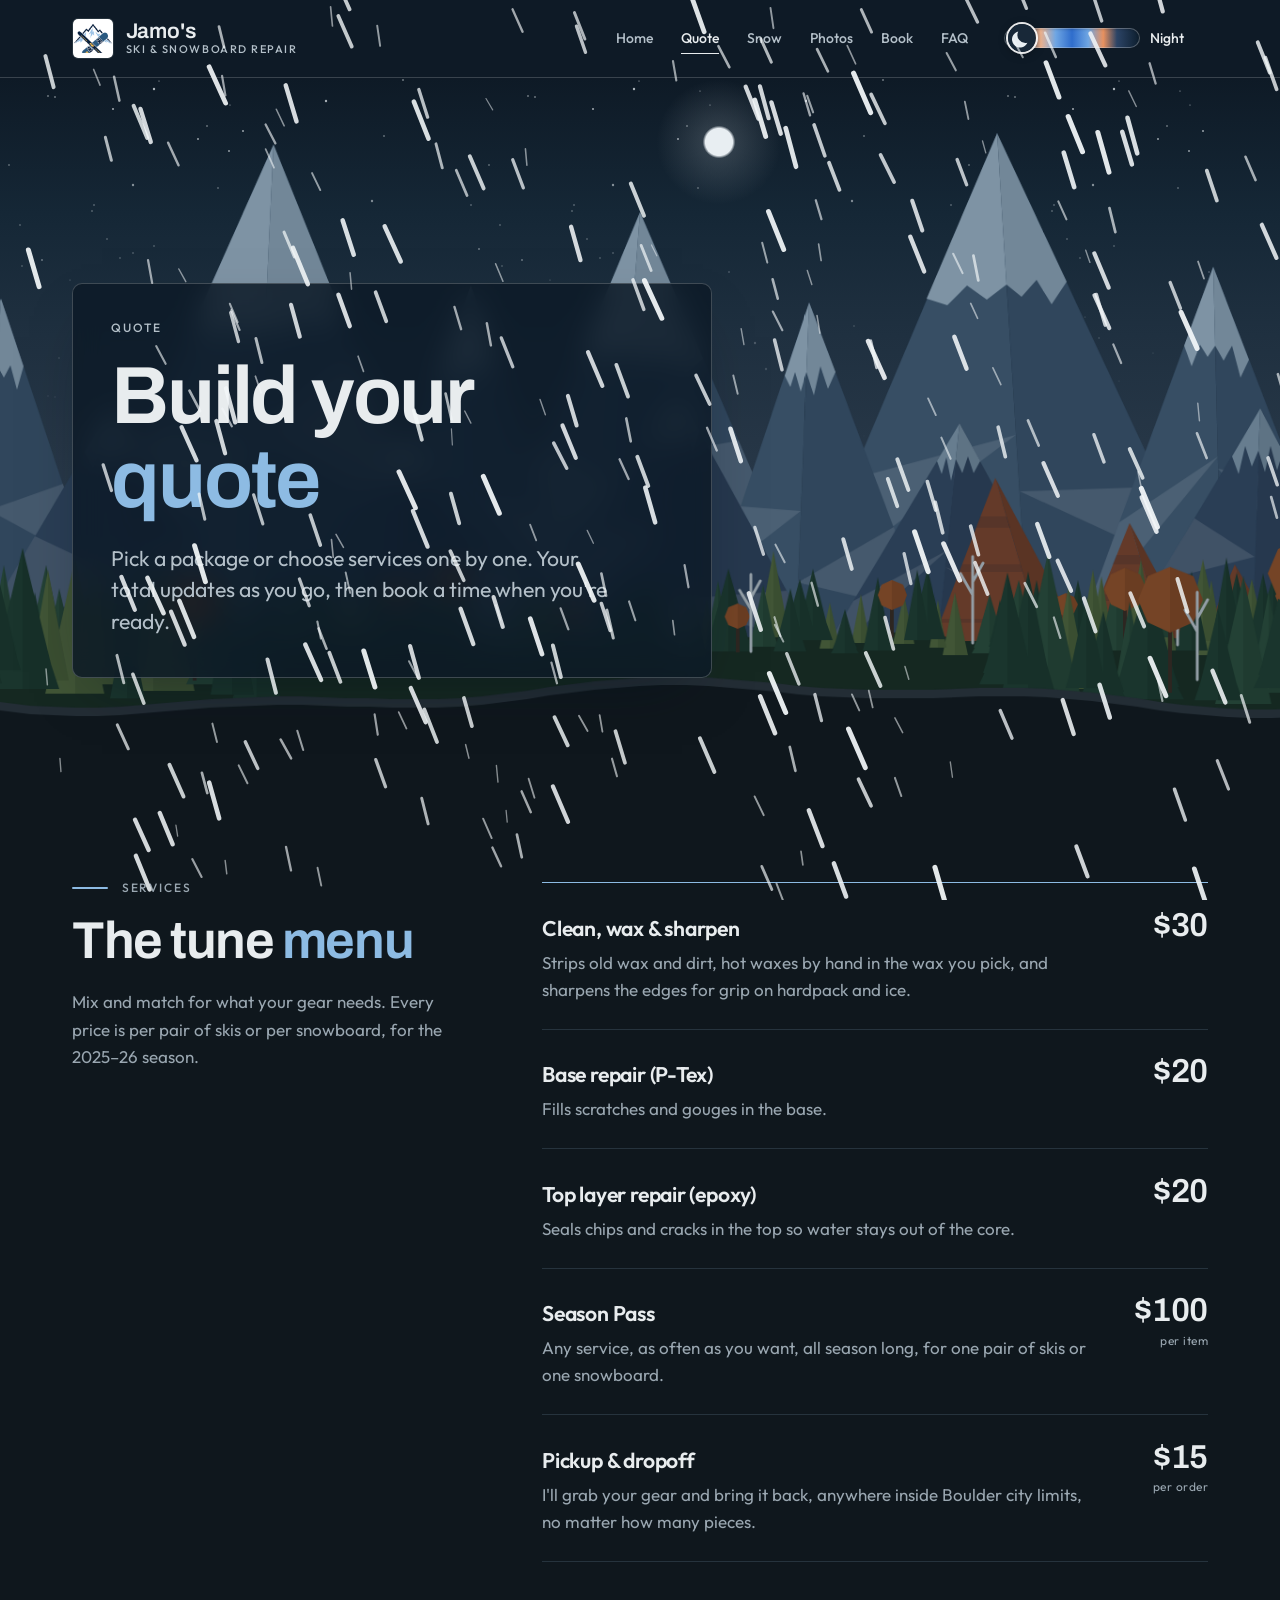
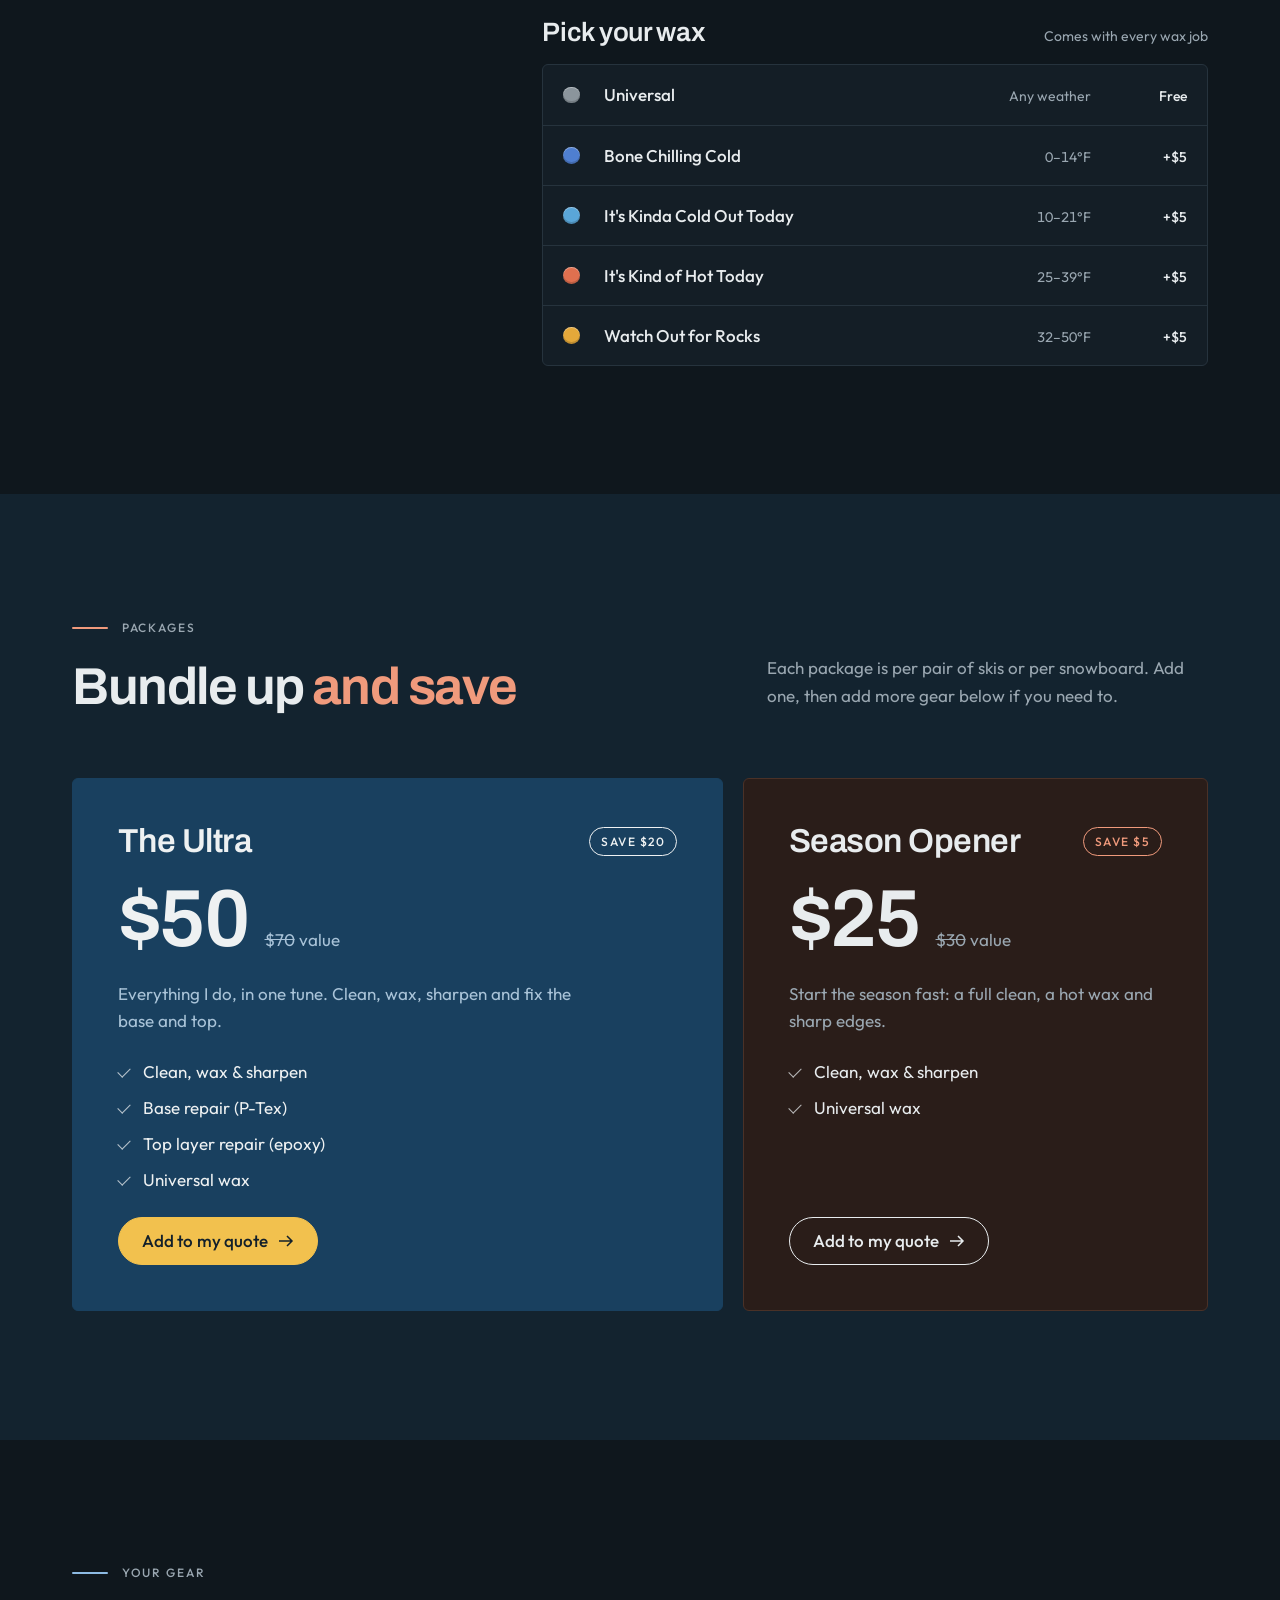
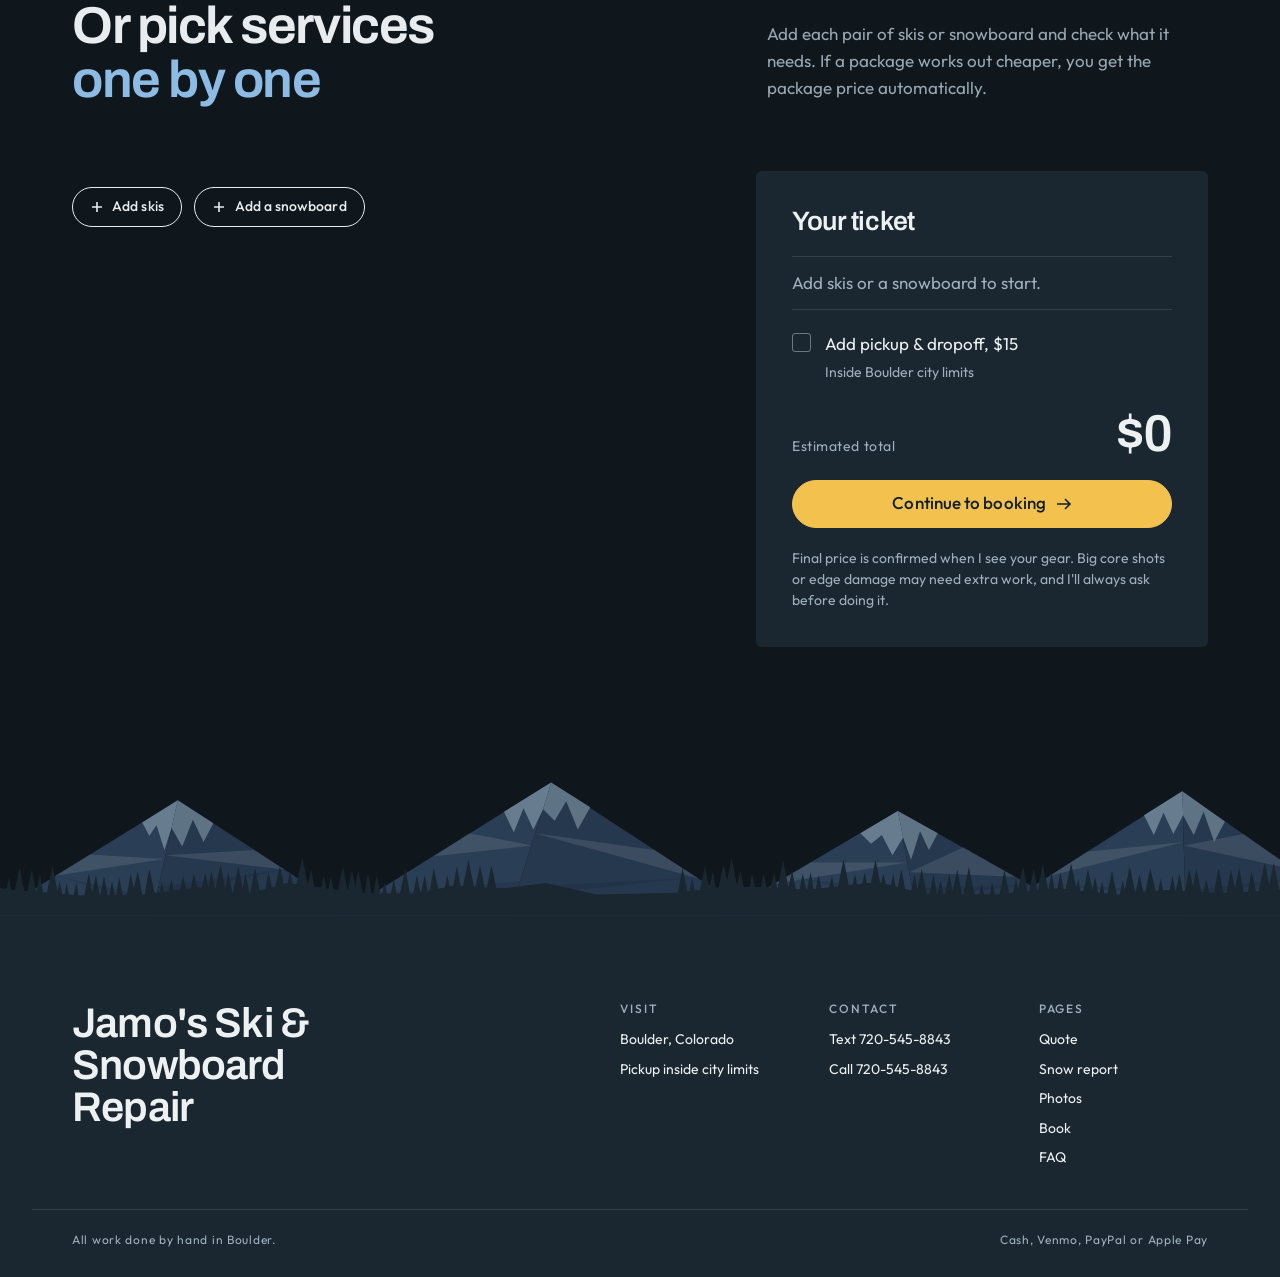
<file: quote.html>
<!doctype html>
<html lang="en">
<head>
<meta charset="utf-8">
<meta name="viewport" content="width=device-width, initial-scale=1, viewport-fit=cover">
<title>Build Your Quote | Jamo's Ski &amp; Snowboard Repair</title>
<meta name="claude:viewport-fit-sides" content="cover">
<meta name="description" content="Pick a tune-up package or choose services one by one and see your price for ski and snowboard tuning in Boulder, CO.">
<link rel="canonical" href="https://jamoskiandboard.com/quote.html">
<link rel="icon" type="image/png" href="images/favicon.png">
<link rel="apple-touch-icon" href="images/apple-touch-icon.png">
<meta property="og:site_name" content="Jamo's Ski &amp; Snowboard Repair">
<meta name="application-name" content="Jamo's Ski &amp; Snowboard Repair">
<meta property="og:title" content="Build Your Quote | Jamo's Ski &amp; Snowboard Repair">
<meta property="og:description" content="Pick a tune-up package or choose services one by one and see your price for ski and snowboard tuning in Boulder, CO.">
<meta property="og:image" content="https://jamoskiandboard.com/images/logo-banner-with-text-1200x628.jpg">
<meta property="og:url" content="https://jamoskiandboard.com/quote.html">
<link rel="preconnect" href="https://fonts.googleapis.com">
<link rel="stylesheet" href="https://fonts.googleapis.com/css2?family=Archivo:wght@500..700&family=Outfit:wght@400;500;600&display=swap">
<link rel="stylesheet" href="assets/site.css">
<script src="assets/sky.js"></script>
</head>
<body>
<header class="site-header">
  <div class="wrap bar">
    <a class="brand" href="./"><img src="images/logo-mark.png" alt="" width="42" height="42"><span class="brand-name"><strong>Jamo's</strong><small>Ski &amp; Snowboard Repair</small></span></a>
    <nav class="nav" aria-label="Pages">
        <a href="./">Home</a>
        <a href="quote.html" aria-current="page">Quote</a>
        <a href="snow.html">Snow</a>
        <a href="photos.html">Photos</a>
        <a href="book.html">Book</a>
        <a href="./#faq">FAQ</a>
    </nav>
    <label class="sky-dial" title="Drag the sun to change the time of day"><span class="sr-only">Time of day</span><input type="range" id="sky-dial" min="0" max="200" value="100" aria-valuetext="Day"><span class="sky-name" aria-hidden="true">Day</span></label>
  </div>
</header>

<main>
  <section class="scene scene-sm">
  <header class="wrap page-head">
    <div class="head-card">
      <p class="eyebrow">Quote</p>
      <h1>Build your <em>quote</em></h1>
      <p class="lede">Pick a package or choose services one by one. Your total updates as you go, then book a time when you're ready.</p>
    </div>
  </header>
  <div class="range" aria-hidden="true">
<svg class="layer l-far" data-depth=".16" viewBox="-480 0 2400 720" preserveAspectRatio="xMidYMax slice" aria-hidden="true" focusable="false"><path class="far-l" d="M-460,720 -180,92 -200,720Z"/><path class="far-r" d="M-180,92 80,720 -200,720Z"/><path class="hi" d="M-275,304 -190,414 -324,414Z"/><path class="lo" d="M-386,553 -195,558 -196,593Z"/><path class="hi" d="M-69,360 -187,318 -19,481Z"/><path class="lo" d="M-19,480 -194,514 -196,582Z"/><path class="farcap-l" d="M-180,92 -260,271 -241,283 -222,246 -203,265 -185,237Z"/><path class="farcap-r" d="M-180,92 -185,237 -168,254 -151,231 -135,251 -118,242Z"/><path class="far-l" d="M1370,720 1640,76 1683,720Z"/><path class="far-r" d="M1640,76 1930,720 1683,720Z"/><path class="hi" d="M1539,316 1656,325 1493,426Z"/><path class="lo" d="M1457,512 1676,626 1678,650Z"/><path class="hi" d="M1769,363 1662,404 1821,479Z"/><path class="lo" d="M1854,551 1668,505 1671,552Z"/><path class="farcap-l" d="M1640,76 1576,229 1595,250 1614,236 1633,264 1652,253Z"/><path class="farcap-r" d="M1640,76 1652,253 1667,264 1683,240 1698,264 1714,240Z"/><path class="far-l" d="M30,720 330,46 300,720Z"/><path class="far-r" d="M330,46 600,720 300,720Z"/><path class="hi" d="M197,345 315,370 126,504Z"/><path class="lo" d="M95,573 308,533 304,625Z"/><path class="hi" d="M419,268 316,352 492,450Z"/><path class="lo" d="M502,476 307,566 305,599Z"/><path class="farcap-l" d="M330,46 248,230 266,255 285,230 303,255 321,235Z"/><path class="farcap-r" d="M330,46 321,235 342,252 362,225 382,245 402,225Z"/><path class="far-l" d="M810,720 1100,34 1143,720Z"/><path class="far-r" d="M1100,34 1420,720 1143,720Z"/><path class="hi" d="M945,402 1120,355 893,524Z"/><path class="lo" d="M922,456 1136,600 1139,647Z"/><path class="hi" d="M1275,410 1124,415 1320,505Z"/><path class="lo" d="M1323,512 1135,595 1137,621Z"/><path class="farcap-l" d="M1100,34 1025,210 1047,217 1068,196 1089,211 1110,195Z"/><path class="farcap-r" d="M1100,34 1110,195 1126,208 1142,190 1158,216 1174,192Z"/><path class="far-l" d="M470,720 720,118 674,720Z"/><path class="far-r" d="M720,118 980,720 674,720Z"/><path class="hi" d="M617,366 698,411 554,517Z"/><path class="lo" d="M519,603 680,639 678,662Z"/><path class="hi" d="M825,361 700,383 891,514Z"/><path class="lo" d="M938,623 688,532 685,580Z"/><path class="farcap-l" d="M720,118 660,262 672,281 685,260 697,272 709,262Z"/><path class="farcap-r" d="M720,118 709,262 729,282 748,265 768,290 787,274Z"/><path class="far-l" d="M-630,720 -430,214 -392,720Z"/><path class="far-r" d="M-430,214 -240,720 -392,720Z"/><path class="hi" d="M-525,453 -412,456 -564,553Z"/><path class="lo" d="M-584,603 -405,550 -399,630Z"/><path class="hi" d="M-336,464 -408,502 -297,569Z"/><path class="lo" d="M-297,567 -402,593 -399,623Z"/><path class="farcap-l" d="M-430,214 -463,298 -454,308 -444,290 -434,303 -425,284Z"/><path class="farcap-r" d="M-430,214 -425,284 -419,295 -414,284 -409,297 -404,284Z"/><path class="far-l" d="M-140,720 40,210 10,720Z"/><path class="far-r" d="M40,210 210,720 10,720Z"/><path class="hi" d="M-30,409 29,392 -77,541Z"/><path class="lo" d="M-96,594 20,560 17,604Z"/><path class="hi" d="M106,407 27,435 134,493Z"/><path class="lo" d="M178,624 13,668 12,686Z"/><path class="farcap-l" d="M40,210 11,291 17,304 24,284 30,307 36,281Z"/><path class="farcap-r" d="M40,210 36,281 43,294 50,281 57,307 64,282Z"/><path class="far-l" d="M350,720 540,196 542,720Z"/><path class="far-r" d="M540,196 720,720 542,720Z"/><path class="hi" d="M476,372 541,451 444,461Z"/><path class="lo" d="M401,580 542,665 542,690Z"/><path class="hi" d="M625,444 541,414 656,534Z"/><path class="lo" d="M656,532 542,638 542,667Z"/><path class="farcap-l" d="M540,196 507,287 515,307 524,273 532,302 540,276Z"/><path class="farcap-r" d="M540,196 540,276 547,298 553,268 560,295 566,273Z"/><path class="far-l" d="M730,720 900,214 880,720Z"/><path class="far-r" d="M900,214 1090,720 880,720Z"/><path class="hi" d="M827,431 891,436 802,505Z"/><path class="lo" d="M797,521 885,578 884,618Z"/><path class="hi" d="M990,453 888,512 1024,544Z"/><path class="lo" d="M1059,636 882,668 881,693Z"/><path class="farcap-l" d="M900,214 874,292 880,304 885,288 891,309 897,288Z"/><path class="farcap-r" d="M900,214 897,288 905,313 912,282 920,306 928,288Z"/><path class="far-l" d="M1130,720 1330,176 1343,720Z"/><path class="far-r" d="M1330,176 1540,720 1343,720Z"/><path class="hi" d="M1230,448 1335,378 1192,552Z"/><path class="lo" d="M1165,626 1341,636 1342,672Z"/><path class="hi" d="M1418,404 1335,391 1468,533Z"/><path class="lo" d="M1473,548 1341,639 1342,679Z"/><path class="farcap-l" d="M1330,176 1299,260 1307,282 1316,259 1324,272 1332,260Z"/><path class="farcap-r" d="M1330,176 1332,260 1341,276 1350,260 1359,294 1368,275Z"/><path class="far-l" d="M1660,720 1880,196 1846,720Z"/><path class="far-r" d="M1880,196 2100,720 1846,720Z"/><path class="hi" d="M1769,461 1860,508 1727,560Z"/><path class="lo" d="M1729,556 1853,608 1851,635Z"/><path class="hi" d="M1947,355 1860,507 2005,494Z"/><path class="lo" d="M2041,579 1850,659 1848,679Z"/><path class="farcap-l" d="M1880,196 1841,289 1849,303 1857,286 1866,302 1874,288Z"/><path class="farcap-r" d="M1880,196 1874,288 1884,304 1893,278 1903,293 1912,273Z"/></svg>
<svg class="layer l-mid" data-depth=".1" viewBox="-480 0 2400 720" preserveAspectRatio="xMidYMax slice" aria-hidden="true" focusable="false"><path class="mid-l" d="M-610,720 -400,334 -432,720Z"/><path class="mid-r" d="M-400,334 -200,720 -432,720Z"/><path class="hi" d="M-511,538 -414,503 -545,600Z"/><path class="lo" d="M-557,622 -428,672 -430,688Z"/><path class="hi" d="M-294,538 -415,518 -261,603Z"/><path class="lo" d="M-254,616 -421,587 -425,631Z"/><path class="midcap-l" d="M-400,334 -423,376 -418,388 -413,371 -408,396 -403,373Z"/><path class="midcap-r" d="M-400,334 -403,373 -396,395 -389,376 -381,400 -374,384Z"/><path class="mid-l" d="M-370,720 -140,350 -135,720Z"/><path class="mid-r" d="M-140,350 80,720 -135,720Z"/><path class="hi" d="M-254,534 -138,489 -296,601Z"/><path class="lo" d="M-292,595 -136,616 -135,661Z"/><path class="hi" d="M-46,508 -137,531 5,593Z"/><path class="lo" d="M42,656 -136,632 -135,665Z"/><path class="midcap-l" d="M-140,350 -168,394 -161,412 -153,390 -146,412 -139,395Z"/><path class="midcap-r" d="M-140,350 -139,395 -133,420 -126,390 -119,420 -112,397Z"/><path class="mid-l" d="M-70,720 160,330 201,720Z"/><path class="mid-r" d="M160,330 370,720 201,720Z"/><path class="hi" d="M76,472 180,521 12,581Z"/><path class="lo" d="M-26,646 188,597 191,626Z"/><path class="hi" d="M246,490 175,474 283,559Z"/><path class="lo" d="M290,571 193,649 197,680Z"/><path class="midcap-l" d="M160,330 129,382 138,400 147,376 156,399 164,372Z"/><path class="midcap-r" d="M160,330 164,372 170,399 176,374 181,403 187,380Z"/><path class="mid-l" d="M270,720 470,360 461,720Z"/><path class="mid-r" d="M470,360 700,720 461,720Z"/><path class="hi" d="M386,512 465,575 337,599Z"/><path class="lo" d="M342,591 463,633 462,664Z"/><path class="hi" d="M558,499 466,504 603,568Z"/><path class="lo" d="M650,641 464,596 463,641Z"/><path class="midcap-l" d="M470,360 446,402 452,421 458,396 463,409 469,397Z"/><path class="midcap-r" d="M470,360 469,397 476,424 483,393 489,426 496,401Z"/><path class="mid-l" d="M530,720 760,318 722,720Z"/><path class="mid-r" d="M760,318 980,720 722,720Z"/><path class="hi" d="M676,465 746,463 617,569Z"/><path class="lo" d="M606,586 734,592 730,634Z"/><path class="hi" d="M876,530 739,541 907,587Z"/><path class="lo" d="M900,574 726,672 725,690Z"/><path class="midcap-l" d="M760,318 731,369 737,388 743,361 750,374 756,360Z"/><path class="midcap-r" d="M760,318 756,360 763,385 769,355 776,383 783,360Z"/><path class="mid-l" d="M840,720 1060,352 1023,720Z"/><path class="mid-r" d="M1060,352 1260,720 1023,720Z"/><path class="hi" d="M947,541 1047,487 902,617Z"/><path class="lo" d="M903,615 1033,622 1030,658Z"/><path class="hi" d="M1166,548 1045,505 1192,595Z"/><path class="lo" d="M1206,621 1034,613 1032,638Z"/><path class="midcap-l" d="M1060,352 1036,392 1041,406 1046,388 1051,413 1056,390Z"/><path class="midcap-r" d="M1060,352 1056,390 1063,405 1069,387 1075,405 1082,392Z"/><path class="mid-l" d="M1150,720 1380,336 1367,720Z"/><path class="mid-r" d="M1380,336 1580,720 1367,720Z"/><path class="hi" d="M1310,453 1374,494 1269,521Z"/><path class="lo" d="M1200,637 1369,639 1369,659Z"/><path class="hi" d="M1464,497 1372,560 1495,557Z"/><path class="lo" d="M1541,645 1370,627 1369,659Z"/><path class="midcap-l" d="M1380,336 1350,387 1357,406 1364,376 1371,398 1378,381Z"/><path class="midcap-r" d="M1380,336 1378,381 1385,404 1391,376 1398,402 1404,382Z"/><path class="mid-l" d="M1430,720 1650,344 1641,720Z"/><path class="mid-r" d="M1650,344 1880,720 1641,720Z"/><path class="hi" d="M1565,489 1647,481 1528,553Z"/><path class="lo" d="M1514,576 1642,658 1642,675Z"/><path class="hi" d="M1728,472 1647,484 1792,576Z"/><path class="lo" d="M1838,651 1642,651 1642,671Z"/><path class="midcap-l" d="M1650,344 1626,386 1631,398 1637,382 1643,400 1649,386Z"/><path class="midcap-r" d="M1650,344 1649,386 1656,412 1663,380 1670,407 1677,389Z"/><path class="mid-l" d="M1680,720 1900,322 1875,720Z"/><path class="mid-r" d="M1900,322 2120,720 1875,720Z"/><path class="hi" d="M1781,537 1889,492 1748,596Z"/><path class="lo" d="M1768,561 1882,619 1879,653Z"/><path class="hi" d="M1994,491 1890,481 2038,572Z"/><path class="lo" d="M2032,561 1882,607 1881,633Z"/><path class="midcap-l" d="M1900,322 1874,368 1880,382 1886,364 1892,384 1897,363Z"/><path class="midcap-r" d="M1900,322 1897,363 1904,382 1910,357 1916,384 1923,363Z"/><path class="rock-l" d="M1010,640 1098,410 1165,640Z"/><path class="rock-r" d="M1098,410 1220,640 1165,640Z"/><path class="lo" d="M1041,560 1142,560 1143,564 1039,564ZM1063,502 1125,502 1127,510 1060,510ZM1082,451 1110,451 1114,463 1078,463Z"/><path class="rock-l" d="M1165,648 1241,458 1298,648Z"/><path class="rock-r" d="M1241,458 1345,648 1298,648Z"/><path class="lo" d="M1191,582 1278,582 1279,585 1190,585ZM1210,534 1264,534 1266,541 1208,541ZM1227,492 1251,492 1254,502 1223,502Z"/><path class="rock-l" d="M1290,652 1353,502 1401,652Z"/><path class="rock-r" d="M1353,502 1440,652 1401,652Z"/><path class="lo" d="M1312,600 1384,600 1385,603 1311,603ZM1328,562 1372,562 1374,567 1326,567ZM1342,529 1362,529 1364,536 1339,536Z"/></svg>
<svg class="layer l-forest" data-depth=".04" viewBox="-480 0 2400 720" preserveAspectRatio="xMidYMax slice" aria-hidden="true" focusable="false"><path class="floor" d="M-480,720L-480,592 -396,586 -340,598 -292,592 -220,579 -138,596 -67,593 14,581 80,588 162,594 243,590 328,592 402,583 444,581 502,580 584,589 655,591 729,588 769,594 847,588 913,591 957,593 1009,579 1063,593 1113,593 1202,588 1261,588 1335,593 1406,591 1450,581 1502,593 1558,589 1598,579 1652,591 1726,592 1781,588 1844,587 1890,596 1920,588L1920,720Z"/><path class="tc-l" d="M-470,562 -478,608 -470,608ZM-307,534 -323,609 -307,609ZM-290,513 -307,593 -290,593ZM-280,537 -292,606 -280,606ZM-254,537 -266,597 -254,597ZM-244,545 -255,595 -244,595ZM-229,497 -246,585 -229,585ZM-214,530 -224,585 -214,585ZM-175,536 -187,599 -175,599ZM-112,507 -132,596 -112,596ZM-82,530 -96,608 -82,608ZM195,513 176,600 195,600ZM403,534 391,584 403,584ZM422,533 412,585 422,585ZM610,544 600,591 610,591ZM620,527 608,592 620,592ZM791,548 781,603 791,603ZM862,497 845,589 862,589ZM922,552 911,601 922,601ZM955,543 945,595 955,595ZM1001,544 989,596 1001,596ZM1037,549 1028,600 1037,600ZM1055,541 1042,608 1055,608ZM1202,517 1188,592 1202,592ZM1211,524 1197,602 1211,602ZM1253,506 1236,596 1253,596ZM1281,557 1271,603 1281,603ZM1319,506 1301,593 1319,593ZM1328,528 1314,608 1328,608ZM1371,527 1353,604 1371,604ZM1425,528 1410,603 1425,603ZM1523,505 1503,595 1523,595ZM1554,528 1541,603 1554,603ZM1644,518 1626,602 1644,602ZM1700,509 1680,600 1700,600ZM1789,548 1777,602 1789,602Z"/><path class="tc-r" d="M-470,562 -462,608 -470,608ZM-307,534 -292,609 -307,609ZM-290,513 -274,593 -290,593ZM-280,537 -268,606 -280,606ZM-254,537 -241,597 -254,597ZM-244,545 -232,595 -244,595ZM-229,497 -212,585 -229,585ZM-214,530 -205,585 -214,585ZM-175,536 -162,599 -175,599ZM-112,507 -92,596 -112,596ZM-82,530 -68,608 -82,608ZM195,513 215,600 195,600ZM403,534 414,584 403,584ZM422,533 433,585 422,585ZM610,544 619,591 610,591ZM620,527 631,592 620,592ZM791,548 801,603 791,603ZM862,497 879,589 862,589ZM922,552 933,601 922,601ZM955,543 965,595 955,595ZM1001,544 1012,596 1001,596ZM1037,549 1046,600 1037,600ZM1055,541 1069,608 1055,608ZM1202,517 1215,592 1202,592ZM1211,524 1225,602 1211,602ZM1253,506 1269,596 1253,596ZM1281,557 1291,603 1281,603ZM1319,506 1338,593 1319,593ZM1328,528 1342,608 1328,608ZM1371,527 1389,604 1371,604ZM1425,528 1440,603 1425,603ZM1523,505 1544,595 1523,595ZM1554,528 1568,603 1554,603ZM1644,518 1661,602 1644,602ZM1700,509 1720,600 1700,600ZM1789,548 1800,602 1789,602Z"/><path class="tb-l" d="M-456,517 -472,608 -456,608ZM-399,514 -414,585 -399,585ZM-399,531 -417,593 -399,593ZM-389,532 -402,593 -389,593ZM-370,548 -378,595 -370,595ZM-356,539 -373,605 -356,605ZM-356,555 -376,612 -356,612ZM-338,554 -348,603 -338,603ZM43,512 29,589 43,589ZM59,536 48,592 59,592ZM59,550 46,599 59,599ZM88,512 74,576 88,576ZM88,530 71,585 88,585ZM88,547 69,593 88,593ZM102,537 90,593 102,593ZM132,544 123,583 132,583ZM132,555 121,588 132,588ZM132,566 119,593 132,593ZM167,536 153,596 167,596ZM167,551 151,603 167,603ZM207,514 192,581 207,581ZM207,533 189,590 207,590ZM207,551 187,598 207,598ZM269,516 252,595 269,595ZM269,536 249,604 269,604ZM289,544 276,596 289,596ZM289,557 273,602 289,602ZM337,540 324,598 337,598ZM356,509 338,592 356,592ZM371,532 358,580 371,580ZM371,545 356,586 371,586ZM371,558 354,592 371,592ZM391,533 377,594 391,594ZM508,518 496,578 508,578ZM508,533 494,585 508,585ZM564,542 553,598 564,598ZM594,520 576,604 594,604ZM669,551 660,593 669,593ZM669,561 658,597 669,597ZM803,529 789,599 803,599ZM851,533 838,592 851,592ZM851,548 836,599 851,599ZM1092,543 1078,593 1092,593ZM1092,557 1075,600 1092,600ZM1092,571 1073,606 1092,606ZM1123,528 1108,584 1123,584ZM1123,543 1105,591 1123,591ZM1123,559 1103,598 1123,598ZM1227,521 1209,603 1227,603ZM1271,519 1259,589 1271,589ZM1443,510 1423,595 1443,595ZM1533,518 1518,607 1533,607ZM1564,546 1554,596 1564,596ZM1564,558 1552,601 1564,601ZM1574,531 1560,578 1574,578ZM1574,544 1558,584 1574,584ZM1574,557 1556,590 1574,590ZM1619,526 1606,599 1619,599ZM1716,533 1701,585 1716,585ZM1716,548 1699,591 1716,591ZM1716,562 1696,598 1716,598ZM1819,537 1807,581 1819,581ZM1819,549 1805,587 1819,587ZM1819,561 1803,592 1819,592ZM1830,533 1818,585 1830,585ZM1830,546 1816,590 1830,590ZM1851,504 1831,586 1851,586ZM1851,524 1828,596 1851,596ZM1877,508 1859,577 1877,577ZM1877,527 1856,585 1877,585ZM1877,546 1852,594 1877,594Z"/><path class="tb-r" d="M-456,517 -439,608 -456,608ZM-399,514 -384,585 -399,585ZM-399,531 -381,593 -399,593ZM-389,532 -375,593 -389,593ZM-370,548 -361,595 -370,595ZM-356,539 -340,605 -356,605ZM-356,555 -337,612 -356,612ZM-338,554 -328,603 -338,603ZM43,512 57,589 43,589ZM59,536 71,592 59,592ZM59,550 73,599 59,599ZM88,512 102,576 88,576ZM88,530 105,585 88,585ZM88,547 107,593 88,593ZM102,537 115,593 102,593ZM132,544 142,583 132,583ZM132,555 144,588 132,588ZM132,566 146,593 132,593ZM167,536 182,596 167,596ZM167,551 184,603 167,603ZM207,514 221,581 207,581ZM207,533 224,590 207,590ZM207,551 227,598 207,598ZM269,516 286,595 269,595ZM269,536 289,604 269,604ZM289,544 302,596 289,596ZM289,557 304,602 289,602ZM337,540 349,598 337,598ZM356,509 374,592 356,592ZM371,532 385,580 371,580ZM371,545 387,586 371,586ZM371,558 389,592 371,592ZM391,533 404,594 391,594ZM508,518 519,578 508,578ZM508,533 522,585 508,585ZM564,542 574,598 564,598ZM594,520 612,604 594,604ZM669,551 679,593 669,593ZM669,561 681,597 669,597ZM803,529 816,599 803,599ZM851,533 864,592 851,592ZM851,548 867,599 851,599ZM1092,543 1107,593 1092,593ZM1092,557 1109,600 1092,600ZM1092,571 1112,606 1092,606ZM1123,528 1137,584 1123,584ZM1123,543 1140,591 1123,591ZM1123,559 1142,598 1123,598ZM1227,521 1245,603 1227,603ZM1271,519 1284,589 1271,589ZM1443,510 1462,595 1443,595ZM1533,518 1549,607 1533,607ZM1564,546 1575,596 1564,596ZM1564,558 1577,601 1564,601ZM1574,531 1587,578 1574,578ZM1574,544 1589,584 1574,584ZM1574,557 1592,590 1574,590ZM1619,526 1632,599 1619,599ZM1716,533 1730,585 1716,585ZM1716,548 1733,591 1716,591ZM1716,562 1735,598 1716,598ZM1819,537 1831,581 1819,581ZM1819,549 1833,587 1819,587ZM1819,561 1835,592 1819,592ZM1830,533 1842,585 1830,585ZM1830,546 1844,590 1830,590ZM1851,504 1870,586 1851,586ZM1851,524 1874,596 1851,596ZM1877,508 1895,577 1877,577ZM1877,527 1898,585 1877,585ZM1877,546 1901,594 1877,594Z"/><path class="ta-l" d="M-446,511 -464,591 -446,591ZM-430,541 -443,600 -430,600ZM-416,539 -427,597 -416,597ZM-416,553 -429,603 -416,603ZM-326,531 -341,594 -326,594ZM-326,547 -344,601 -326,601ZM-202,515 -218,580 -202,580ZM-202,531 -221,587 -202,587ZM-189,543 -200,599 -189,599ZM-157,557 -167,597 -157,597ZM-157,568 -168,602 -157,602ZM-157,579 -170,607 -157,607ZM-143,527 -158,604 -143,604ZM-143,546 -161,612 -143,612ZM-92,547 -101,588 -92,588ZM-92,558 -103,593 -92,593ZM-92,570 -105,598 -92,598ZM-45,541 -58,589 -45,589ZM-45,554 -60,595 -45,595ZM-45,568 -62,601 -45,601ZM-29,549 -39,589 -29,589ZM-29,560 -41,595 -29,595ZM-29,571 -42,600 -29,600ZM-18,508 -32,582 -18,582ZM-18,526 -35,590 -18,590ZM2,527 -10,588 2,588ZM76,541 66,597 76,597ZM122,530 111,581 122,581ZM122,544 109,587 122,587ZM122,558 107,594 122,594ZM151,515 134,607 151,607ZM186,544 174,604 186,604ZM186,559 172,611 186,611ZM221,509 204,580 221,580ZM221,529 201,589 221,589ZM221,548 198,598 221,598ZM257,543 247,591 257,591ZM317,509 300,584 317,584ZM317,527 297,593 317,593ZM381,508 366,573 381,573ZM381,526 363,581 381,581ZM381,544 360,589 381,589ZM439,509 420,586 439,586ZM439,528 417,594 439,594ZM451,528 439,591 451,591ZM473,524 462,582 473,582ZM489,515 477,575 489,575ZM489,530 475,582 489,582ZM531,515 517,578 531,578ZM531,530 514,585 531,585ZM634,538 622,595 634,595ZM634,552 620,602 634,602ZM687,547 677,593 687,593ZM700,538 688,605 700,605ZM715,512 697,591 715,591ZM715,531 694,600 715,600ZM732,529 720,591 732,591ZM742,516 727,599 742,599ZM775,535 760,610 775,610ZM814,516 795,586 814,586ZM814,535 791,595 814,595ZM814,555 788,604 814,604ZM880,537 865,597 880,597ZM880,551 862,604 880,604ZM890,527 876,579 890,579ZM890,541 873,586 890,586ZM890,556 870,592 890,592ZM904,516 888,584 904,584ZM904,533 884,592 904,592ZM938,559 927,597 938,597ZM938,569 925,601 938,601ZM938,580 923,606 938,606ZM973,525 959,595 973,595ZM973,542 957,603 973,603ZM1015,517 1001,592 1015,592ZM1026,516 1010,583 1026,583ZM1026,532 1007,591 1026,591ZM1103,549 1094,589 1103,589ZM1103,560 1092,594 1103,594ZM1103,571 1091,599 1103,599ZM1142,528 1127,599 1142,599ZM1142,545 1125,607 1142,607ZM1158,529 1145,598 1158,598ZM1186,528 1174,584 1186,584ZM1186,542 1172,591 1186,591ZM1307,519 1290,603 1307,603ZM1344,504 1328,596 1344,596ZM1355,520 1336,600 1355,600ZM1355,540 1333,609 1355,609ZM1383,521 1364,608 1383,608ZM1394,523 1375,591 1394,591ZM1394,541 1371,599 1394,599ZM1394,560 1368,608 1394,608ZM1474,543 1464,597 1474,597ZM1489,502 1474,593 1489,593ZM1506,526 1492,588 1506,588ZM1506,543 1490,596 1506,596ZM1506,560 1488,604 1506,604ZM1588,523 1572,597 1588,597ZM1602,532 1589,594 1602,594ZM1634,512 1620,584 1634,584ZM1634,530 1617,593 1634,593ZM1663,528 1650,601 1663,601ZM1726,560 1717,603 1726,603ZM1726,571 1715,608 1726,608ZM1772,534 1759,589 1772,589ZM1772,547 1756,595 1772,595ZM1841,539 1831,582 1841,582ZM1841,551 1829,588 1841,588ZM1841,563 1827,593 1841,593ZM1863,505 1847,584 1863,584ZM1863,524 1844,593 1863,593ZM1897,552 1887,595 1897,595ZM1897,563 1885,599 1897,599Z"/><path class="ta-r" d="M-446,511 -428,591 -446,591ZM-430,541 -418,600 -430,600ZM-416,539 -405,597 -416,597ZM-416,553 -403,603 -416,603ZM-326,531 -311,594 -326,594ZM-326,547 -308,601 -326,601ZM-202,515 -187,580 -202,580ZM-202,531 -184,587 -202,587ZM-189,543 -179,599 -189,599ZM-157,557 -147,597 -157,597ZM-157,568 -146,602 -157,602ZM-157,579 -144,607 -157,607ZM-143,527 -128,604 -143,604ZM-143,546 -125,612 -143,612ZM-92,547 -83,588 -92,588ZM-92,558 -81,593 -92,593ZM-92,570 -80,598 -92,598ZM-45,541 -33,589 -45,589ZM-45,554 -31,595 -45,595ZM-45,568 -28,601 -45,601ZM-29,549 -20,589 -29,589ZM-29,560 -18,595 -29,595ZM-29,571 -16,600 -29,600ZM-18,508 -4,582 -18,582ZM-18,526 -2,590 -18,590ZM2,527 14,588 2,588ZM76,541 87,597 76,597ZM122,530 133,581 122,581ZM122,544 135,587 122,587ZM122,558 137,594 122,594ZM151,515 169,607 151,607ZM186,544 197,604 186,604ZM186,559 199,611 186,611ZM221,509 238,580 221,580ZM221,529 241,589 221,589ZM221,548 244,598 221,598ZM257,543 268,591 257,591ZM317,509 334,584 317,584ZM317,527 337,593 317,593ZM381,508 397,573 381,573ZM381,526 400,581 381,581ZM381,544 403,589 381,589ZM439,509 457,586 439,586ZM439,528 460,594 439,594ZM451,528 462,591 451,591ZM473,524 485,582 473,582ZM489,515 501,575 489,575ZM489,530 503,582 489,582ZM531,515 544,578 531,578ZM531,530 547,585 531,585ZM634,538 647,595 634,595ZM634,552 649,602 634,602ZM687,547 696,593 687,593ZM700,538 712,605 700,605ZM715,512 733,591 715,591ZM715,531 736,600 715,600ZM732,529 745,591 732,591ZM742,516 758,599 742,599ZM775,535 791,610 775,610ZM814,516 834,586 814,586ZM814,535 837,595 814,595ZM814,555 841,604 814,604ZM880,537 894,597 880,597ZM880,551 897,604 880,604ZM890,527 904,579 890,579ZM890,541 907,586 890,586ZM890,556 909,592 890,592ZM904,516 921,584 904,584ZM904,533 925,592 904,592ZM938,559 949,597 938,597ZM938,569 951,601 938,601ZM938,580 953,606 938,606ZM973,525 986,595 973,595ZM973,542 989,603 973,603ZM1015,517 1029,592 1015,592ZM1026,516 1042,583 1026,583ZM1026,532 1045,591 1026,591ZM1103,549 1112,589 1103,589ZM1103,560 1114,594 1103,594ZM1103,571 1115,599 1103,599ZM1142,528 1156,599 1142,599ZM1142,545 1159,607 1142,607ZM1158,529 1170,598 1158,598ZM1186,528 1198,584 1186,584ZM1186,542 1201,591 1186,591ZM1307,519 1324,603 1307,603ZM1344,504 1361,596 1344,596ZM1355,520 1374,600 1355,600ZM1355,540 1377,609 1355,609ZM1383,521 1402,608 1383,608ZM1394,523 1413,591 1394,591ZM1394,541 1417,599 1394,599ZM1394,560 1420,608 1394,608ZM1474,543 1483,597 1474,597ZM1489,502 1505,593 1489,593ZM1506,526 1520,588 1506,588ZM1506,543 1522,596 1506,596ZM1506,560 1525,604 1506,604ZM1588,523 1604,597 1588,597ZM1602,532 1615,594 1602,594ZM1634,512 1647,584 1634,584ZM1634,530 1650,593 1634,593ZM1663,528 1677,601 1663,601ZM1726,560 1735,603 1726,603ZM1726,571 1736,608 1726,608ZM1772,534 1786,589 1772,589ZM1772,547 1788,595 1772,595ZM1841,539 1851,582 1841,582ZM1841,551 1852,588 1841,588ZM1841,563 1854,593 1841,593ZM1863,505 1879,584 1863,584ZM1863,524 1882,593 1863,593ZM1897,552 1906,595 1897,595ZM1897,563 1908,599 1897,599Z"/><path class="trunk" d="M-128,611 -128,561 -124,561 -124,611ZM-67,592 -67,554 -63,554 -63,592ZM460,585 460,541 464,541 464,585ZM518,583 518,528 522,528 522,583ZM649,598 649,562 653,562 653,598ZM822,605 822,567 826,567 826,605ZM986,589 986,544 990,544 990,589ZM1171,590 1171,554 1175,554 1175,590ZM1234,602 1234,538 1238,538 1238,602ZM1411,593 1411,545 1415,545 1415,593ZM1456,588 1456,547 1460,547 1460,588ZM1754,598 1754,546 1758,546 1758,598ZM1904,596 1904,533 1908,533 1908,596Z"/><path class="td-l" d="M-126,544 -126,579 -139,574 -144,561 -139,549ZM-65,541 -65,567 -74,563 -78,554 -74,545ZM462,526 462,556 451,552 447,541 451,530ZM520,509 520,548 506,542 500,528 506,515ZM651,550 651,575 642,571 638,562 642,553ZM824,553 824,580 814,576 810,567 814,557ZM988,528 988,560 977,555 973,544 977,533ZM1173,542 1173,567 1164,563 1161,554 1164,546ZM1236,515 1236,561 1221,554 1214,538 1221,522ZM1413,529 1413,562 1401,557 1396,545 1401,534ZM1458,533 1458,562 1448,557 1444,547 1448,537ZM1756,528 1756,564 1743,559 1738,546 1743,533ZM1906,511 1906,555 1890,549 1884,533 1890,517Z"/><path class="td-r" d="M-126,544 -114,549 -109,561 -114,574 -126,579ZM-65,541 -55,545 -51,554 -55,563 -65,567ZM462,526 473,530 477,541 473,552 462,556ZM520,509 533,515 539,528 533,542 520,548ZM651,550 660,553 663,562 660,571 651,575ZM824,553 833,557 837,567 833,576 824,580ZM988,528 1000,533 1004,544 1000,555 988,560ZM1173,542 1182,546 1186,554 1182,563 1173,567ZM1236,515 1252,522 1259,538 1252,554 1236,561ZM1413,529 1425,534 1430,545 1425,557 1413,562ZM1458,533 1468,537 1473,547 1468,557 1458,562ZM1756,528 1769,533 1775,546 1769,559 1756,564ZM1906,511 1921,517 1928,533 1921,549 1906,555Z"/><path class="te" d="M-266,594L-266,534M-266,561L-274,546M-266,552L-259,539M17,582L17,517M17,546L8,530M17,536L24,522M29,583L29,514M29,545L19,528M29,535L37,519M240,590L240,525M240,555L231,538M240,545L248,531M298,605L298,516M298,556L285,534M298,543L308,523M548,597L548,551M548,572L542,560M548,565L554,555M575,593L575,519M575,552L565,534M575,541L584,525M762,602L762,553M762,575L755,563M762,568L768,557M838,604L838,522M838,559L826,539M838,547L848,529M1074,595L1074,503M1074,544L1061,521M1074,530L1085,510M1292,597L1292,528M1292,559L1283,542M1292,549L1301,533M1544,591L1544,501M1544,541L1532,519M1544,528L1555,508M1683,596L1683,542M1683,566L1675,553M1683,558L1689,546M1745,599L1745,536M1745,565L1736,549M1745,555L1752,541M1801,592L1801,531M1801,558L1792,543M1801,549L1808,536"/><path class="tc-l" d="M-304,543 -325,648 -304,648ZM-198,490 -234,646 -198,646ZM-141,531 -167,654 -141,654ZM-87,508 -115,653 -87,653ZM90,517 69,635 90,635ZM119,505 87,649 119,649ZM147,500 122,639 147,639ZM202,517 176,646 202,646ZM220,521 194,646 220,646ZM1176,535 1155,644 1176,644ZM1716,532 1688,656 1716,656ZM1880,518 1849,663 1880,663ZM1909,545 1890,641 1909,641Z"/><path class="tc-r" d="M-304,543 -283,648 -304,648ZM-198,490 -163,646 -198,646ZM-141,531 -115,654 -141,654ZM-87,508 -60,653 -87,653ZM90,517 112,635 90,635ZM119,505 150,649 119,649ZM147,500 171,639 147,639ZM202,517 227,646 202,646ZM220,521 246,646 220,646ZM1176,535 1197,644 1176,644ZM1716,532 1744,656 1716,656ZM1880,518 1911,663 1880,663ZM1909,545 1928,641 1909,641Z"/><path class="tb-l" d="M-279,528 -307,642 -279,642ZM-279,556 -311,655 -279,655ZM-239,515 -258,624 -239,624ZM-218,493 -246,632 -218,632ZM-114,503 -141,625 -114,625ZM-114,533 -146,639 -114,639ZM-3,549 -26,650 -3,650ZM269,517 245,615 269,615ZM269,544 241,627 269,627ZM269,571 237,639 269,639ZM1154,499 1126,632 1154,632ZM1154,532 1121,647 1154,647ZM1241,551 1225,644 1241,644ZM1362,524 1332,660 1362,660ZM1389,540 1369,648 1389,648ZM1452,539 1432,615 1452,615ZM1452,560 1429,624 1452,624ZM1452,581 1425,634 1452,634ZM1642,531 1617,648 1642,648ZM1672,524 1646,630 1672,630ZM1672,553 1642,643 1672,643ZM1672,582 1637,657 1672,657ZM1795,528 1775,629 1795,629Z"/><path class="tb-r" d="M-279,528 -252,642 -279,642ZM-279,556 -247,655 -279,655ZM-239,515 -221,624 -239,624ZM-218,493 -189,632 -218,632ZM-114,503 -87,625 -114,625ZM-114,533 -82,639 -114,639ZM-3,549 19,650 -3,650ZM269,517 293,615 269,615ZM269,544 297,627 269,627ZM269,571 302,639 269,639ZM1154,499 1183,632 1154,632ZM1154,532 1188,647 1154,647ZM1241,551 1258,644 1241,644ZM1362,524 1392,660 1362,660ZM1389,540 1408,648 1389,648ZM1452,539 1471,615 1452,615ZM1452,560 1475,624 1452,624ZM1452,581 1478,634 1452,634ZM1642,531 1667,648 1642,648ZM1672,524 1697,630 1672,630ZM1672,553 1702,643 1672,643ZM1672,582 1706,657 1672,657ZM1795,528 1816,629 1795,629Z"/><path class="ta-l" d="M-445,514 -475,625 -445,625ZM-445,544 -480,639 -445,639ZM-445,575 -485,653 -445,653ZM-427,533 -452,641 -427,641ZM-401,513 -430,634 -401,634ZM-401,543 -435,648 -401,648ZM-378,530 -405,636 -378,636ZM-378,556 -409,648 -378,648ZM-351,523 -373,622 -351,622ZM-351,550 -377,634 -351,634ZM-351,577 -380,647 -351,647ZM-332,502 -364,658 -332,658ZM-260,530 -286,624 -260,624ZM-260,555 -290,635 -260,635ZM-260,581 -295,647 -260,647ZM-169,536 -190,658 -169,658ZM-59,523 -86,616 -59,616ZM-59,549 -91,628 -59,628ZM-59,574 -95,640 -59,640ZM-41,488 -68,601 -41,601ZM-41,519 -72,615 -41,615ZM-41,550 -77,629 -41,629ZM14,525 -9,626 14,626ZM14,550 -13,638 14,638ZM39,533 20,615 39,615ZM39,553 16,624 39,624ZM63,494 31,629 63,629ZM63,527 25,644 63,644ZM174,555 156,654 174,654ZM286,515 263,650 286,650ZM312,546 289,648 312,648ZM312,571 285,659 312,659ZM1111,520 1089,615 1111,615ZM1111,546 1085,627 1111,627ZM1111,573 1081,639 1111,639ZM1133,519 1109,633 1133,633ZM1133,547 1105,646 1133,646ZM1195,545 1176,633 1195,633ZM1195,566 1173,643 1195,643ZM1213,561 1194,638 1213,638ZM1213,582 1191,647 1213,647ZM1213,603 1187,657 1213,657ZM1260,523 1231,629 1260,629ZM1260,552 1226,642 1260,642ZM1260,581 1221,655 1260,655ZM1335,559 1314,647 1335,647ZM1335,580 1310,656 1335,656ZM1409,508 1382,616 1409,616ZM1409,538 1378,629 1409,629ZM1409,567 1373,643 1409,643ZM1481,524 1461,631 1481,631ZM1481,550 1457,642 1481,642ZM1500,546 1485,619 1500,619ZM1500,566 1482,628 1500,628ZM1500,586 1479,637 1500,637ZM1518,565 1501,661 1518,661ZM1538,526 1511,636 1538,636ZM1538,553 1506,648 1538,648ZM1565,499 1537,619 1565,619ZM1565,532 1532,634 1565,634ZM1565,565 1527,649 1565,649ZM1591,480 1556,635 1591,635ZM1698,544 1678,625 1698,625ZM1698,566 1675,635 1698,635ZM1698,589 1671,646 1698,646ZM1743,537 1720,625 1743,625ZM1743,561 1716,636 1743,636ZM1743,586 1712,648 1743,648ZM1817,516 1788,635 1817,635ZM1817,545 1782,648 1817,648ZM1842,528 1820,637 1842,637Z"/><path class="ta-r" d="M-445,514 -416,625 -445,625ZM-445,544 -411,639 -445,639ZM-445,575 -405,653 -445,653ZM-427,533 -403,641 -427,641ZM-401,513 -371,634 -401,634ZM-401,543 -366,648 -401,648ZM-378,530 -352,636 -378,636ZM-378,556 -347,648 -378,648ZM-351,523 -330,622 -351,622ZM-351,550 -326,634 -351,634ZM-351,577 -322,647 -351,647ZM-332,502 -301,658 -332,658ZM-260,530 -235,624 -260,624ZM-260,555 -231,635 -260,635ZM-260,581 -226,647 -260,647ZM-169,536 -147,658 -169,658ZM-59,523 -33,616 -59,616ZM-59,549 -28,628 -59,628ZM-59,574 -23,640 -59,640ZM-41,488 -14,601 -41,601ZM-41,519 -9,615 -41,615ZM-41,550 -4,629 -41,629ZM14,525 37,626 14,626ZM14,550 41,638 14,638ZM39,533 58,615 39,615ZM39,553 61,624 39,624ZM63,494 96,629 63,629ZM63,527 102,644 63,644ZM174,555 193,654 174,654ZM286,515 309,650 286,650ZM312,546 334,648 312,648ZM312,571 339,659 312,659ZM1111,520 1134,615 1111,615ZM1111,546 1138,627 1111,627ZM1111,573 1142,639 1111,639ZM1133,519 1156,633 1133,633ZM1133,547 1161,646 1133,646ZM1195,545 1214,633 1195,633ZM1195,566 1217,643 1195,643ZM1213,561 1231,638 1213,638ZM1213,582 1235,647 1213,647ZM1213,603 1238,657 1213,657ZM1260,523 1289,629 1260,629ZM1260,552 1294,642 1260,642ZM1260,581 1299,655 1260,655ZM1335,559 1357,647 1335,647ZM1335,580 1361,656 1335,656ZM1409,508 1436,616 1409,616ZM1409,538 1441,629 1409,629ZM1409,567 1446,643 1409,643ZM1481,524 1502,631 1481,631ZM1481,550 1506,642 1481,642ZM1500,546 1516,619 1500,619ZM1500,566 1519,628 1500,628ZM1500,586 1522,637 1500,637ZM1518,565 1535,661 1518,661ZM1538,526 1565,636 1538,636ZM1538,553 1570,648 1538,648ZM1565,499 1593,619 1565,619ZM1565,532 1598,634 1565,634ZM1565,565 1603,649 1565,649ZM1591,480 1626,635 1591,635ZM1698,544 1717,625 1698,625ZM1698,566 1721,635 1698,635ZM1698,589 1724,646 1698,646ZM1743,537 1766,625 1743,625ZM1743,561 1770,636 1743,636ZM1743,586 1774,648 1743,648ZM1817,516 1845,635 1817,635ZM1817,545 1851,648 1817,648ZM1842,528 1864,637 1842,637Z"/><path class="trunk" d="M244,635 244,551 248,551 248,635ZM1282,648 1282,549 1286,549 1286,648ZM1424,630 1424,521 1428,521 1428,630ZM1767,654 1767,570 1771,570 1771,654ZM1860,635 1860,522 1864,522 1864,635Z"/><path class="td-l" d="M246,522 246,581 226,572 217,551 226,531ZM1284,514 1284,584 1260,573 1250,549 1260,524ZM1426,483 1426,559 1399,548 1388,521 1399,495ZM1769,541 1769,599 1748,591 1740,570 1748,549ZM1862,483 1862,562 1834,550 1823,522 1834,494Z"/><path class="td-r" d="M246,522 267,531 275,551 267,572 246,581ZM1284,514 1309,524 1319,549 1309,573 1284,584ZM1426,483 1453,495 1464,521 1453,548 1426,559ZM1769,541 1790,549 1799,570 1790,591 1769,599ZM1862,483 1890,494 1902,522 1890,550 1862,562Z"/><path class="te" d="M-474,657L-474,520M-474,582L-493,548M-474,561L-457,531M-20,640L-20,520M-20,574L-37,544M-20,556L-6,530M1313,634L1313,541M1313,583L1300,560M1313,569L1324,549M1617,624L1617,533M1617,574L1604,551M1617,560L1628,540"/></svg>
<svg class="layer l-snow" data-depth="0" viewBox="-480 0 2400 720" preserveAspectRatio="xMidYMax slice" aria-hidden="true" focusable="false"><path class="m-snow-shade" d="M-480,720L-480,638 -456,639 -432,641 -408,642 -384,644 -360,646 -336,647 -312,648 -288,648 -264,647 -240,646 -216,645 -192,644 -168,644 -144,644 -120,644 -96,646 -72,648 -48,651 -24,654 0,658 24,661 48,664 72,667 96,668 120,669 144,669 168,668 192,666 216,664 240,662 264,660 288,659 312,658 336,657 360,657 384,658 408,659 432,659 456,660 480,660 504,660 528,659 552,657 576,654 600,651 624,647 648,644 672,641 696,639 720,637 744,636 768,636 792,637 816,639 840,641 864,643 888,646 912,648 936,649 960,650 984,650 1008,650 1032,650 1056,649 1080,648 1104,648 1128,648 1152,649 1176,651 1200,653 1224,656 1248,659 1272,663 1296,666 1320,668 1344,670 1368,671 1392,671 1416,670 1440,668 1464,665 1488,663 1512,660 1536,658 1560,656 1584,655 1608,654 1632,654 1656,654 1680,655 1704,655 1728,656 1752,656 1776,655 1800,654 1824,652 1848,649 1872,646 1896,643 1920,640L1920,720Z"/><path class="m-snow" d="M-480,720L-480,647 -456,648 -432,650 -408,651 -384,653 -360,655 -336,656 -312,657 -288,657 -264,656 -240,655 -216,654 -192,653 -168,653 -144,653 -120,653 -96,655 -72,657 -48,660 -24,663 0,667 24,670 48,673 72,676 96,677 120,678 144,678 168,677 192,675 216,673 240,671 264,669 288,668 312,667 336,666 360,666 384,667 408,668 432,668 456,669 480,669 504,669 528,668 552,666 576,663 600,660 624,656 648,653 672,650 696,648 720,646 744,645 768,645 792,646 816,648 840,650 864,652 888,655 912,657 936,658 960,659 984,659 1008,659 1032,659 1056,658 1080,657 1104,657 1128,657 1152,658 1176,660 1200,662 1224,665 1248,668 1272,672 1296,675 1320,677 1344,679 1368,680 1392,680 1416,679 1440,677 1464,674 1488,672 1512,669 1536,667 1560,665 1584,664 1608,663 1632,663 1656,663 1680,664 1704,664 1728,665 1752,665 1776,664 1800,663 1824,661 1848,658 1872,655 1896,652 1920,649L1920,720Z"/></svg>
</div>
  </section>
  <section id="services" class="wrap section split">
    <header class="split-head">
      <p class="eyebrow">Services</p>
      <h2>The tune <em>menu</em></h2>
      <p>Mix and match for what your gear needs. Every price is per pair of skis or per snowboard, for the 2025–26 season.</p>
    </header>
    <div>
      <ul class="menu" id="svcs"></ul>
      <ul class="menu" style="border-top:0">
        <li><h3>Season Pass</h3><span class="price">$100<small>per item</small></span><p>Any service, as often as you want, all season long, for one pair of skis or one snowboard.</p></li>
        <li><h3>Pickup &amp; dropoff</h3><span class="price">$15<small>per order</small></span><p>I'll grab your gear and bring it back, anywhere inside Boulder city limits, no matter how many pieces.</p></li>
      </ul>
      <div class="waxes">
        <div class="waxes-head"><h3>Pick your wax</h3><span class="fine">Comes with every wax job</span></div>
        <ul class="wax-list" id="waxes"></ul>
      </div>
    </div>
  </section>

  <section id="packages" class="wrap section">
    <div class="head-row">
      <p class="eyebrow">Packages</p>
      <h2>Bundle up <em>and save</em></h2>
      <p>Each package is per pair of skis or per snowboard. Add one, then add more gear below if you need to.</p>
    </div>
    <div class="pkgs" id="pkgs"></div>
  </section>

  <section id="build" class="wrap section">
    <div class="head-row">
      <p class="eyebrow">Your gear</p>
      <h2>Or pick services <em>one by one</em></h2>
      <p>Add each pair of skis or snowboard and check what it needs. If a package works out cheaper, you get the package price automatically.</p>
    </div>
    <div class="builder">
      <div class="gear-list">
        <div id="gear" class="gear-list"></div>
        <div class="add-row">
          <button type="button" class="btn btn-line btn-sm" data-add="Skis"><svg class="plus-i" viewBox="0 0 12 12" aria-hidden="true"><path d="M6 1v10M1 6h10"/></svg>Add skis</button>
          <button type="button" class="btn btn-line btn-sm" data-add="Snowboard"><svg class="plus-i" viewBox="0 0 12 12" aria-hidden="true"><path d="M6 1v10M1 6h10"/></svg>Add a snowboard</button>
        </div>
      </div>
      <aside class="ticket" aria-live="polite">
        <h3>Your ticket</h3>
        <ul class="lines" id="lines"></ul>
        <label class="toggle" for="pickup">
          <input type="checkbox" id="pickup">
          <span>Add pickup &amp; dropoff, $15<br><span class="fine">Inside Boulder city limits</span></span>
        </label>
        <div class="total"><span>Estimated total</span><span id="total">$0</span></div>
        <a class="btn btn-primary btn-block" href="book.html">Continue to booking <svg class="arrow" viewBox="0 0 16 16" aria-hidden="true"><path d="M1 8h13M9 3l5 5-5 5"/></svg></a>
        <p class="fine">Final price is confirmed when I see your gear. Big core shots or edge damage may need extra work, and I'll always ask before doing it.</p>
      </aside>
    </div>
  </section>
</main>

<div class="foot-range" aria-hidden="true"><svg viewBox="0 0 1440 170" preserveAspectRatio="xMidYMax slice" aria-hidden="true" focusable="false"><path class="mid-l" d="M-10,170 200,40 171,170Z"/><path class="mid-r" d="M200,40 400,170 171,170Z"/><path class="hi" d="M101,101 185,106 62,125Z"/><path class="lo" d="M63,125 175,150 173,159Z"/><path class="hi" d="M286,96 186,102 320,118Z"/><path class="lo" d="M320,118 178,137 175,149Z"/><path class="midcap-l" d="M200,40 160,65 168,80 176,68 185,96 193,71Z"/><path class="midcap-r" d="M200,40 193,71 205,92 217,62 229,87 240,66Z"/><path class="mid-l" d="M380,170 620,20 573,170Z"/><path class="mid-r" d="M620,20 850,170 573,170Z"/><path class="hi" d="M528,77 598,91 488,103Z"/><path class="lo" d="M419,146 585,131 582,141Z"/><path class="hi" d="M736,96 602,77 786,128Z"/><path class="lo" d="M784,127 583,138 580,148Z"/><path class="midcap-l" d="M620,20 567,53 578,76 589,49 600,73 611,50Z"/><path class="midcap-r" d="M620,20 611,50 624,63 637,41 650,73 664,48Z"/><path class="mid-l" d="M810,170 1010,52 1032,170Z"/><path class="mid-r" d="M1010,52 1220,170 1032,170Z"/><path class="hi" d="M912,110 1021,110 872,134Z"/><path class="lo" d="M884,126 1027,143 1030,155Z"/><path class="hi" d="M1084,93 1023,121 1142,126Z"/><path class="lo" d="M1158,135 1027,139 1029,150Z"/><path class="midcap-l" d="M1010,52 968,77 980,89 992,79 1004,102 1016,82Z"/><path class="midcap-r" d="M1010,52 1016,82 1025,107 1035,75 1045,96 1055,77Z"/><path class="mid-l" d="M1110,170 1330,30 1334,170Z"/><path class="mid-r" d="M1330,30 1530,170 1334,170Z"/><path class="hi" d="M1223,98 1332,87 1181,125Z"/><path class="lo" d="M1167,133 1334,143 1334,150Z"/><path class="hi" d="M1399,78 1332,91 1456,118Z"/><path class="lo" d="M1467,126 1334,142 1334,150Z"/><path class="midcap-l" d="M1330,30 1287,57 1298,79 1309,54 1320,78 1331,57Z"/><path class="midcap-r" d="M1330,30 1331,57 1343,79 1354,53 1366,87 1378,64Z"/><path class="m-foot" d="M0,170L0,139 89,147 159,146 224,138 276,146 324,133 404,144 468,145 511,136 566,139 614,133 671,146 760,144 824,136 912,140 988,132 1039,145 1119,146 1189,139 1258,146 1313,141 1367,144 1408,143 1440,140L1440,170ZM10,127 13,144 7,144ZM22,116 28,145 16,145ZM36,118 41,146 30,146ZM45,123 49,147 40,147ZM59,114 66,148 52,148ZM67,131 71,149 64,149ZM75,133 78,150 72,150ZM86,132 89,151 82,151ZM100,122 105,151 94,151ZM108,124 113,151 102,151ZM117,125 122,151 112,151ZM126,131 130,151 122,151ZM134,127 139,151 130,151ZM147,123 153,150 142,150ZM155,120 161,150 148,150ZM168,117 175,149 162,149ZM182,131 185,147 179,147ZM193,129 196,146 189,146ZM206,125 210,144 202,144ZM218,122 223,143 214,143ZM231,121 235,143 226,143ZM238,120 243,144 233,144ZM248,112 255,146 241,146ZM257,121 262,147 252,147ZM268,114 275,149 261,149ZM276,122 282,150 271,150ZM287,116 293,147 281,147ZM302,121 307,143 298,143ZM315,113 320,140 309,140ZM326,120 330,137 323,137ZM340,104 347,139 333,139ZM350,118 354,141 345,141ZM364,125 368,143 361,143ZM372,126 376,144 369,144ZM386,115 392,146 379,146ZM396,119 402,147 390,147ZM403,119 409,148 398,148ZM414,122 419,149 409,149ZM424,125 429,149 419,149ZM433,132 436,149 429,149ZM443,128 447,149 439,149ZM456,117 462,149 449,149ZM469,124 474,149 464,149ZM478,124 482,147 473,147ZM488,116 494,145 483,145ZM503,124 507,142 500,142ZM514,114 519,140 509,140ZM527,107 534,141 520,141ZM540,113 546,142 534,142ZM553,113 559,142 547,142ZM768,116 774,147 762,147ZM779,127 782,146 775,146ZM793,114 799,144 787,144ZM802,120 806,143 797,143ZM814,112 820,141 808,141ZM823,105 830,140 816,140ZM833,119 837,140 828,140ZM846,122 850,141 843,141ZM859,122 863,142 855,142ZM871,121 875,142 866,142ZM881,108 888,143 874,143ZM891,119 896,143 886,143ZM903,122 908,144 899,144ZM912,121 916,144 907,144ZM921,124 925,143 917,143ZM936,125 939,142 932,142ZM949,106 956,141 942,141ZM962,123 965,139 958,139ZM973,121 976,138 969,138ZM985,107 991,137 979,137ZM994,122 997,138 990,138ZM1005,123 1008,141 1001,141ZM1014,118 1019,143 1009,143ZM1029,123 1033,147 1024,147ZM1037,117 1043,149 1030,149ZM1050,123 1055,150 1045,150ZM1058,130 1062,150 1054,150ZM1068,123 1073,150 1062,150ZM1077,118 1083,150 1070,150ZM1090,115 1097,150 1083,150ZM1104,134 1108,150 1101,150ZM1116,132 1120,150 1113,150ZM1130,118 1136,149 1124,149ZM1143,128 1147,148 1139,148ZM1151,114 1157,147 1144,147ZM1163,117 1168,146 1157,146ZM1173,112 1180,144 1167,144ZM1183,122 1187,143 1179,143ZM1193,121 1197,143 1189,143ZM1205,111 1212,144 1198,144ZM1213,128 1216,145 1209,145ZM1224,117 1230,146 1218,146ZM1232,126 1236,147 1228,147ZM1240,131 1243,148 1236,148ZM1251,119 1257,149 1245,149ZM1263,130 1267,149 1259,149ZM1271,114 1278,148 1264,148ZM1282,123 1287,147 1277,147ZM1294,116 1301,146 1288,146ZM1306,128 1309,145 1302,145ZM1319,125 1323,145 1315,145ZM1327,122 1331,145 1322,145ZM1338,118 1344,146 1332,146ZM1346,117 1352,147 1340,147ZM1357,128 1361,148 1353,148ZM1371,116 1377,148 1365,148ZM1385,118 1391,148 1379,148ZM1394,116 1400,147 1388,147ZM1408,120 1414,147 1403,147ZM1423,110 1430,146 1415,146ZM1433,110 1440,145 1426,145Z"/></svg></div>
<footer>
  <div class="wrap foot">
    <p class="foot-name">Jamo's Ski &amp; Snowboard Repair</p>
    <div><h4>Visit</h4><ul><li>Boulder, Colorado</li><li>Pickup inside city limits</li></ul></div>
    <div><h4>Contact</h4><ul><li><a href="sms:+17205458843">Text 720-545-8843</a></li><li><a href="tel:+17205458843">Call 720-545-8843</a></li></ul></div>
    <div><h4>Pages</h4><ul><li><a href="quote.html">Quote</a></li><li><a href="snow.html">Snow report</a></li><li><a href="photos.html">Photos</a></li><li><a href="book.html">Book</a></li><li><a href="./#faq">FAQ</a></li></ul></div>
  </div>
  <div class="wrap foot-base"><span>All work done by hand in Boulder.</span><span>Cash, Venmo, PayPal or Apple Pay</span></div>
</footer>

<script src="assets/site.js"></script>
</body>
</html>
</file>
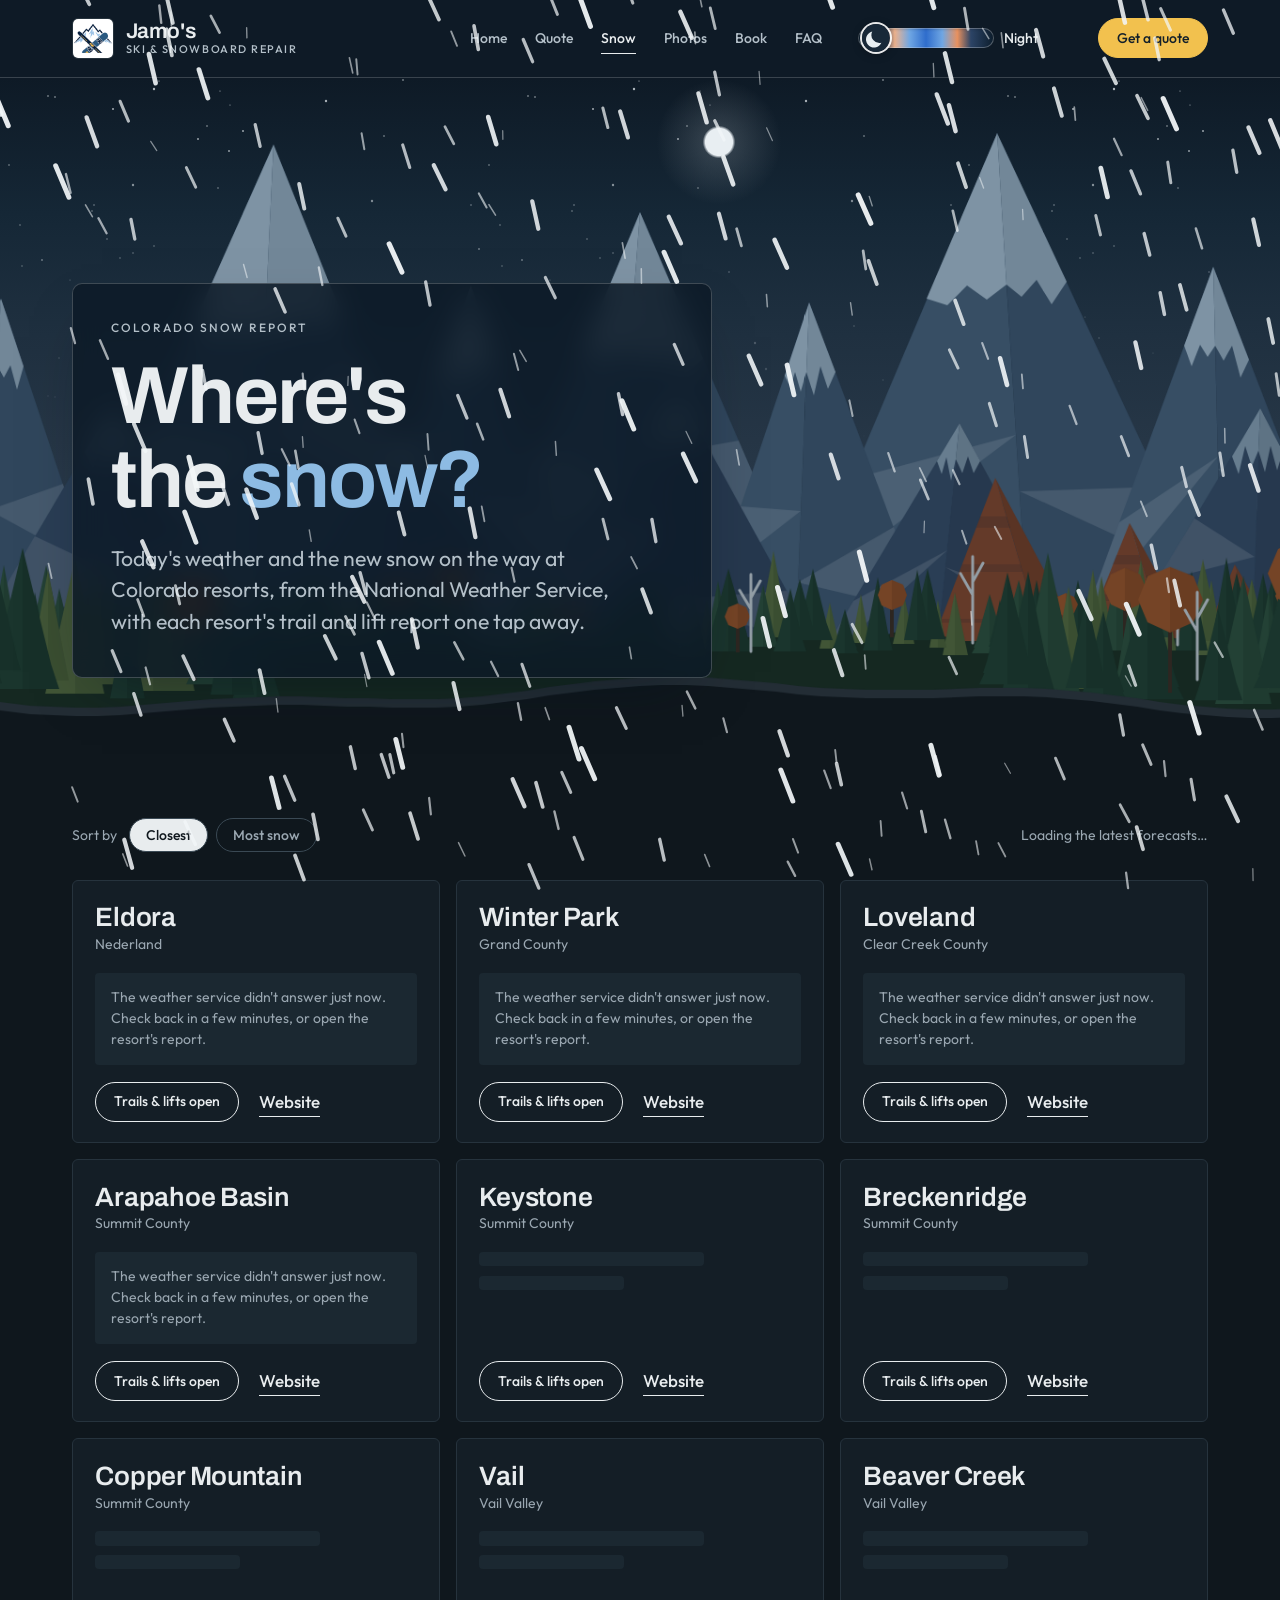
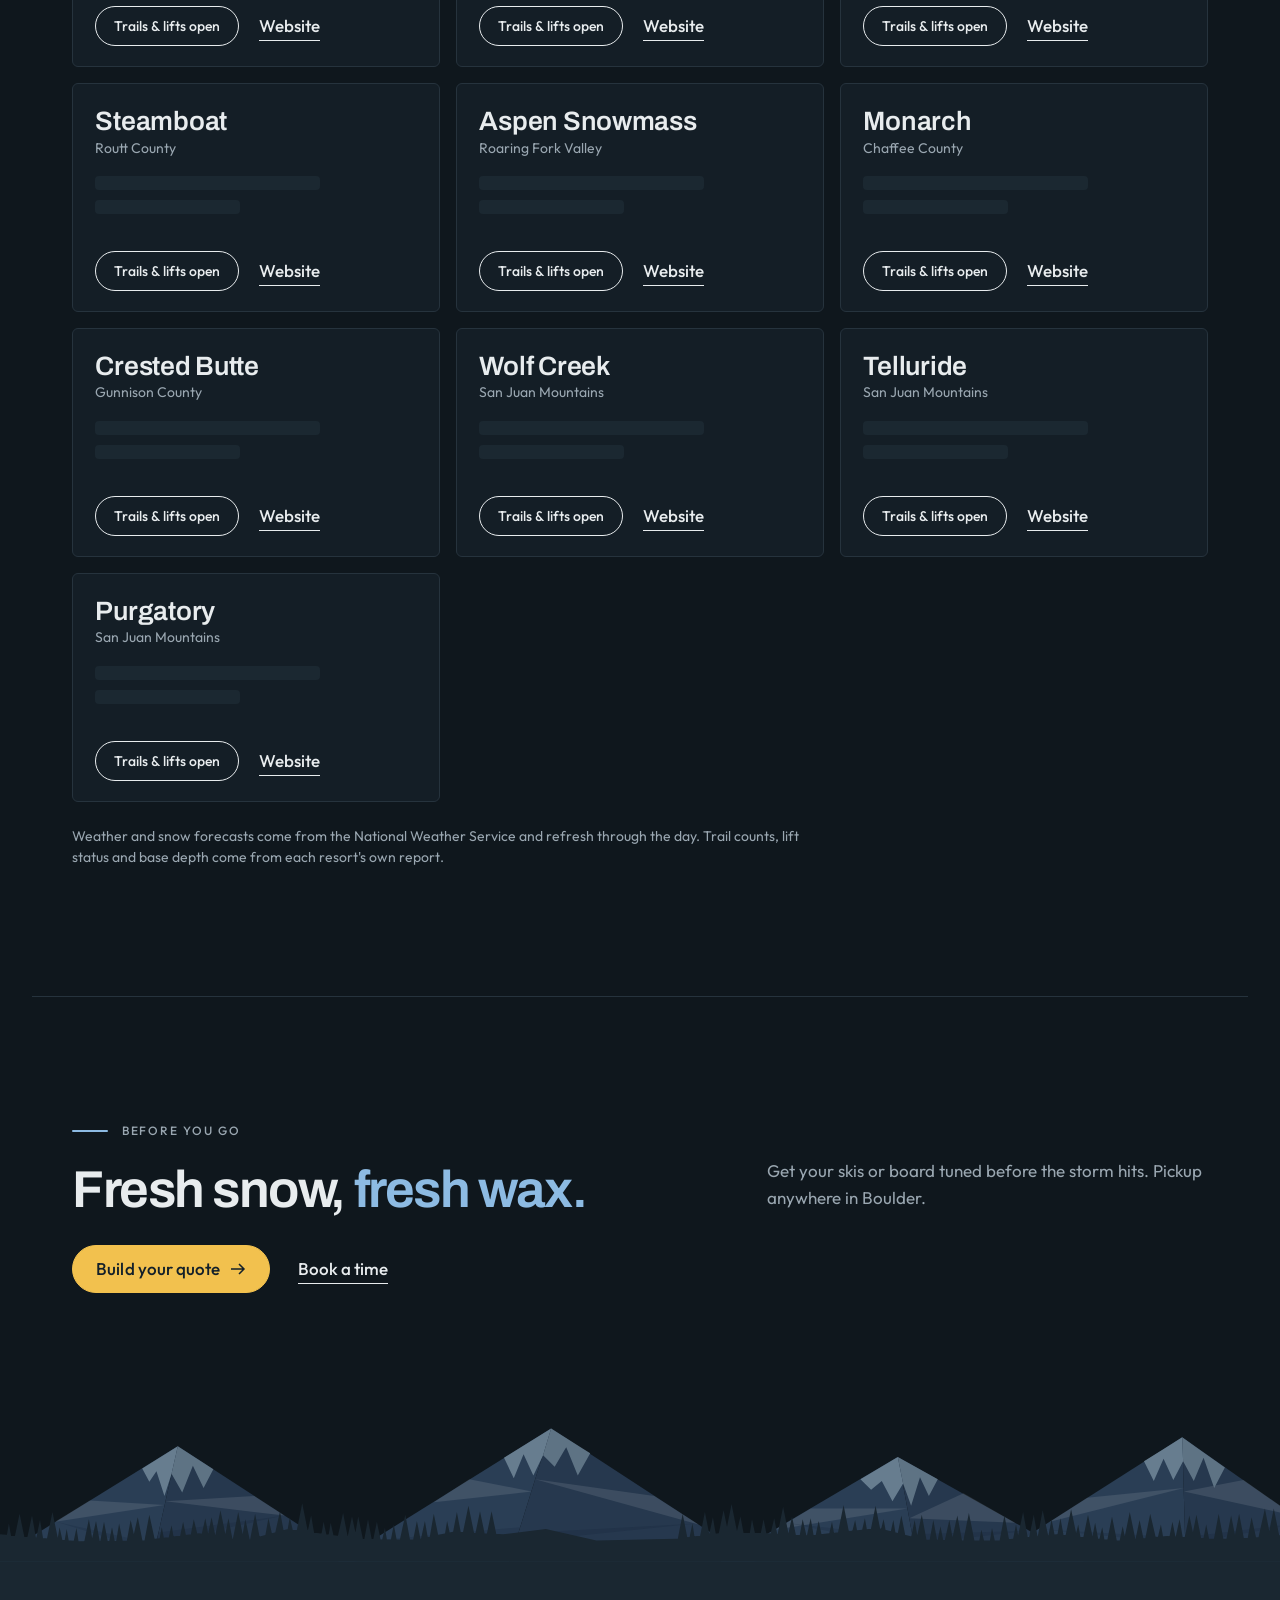
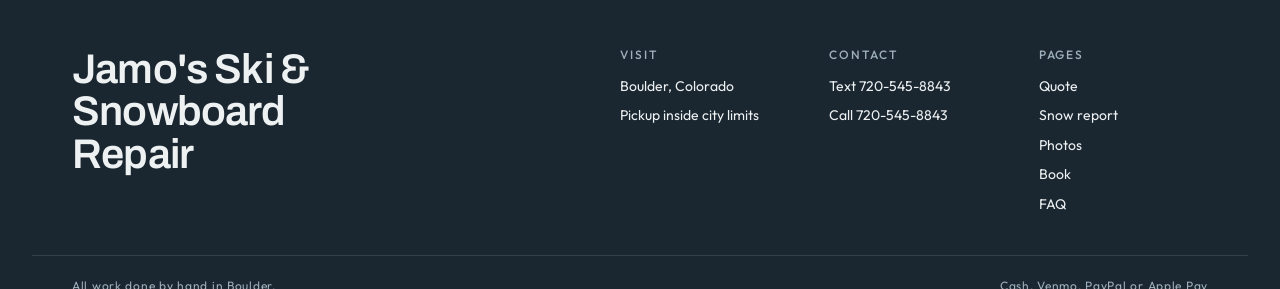
<file: snow.html>
<!doctype html>
<html lang="en">
<head>
<meta charset="utf-8">
<meta name="viewport" content="width=device-width, initial-scale=1, viewport-fit=cover">
<title>Colorado Ski Resort Snow Report | Jamo's Ski &amp; Snowboard Repair</title>
<meta name="claude:viewport-fit-sides" content="cover">
<meta name="description" content="Weather and new snow forecasts for Colorado ski resorts, from Eldora and Winter Park to Vail, Steamboat and Telluride, with links to each resort's trail and lift report.">
<link rel="canonical" href="https://jamoskiandboard.com/snow.html">
<link rel="icon" type="image/png" href="images/favicon.png">
<link rel="apple-touch-icon" href="images/apple-touch-icon.png">
<meta property="og:site_name" content="Jamo's Ski &amp; Snowboard Repair">
<meta name="application-name" content="Jamo's Ski &amp; Snowboard Repair">
<meta property="og:title" content="Colorado Ski Resort Snow Report | Jamo's Ski &amp; Snowboard Repair">
<meta property="og:description" content="Weather and new snow forecasts for Colorado ski resorts, from Eldora and Winter Park to Vail, Steamboat and Telluride, with links to each resort's trail and lift report.">
<meta property="og:image" content="https://jamoskiandboard.com/images/logo-banner-with-text-1200x628.jpg">
<meta property="og:url" content="https://jamoskiandboard.com/snow.html">
<link rel="preconnect" href="https://fonts.googleapis.com">
<link rel="stylesheet" href="https://fonts.googleapis.com/css2?family=Archivo:wght@500..700&family=Outfit:wght@400;500;600&display=swap">
<link rel="stylesheet" href="assets/site.css">
<script src="assets/sky.js"></script>
</head>
<body>
<header class="site-header">
  <div class="wrap bar">
    <a class="brand" href="./"><img src="images/logo-mark.png" alt="" width="42" height="42"><span class="brand-name"><strong>Jamo's</strong><small>Ski &amp; Snowboard Repair</small></span></a>
    <nav class="nav" aria-label="Pages">
        <a href="./">Home</a>
        <a href="quote.html">Quote</a>
        <a href="snow.html" aria-current="page">Snow</a>
        <a href="photos.html">Photos</a>
        <a href="book.html">Book</a>
        <a href="./#faq">FAQ</a>
    </nav>
    <label class="sky-dial" title="Drag the sun to change the time of day"><span class="sr-only">Time of day</span><input type="range" id="sky-dial" min="0" max="200" value="100" aria-valuetext="Day"><span class="sky-name" aria-hidden="true">Day</span></label>
      <a class="btn btn-primary btn-sm nav-cta" href="quote.html">Get a quote</a>
  </div>
</header>

<main>
  <section class="scene scene-sm">
  <header class="wrap page-head">
    <div class="head-card">
      <p class="eyebrow">Colorado snow report</p>
      <h1>Where's the <em>snow?</em></h1>
      <p class="lede">Today's weather and the new snow on the way at Colorado resorts, from the National Weather Service, with each resort's trail and lift report one tap away.</p>
    </div>
  </header>
  <div class="range" aria-hidden="true">
<svg class="layer l-far" data-depth=".16" viewBox="-480 0 2400 720" preserveAspectRatio="xMidYMax slice" aria-hidden="true" focusable="false"><path class="far-l" d="M-460,720 -180,92 -200,720Z"/><path class="far-r" d="M-180,92 80,720 -200,720Z"/><path class="hi" d="M-275,304 -190,414 -324,414Z"/><path class="lo" d="M-386,553 -195,558 -196,593Z"/><path class="hi" d="M-69,360 -187,318 -19,481Z"/><path class="lo" d="M-19,480 -194,514 -196,582Z"/><path class="farcap-l" d="M-180,92 -260,271 -241,283 -222,246 -203,265 -185,237Z"/><path class="farcap-r" d="M-180,92 -185,237 -168,254 -151,231 -135,251 -118,242Z"/><path class="far-l" d="M1370,720 1640,76 1683,720Z"/><path class="far-r" d="M1640,76 1930,720 1683,720Z"/><path class="hi" d="M1539,316 1656,325 1493,426Z"/><path class="lo" d="M1457,512 1676,626 1678,650Z"/><path class="hi" d="M1769,363 1662,404 1821,479Z"/><path class="lo" d="M1854,551 1668,505 1671,552Z"/><path class="farcap-l" d="M1640,76 1576,229 1595,250 1614,236 1633,264 1652,253Z"/><path class="farcap-r" d="M1640,76 1652,253 1667,264 1683,240 1698,264 1714,240Z"/><path class="far-l" d="M30,720 330,46 300,720Z"/><path class="far-r" d="M330,46 600,720 300,720Z"/><path class="hi" d="M197,345 315,370 126,504Z"/><path class="lo" d="M95,573 308,533 304,625Z"/><path class="hi" d="M419,268 316,352 492,450Z"/><path class="lo" d="M502,476 307,566 305,599Z"/><path class="farcap-l" d="M330,46 248,230 266,255 285,230 303,255 321,235Z"/><path class="farcap-r" d="M330,46 321,235 342,252 362,225 382,245 402,225Z"/><path class="far-l" d="M810,720 1100,34 1143,720Z"/><path class="far-r" d="M1100,34 1420,720 1143,720Z"/><path class="hi" d="M945,402 1120,355 893,524Z"/><path class="lo" d="M922,456 1136,600 1139,647Z"/><path class="hi" d="M1275,410 1124,415 1320,505Z"/><path class="lo" d="M1323,512 1135,595 1137,621Z"/><path class="farcap-l" d="M1100,34 1025,210 1047,217 1068,196 1089,211 1110,195Z"/><path class="farcap-r" d="M1100,34 1110,195 1126,208 1142,190 1158,216 1174,192Z"/><path class="far-l" d="M470,720 720,118 674,720Z"/><path class="far-r" d="M720,118 980,720 674,720Z"/><path class="hi" d="M617,366 698,411 554,517Z"/><path class="lo" d="M519,603 680,639 678,662Z"/><path class="hi" d="M825,361 700,383 891,514Z"/><path class="lo" d="M938,623 688,532 685,580Z"/><path class="farcap-l" d="M720,118 660,262 672,281 685,260 697,272 709,262Z"/><path class="farcap-r" d="M720,118 709,262 729,282 748,265 768,290 787,274Z"/><path class="far-l" d="M-630,720 -430,214 -392,720Z"/><path class="far-r" d="M-430,214 -240,720 -392,720Z"/><path class="hi" d="M-525,453 -412,456 -564,553Z"/><path class="lo" d="M-584,603 -405,550 -399,630Z"/><path class="hi" d="M-336,464 -408,502 -297,569Z"/><path class="lo" d="M-297,567 -402,593 -399,623Z"/><path class="farcap-l" d="M-430,214 -463,298 -454,308 -444,290 -434,303 -425,284Z"/><path class="farcap-r" d="M-430,214 -425,284 -419,295 -414,284 -409,297 -404,284Z"/><path class="far-l" d="M-140,720 40,210 10,720Z"/><path class="far-r" d="M40,210 210,720 10,720Z"/><path class="hi" d="M-30,409 29,392 -77,541Z"/><path class="lo" d="M-96,594 20,560 17,604Z"/><path class="hi" d="M106,407 27,435 134,493Z"/><path class="lo" d="M178,624 13,668 12,686Z"/><path class="farcap-l" d="M40,210 11,291 17,304 24,284 30,307 36,281Z"/><path class="farcap-r" d="M40,210 36,281 43,294 50,281 57,307 64,282Z"/><path class="far-l" d="M350,720 540,196 542,720Z"/><path class="far-r" d="M540,196 720,720 542,720Z"/><path class="hi" d="M476,372 541,451 444,461Z"/><path class="lo" d="M401,580 542,665 542,690Z"/><path class="hi" d="M625,444 541,414 656,534Z"/><path class="lo" d="M656,532 542,638 542,667Z"/><path class="farcap-l" d="M540,196 507,287 515,307 524,273 532,302 540,276Z"/><path class="farcap-r" d="M540,196 540,276 547,298 553,268 560,295 566,273Z"/><path class="far-l" d="M730,720 900,214 880,720Z"/><path class="far-r" d="M900,214 1090,720 880,720Z"/><path class="hi" d="M827,431 891,436 802,505Z"/><path class="lo" d="M797,521 885,578 884,618Z"/><path class="hi" d="M990,453 888,512 1024,544Z"/><path class="lo" d="M1059,636 882,668 881,693Z"/><path class="farcap-l" d="M900,214 874,292 880,304 885,288 891,309 897,288Z"/><path class="farcap-r" d="M900,214 897,288 905,313 912,282 920,306 928,288Z"/><path class="far-l" d="M1130,720 1330,176 1343,720Z"/><path class="far-r" d="M1330,176 1540,720 1343,720Z"/><path class="hi" d="M1230,448 1335,378 1192,552Z"/><path class="lo" d="M1165,626 1341,636 1342,672Z"/><path class="hi" d="M1418,404 1335,391 1468,533Z"/><path class="lo" d="M1473,548 1341,639 1342,679Z"/><path class="farcap-l" d="M1330,176 1299,260 1307,282 1316,259 1324,272 1332,260Z"/><path class="farcap-r" d="M1330,176 1332,260 1341,276 1350,260 1359,294 1368,275Z"/><path class="far-l" d="M1660,720 1880,196 1846,720Z"/><path class="far-r" d="M1880,196 2100,720 1846,720Z"/><path class="hi" d="M1769,461 1860,508 1727,560Z"/><path class="lo" d="M1729,556 1853,608 1851,635Z"/><path class="hi" d="M1947,355 1860,507 2005,494Z"/><path class="lo" d="M2041,579 1850,659 1848,679Z"/><path class="farcap-l" d="M1880,196 1841,289 1849,303 1857,286 1866,302 1874,288Z"/><path class="farcap-r" d="M1880,196 1874,288 1884,304 1893,278 1903,293 1912,273Z"/></svg>
<svg class="layer l-mid" data-depth=".1" viewBox="-480 0 2400 720" preserveAspectRatio="xMidYMax slice" aria-hidden="true" focusable="false"><path class="mid-l" d="M-610,720 -400,334 -432,720Z"/><path class="mid-r" d="M-400,334 -200,720 -432,720Z"/><path class="hi" d="M-511,538 -414,503 -545,600Z"/><path class="lo" d="M-557,622 -428,672 -430,688Z"/><path class="hi" d="M-294,538 -415,518 -261,603Z"/><path class="lo" d="M-254,616 -421,587 -425,631Z"/><path class="midcap-l" d="M-400,334 -423,376 -418,388 -413,371 -408,396 -403,373Z"/><path class="midcap-r" d="M-400,334 -403,373 -396,395 -389,376 -381,400 -374,384Z"/><path class="mid-l" d="M-370,720 -140,350 -135,720Z"/><path class="mid-r" d="M-140,350 80,720 -135,720Z"/><path class="hi" d="M-254,534 -138,489 -296,601Z"/><path class="lo" d="M-292,595 -136,616 -135,661Z"/><path class="hi" d="M-46,508 -137,531 5,593Z"/><path class="lo" d="M42,656 -136,632 -135,665Z"/><path class="midcap-l" d="M-140,350 -168,394 -161,412 -153,390 -146,412 -139,395Z"/><path class="midcap-r" d="M-140,350 -139,395 -133,420 -126,390 -119,420 -112,397Z"/><path class="mid-l" d="M-70,720 160,330 201,720Z"/><path class="mid-r" d="M160,330 370,720 201,720Z"/><path class="hi" d="M76,472 180,521 12,581Z"/><path class="lo" d="M-26,646 188,597 191,626Z"/><path class="hi" d="M246,490 175,474 283,559Z"/><path class="lo" d="M290,571 193,649 197,680Z"/><path class="midcap-l" d="M160,330 129,382 138,400 147,376 156,399 164,372Z"/><path class="midcap-r" d="M160,330 164,372 170,399 176,374 181,403 187,380Z"/><path class="mid-l" d="M270,720 470,360 461,720Z"/><path class="mid-r" d="M470,360 700,720 461,720Z"/><path class="hi" d="M386,512 465,575 337,599Z"/><path class="lo" d="M342,591 463,633 462,664Z"/><path class="hi" d="M558,499 466,504 603,568Z"/><path class="lo" d="M650,641 464,596 463,641Z"/><path class="midcap-l" d="M470,360 446,402 452,421 458,396 463,409 469,397Z"/><path class="midcap-r" d="M470,360 469,397 476,424 483,393 489,426 496,401Z"/><path class="mid-l" d="M530,720 760,318 722,720Z"/><path class="mid-r" d="M760,318 980,720 722,720Z"/><path class="hi" d="M676,465 746,463 617,569Z"/><path class="lo" d="M606,586 734,592 730,634Z"/><path class="hi" d="M876,530 739,541 907,587Z"/><path class="lo" d="M900,574 726,672 725,690Z"/><path class="midcap-l" d="M760,318 731,369 737,388 743,361 750,374 756,360Z"/><path class="midcap-r" d="M760,318 756,360 763,385 769,355 776,383 783,360Z"/><path class="mid-l" d="M840,720 1060,352 1023,720Z"/><path class="mid-r" d="M1060,352 1260,720 1023,720Z"/><path class="hi" d="M947,541 1047,487 902,617Z"/><path class="lo" d="M903,615 1033,622 1030,658Z"/><path class="hi" d="M1166,548 1045,505 1192,595Z"/><path class="lo" d="M1206,621 1034,613 1032,638Z"/><path class="midcap-l" d="M1060,352 1036,392 1041,406 1046,388 1051,413 1056,390Z"/><path class="midcap-r" d="M1060,352 1056,390 1063,405 1069,387 1075,405 1082,392Z"/><path class="mid-l" d="M1150,720 1380,336 1367,720Z"/><path class="mid-r" d="M1380,336 1580,720 1367,720Z"/><path class="hi" d="M1310,453 1374,494 1269,521Z"/><path class="lo" d="M1200,637 1369,639 1369,659Z"/><path class="hi" d="M1464,497 1372,560 1495,557Z"/><path class="lo" d="M1541,645 1370,627 1369,659Z"/><path class="midcap-l" d="M1380,336 1350,387 1357,406 1364,376 1371,398 1378,381Z"/><path class="midcap-r" d="M1380,336 1378,381 1385,404 1391,376 1398,402 1404,382Z"/><path class="mid-l" d="M1430,720 1650,344 1641,720Z"/><path class="mid-r" d="M1650,344 1880,720 1641,720Z"/><path class="hi" d="M1565,489 1647,481 1528,553Z"/><path class="lo" d="M1514,576 1642,658 1642,675Z"/><path class="hi" d="M1728,472 1647,484 1792,576Z"/><path class="lo" d="M1838,651 1642,651 1642,671Z"/><path class="midcap-l" d="M1650,344 1626,386 1631,398 1637,382 1643,400 1649,386Z"/><path class="midcap-r" d="M1650,344 1649,386 1656,412 1663,380 1670,407 1677,389Z"/><path class="mid-l" d="M1680,720 1900,322 1875,720Z"/><path class="mid-r" d="M1900,322 2120,720 1875,720Z"/><path class="hi" d="M1781,537 1889,492 1748,596Z"/><path class="lo" d="M1768,561 1882,619 1879,653Z"/><path class="hi" d="M1994,491 1890,481 2038,572Z"/><path class="lo" d="M2032,561 1882,607 1881,633Z"/><path class="midcap-l" d="M1900,322 1874,368 1880,382 1886,364 1892,384 1897,363Z"/><path class="midcap-r" d="M1900,322 1897,363 1904,382 1910,357 1916,384 1923,363Z"/><path class="rock-l" d="M1010,640 1098,410 1165,640Z"/><path class="rock-r" d="M1098,410 1220,640 1165,640Z"/><path class="lo" d="M1041,560 1142,560 1143,564 1039,564ZM1063,502 1125,502 1127,510 1060,510ZM1082,451 1110,451 1114,463 1078,463Z"/><path class="rock-l" d="M1165,648 1241,458 1298,648Z"/><path class="rock-r" d="M1241,458 1345,648 1298,648Z"/><path class="lo" d="M1191,582 1278,582 1279,585 1190,585ZM1210,534 1264,534 1266,541 1208,541ZM1227,492 1251,492 1254,502 1223,502Z"/><path class="rock-l" d="M1290,652 1353,502 1401,652Z"/><path class="rock-r" d="M1353,502 1440,652 1401,652Z"/><path class="lo" d="M1312,600 1384,600 1385,603 1311,603ZM1328,562 1372,562 1374,567 1326,567ZM1342,529 1362,529 1364,536 1339,536Z"/></svg>
<svg class="layer l-forest" data-depth=".04" viewBox="-480 0 2400 720" preserveAspectRatio="xMidYMax slice" aria-hidden="true" focusable="false"><path class="floor" d="M-480,720L-480,592 -396,586 -340,598 -292,592 -220,579 -138,596 -67,593 14,581 80,588 162,594 243,590 328,592 402,583 444,581 502,580 584,589 655,591 729,588 769,594 847,588 913,591 957,593 1009,579 1063,593 1113,593 1202,588 1261,588 1335,593 1406,591 1450,581 1502,593 1558,589 1598,579 1652,591 1726,592 1781,588 1844,587 1890,596 1920,588L1920,720Z"/><path class="tc-l" d="M-470,562 -478,608 -470,608ZM-307,534 -323,609 -307,609ZM-290,513 -307,593 -290,593ZM-280,537 -292,606 -280,606ZM-254,537 -266,597 -254,597ZM-244,545 -255,595 -244,595ZM-229,497 -246,585 -229,585ZM-214,530 -224,585 -214,585ZM-175,536 -187,599 -175,599ZM-112,507 -132,596 -112,596ZM-82,530 -96,608 -82,608ZM195,513 176,600 195,600ZM403,534 391,584 403,584ZM422,533 412,585 422,585ZM610,544 600,591 610,591ZM620,527 608,592 620,592ZM791,548 781,603 791,603ZM862,497 845,589 862,589ZM922,552 911,601 922,601ZM955,543 945,595 955,595ZM1001,544 989,596 1001,596ZM1037,549 1028,600 1037,600ZM1055,541 1042,608 1055,608ZM1202,517 1188,592 1202,592ZM1211,524 1197,602 1211,602ZM1253,506 1236,596 1253,596ZM1281,557 1271,603 1281,603ZM1319,506 1301,593 1319,593ZM1328,528 1314,608 1328,608ZM1371,527 1353,604 1371,604ZM1425,528 1410,603 1425,603ZM1523,505 1503,595 1523,595ZM1554,528 1541,603 1554,603ZM1644,518 1626,602 1644,602ZM1700,509 1680,600 1700,600ZM1789,548 1777,602 1789,602Z"/><path class="tc-r" d="M-470,562 -462,608 -470,608ZM-307,534 -292,609 -307,609ZM-290,513 -274,593 -290,593ZM-280,537 -268,606 -280,606ZM-254,537 -241,597 -254,597ZM-244,545 -232,595 -244,595ZM-229,497 -212,585 -229,585ZM-214,530 -205,585 -214,585ZM-175,536 -162,599 -175,599ZM-112,507 -92,596 -112,596ZM-82,530 -68,608 -82,608ZM195,513 215,600 195,600ZM403,534 414,584 403,584ZM422,533 433,585 422,585ZM610,544 619,591 610,591ZM620,527 631,592 620,592ZM791,548 801,603 791,603ZM862,497 879,589 862,589ZM922,552 933,601 922,601ZM955,543 965,595 955,595ZM1001,544 1012,596 1001,596ZM1037,549 1046,600 1037,600ZM1055,541 1069,608 1055,608ZM1202,517 1215,592 1202,592ZM1211,524 1225,602 1211,602ZM1253,506 1269,596 1253,596ZM1281,557 1291,603 1281,603ZM1319,506 1338,593 1319,593ZM1328,528 1342,608 1328,608ZM1371,527 1389,604 1371,604ZM1425,528 1440,603 1425,603ZM1523,505 1544,595 1523,595ZM1554,528 1568,603 1554,603ZM1644,518 1661,602 1644,602ZM1700,509 1720,600 1700,600ZM1789,548 1800,602 1789,602Z"/><path class="tb-l" d="M-456,517 -472,608 -456,608ZM-399,514 -414,585 -399,585ZM-399,531 -417,593 -399,593ZM-389,532 -402,593 -389,593ZM-370,548 -378,595 -370,595ZM-356,539 -373,605 -356,605ZM-356,555 -376,612 -356,612ZM-338,554 -348,603 -338,603ZM43,512 29,589 43,589ZM59,536 48,592 59,592ZM59,550 46,599 59,599ZM88,512 74,576 88,576ZM88,530 71,585 88,585ZM88,547 69,593 88,593ZM102,537 90,593 102,593ZM132,544 123,583 132,583ZM132,555 121,588 132,588ZM132,566 119,593 132,593ZM167,536 153,596 167,596ZM167,551 151,603 167,603ZM207,514 192,581 207,581ZM207,533 189,590 207,590ZM207,551 187,598 207,598ZM269,516 252,595 269,595ZM269,536 249,604 269,604ZM289,544 276,596 289,596ZM289,557 273,602 289,602ZM337,540 324,598 337,598ZM356,509 338,592 356,592ZM371,532 358,580 371,580ZM371,545 356,586 371,586ZM371,558 354,592 371,592ZM391,533 377,594 391,594ZM508,518 496,578 508,578ZM508,533 494,585 508,585ZM564,542 553,598 564,598ZM594,520 576,604 594,604ZM669,551 660,593 669,593ZM669,561 658,597 669,597ZM803,529 789,599 803,599ZM851,533 838,592 851,592ZM851,548 836,599 851,599ZM1092,543 1078,593 1092,593ZM1092,557 1075,600 1092,600ZM1092,571 1073,606 1092,606ZM1123,528 1108,584 1123,584ZM1123,543 1105,591 1123,591ZM1123,559 1103,598 1123,598ZM1227,521 1209,603 1227,603ZM1271,519 1259,589 1271,589ZM1443,510 1423,595 1443,595ZM1533,518 1518,607 1533,607ZM1564,546 1554,596 1564,596ZM1564,558 1552,601 1564,601ZM1574,531 1560,578 1574,578ZM1574,544 1558,584 1574,584ZM1574,557 1556,590 1574,590ZM1619,526 1606,599 1619,599ZM1716,533 1701,585 1716,585ZM1716,548 1699,591 1716,591ZM1716,562 1696,598 1716,598ZM1819,537 1807,581 1819,581ZM1819,549 1805,587 1819,587ZM1819,561 1803,592 1819,592ZM1830,533 1818,585 1830,585ZM1830,546 1816,590 1830,590ZM1851,504 1831,586 1851,586ZM1851,524 1828,596 1851,596ZM1877,508 1859,577 1877,577ZM1877,527 1856,585 1877,585ZM1877,546 1852,594 1877,594Z"/><path class="tb-r" d="M-456,517 -439,608 -456,608ZM-399,514 -384,585 -399,585ZM-399,531 -381,593 -399,593ZM-389,532 -375,593 -389,593ZM-370,548 -361,595 -370,595ZM-356,539 -340,605 -356,605ZM-356,555 -337,612 -356,612ZM-338,554 -328,603 -338,603ZM43,512 57,589 43,589ZM59,536 71,592 59,592ZM59,550 73,599 59,599ZM88,512 102,576 88,576ZM88,530 105,585 88,585ZM88,547 107,593 88,593ZM102,537 115,593 102,593ZM132,544 142,583 132,583ZM132,555 144,588 132,588ZM132,566 146,593 132,593ZM167,536 182,596 167,596ZM167,551 184,603 167,603ZM207,514 221,581 207,581ZM207,533 224,590 207,590ZM207,551 227,598 207,598ZM269,516 286,595 269,595ZM269,536 289,604 269,604ZM289,544 302,596 289,596ZM289,557 304,602 289,602ZM337,540 349,598 337,598ZM356,509 374,592 356,592ZM371,532 385,580 371,580ZM371,545 387,586 371,586ZM371,558 389,592 371,592ZM391,533 404,594 391,594ZM508,518 519,578 508,578ZM508,533 522,585 508,585ZM564,542 574,598 564,598ZM594,520 612,604 594,604ZM669,551 679,593 669,593ZM669,561 681,597 669,597ZM803,529 816,599 803,599ZM851,533 864,592 851,592ZM851,548 867,599 851,599ZM1092,543 1107,593 1092,593ZM1092,557 1109,600 1092,600ZM1092,571 1112,606 1092,606ZM1123,528 1137,584 1123,584ZM1123,543 1140,591 1123,591ZM1123,559 1142,598 1123,598ZM1227,521 1245,603 1227,603ZM1271,519 1284,589 1271,589ZM1443,510 1462,595 1443,595ZM1533,518 1549,607 1533,607ZM1564,546 1575,596 1564,596ZM1564,558 1577,601 1564,601ZM1574,531 1587,578 1574,578ZM1574,544 1589,584 1574,584ZM1574,557 1592,590 1574,590ZM1619,526 1632,599 1619,599ZM1716,533 1730,585 1716,585ZM1716,548 1733,591 1716,591ZM1716,562 1735,598 1716,598ZM1819,537 1831,581 1819,581ZM1819,549 1833,587 1819,587ZM1819,561 1835,592 1819,592ZM1830,533 1842,585 1830,585ZM1830,546 1844,590 1830,590ZM1851,504 1870,586 1851,586ZM1851,524 1874,596 1851,596ZM1877,508 1895,577 1877,577ZM1877,527 1898,585 1877,585ZM1877,546 1901,594 1877,594Z"/><path class="ta-l" d="M-446,511 -464,591 -446,591ZM-430,541 -443,600 -430,600ZM-416,539 -427,597 -416,597ZM-416,553 -429,603 -416,603ZM-326,531 -341,594 -326,594ZM-326,547 -344,601 -326,601ZM-202,515 -218,580 -202,580ZM-202,531 -221,587 -202,587ZM-189,543 -200,599 -189,599ZM-157,557 -167,597 -157,597ZM-157,568 -168,602 -157,602ZM-157,579 -170,607 -157,607ZM-143,527 -158,604 -143,604ZM-143,546 -161,612 -143,612ZM-92,547 -101,588 -92,588ZM-92,558 -103,593 -92,593ZM-92,570 -105,598 -92,598ZM-45,541 -58,589 -45,589ZM-45,554 -60,595 -45,595ZM-45,568 -62,601 -45,601ZM-29,549 -39,589 -29,589ZM-29,560 -41,595 -29,595ZM-29,571 -42,600 -29,600ZM-18,508 -32,582 -18,582ZM-18,526 -35,590 -18,590ZM2,527 -10,588 2,588ZM76,541 66,597 76,597ZM122,530 111,581 122,581ZM122,544 109,587 122,587ZM122,558 107,594 122,594ZM151,515 134,607 151,607ZM186,544 174,604 186,604ZM186,559 172,611 186,611ZM221,509 204,580 221,580ZM221,529 201,589 221,589ZM221,548 198,598 221,598ZM257,543 247,591 257,591ZM317,509 300,584 317,584ZM317,527 297,593 317,593ZM381,508 366,573 381,573ZM381,526 363,581 381,581ZM381,544 360,589 381,589ZM439,509 420,586 439,586ZM439,528 417,594 439,594ZM451,528 439,591 451,591ZM473,524 462,582 473,582ZM489,515 477,575 489,575ZM489,530 475,582 489,582ZM531,515 517,578 531,578ZM531,530 514,585 531,585ZM634,538 622,595 634,595ZM634,552 620,602 634,602ZM687,547 677,593 687,593ZM700,538 688,605 700,605ZM715,512 697,591 715,591ZM715,531 694,600 715,600ZM732,529 720,591 732,591ZM742,516 727,599 742,599ZM775,535 760,610 775,610ZM814,516 795,586 814,586ZM814,535 791,595 814,595ZM814,555 788,604 814,604ZM880,537 865,597 880,597ZM880,551 862,604 880,604ZM890,527 876,579 890,579ZM890,541 873,586 890,586ZM890,556 870,592 890,592ZM904,516 888,584 904,584ZM904,533 884,592 904,592ZM938,559 927,597 938,597ZM938,569 925,601 938,601ZM938,580 923,606 938,606ZM973,525 959,595 973,595ZM973,542 957,603 973,603ZM1015,517 1001,592 1015,592ZM1026,516 1010,583 1026,583ZM1026,532 1007,591 1026,591ZM1103,549 1094,589 1103,589ZM1103,560 1092,594 1103,594ZM1103,571 1091,599 1103,599ZM1142,528 1127,599 1142,599ZM1142,545 1125,607 1142,607ZM1158,529 1145,598 1158,598ZM1186,528 1174,584 1186,584ZM1186,542 1172,591 1186,591ZM1307,519 1290,603 1307,603ZM1344,504 1328,596 1344,596ZM1355,520 1336,600 1355,600ZM1355,540 1333,609 1355,609ZM1383,521 1364,608 1383,608ZM1394,523 1375,591 1394,591ZM1394,541 1371,599 1394,599ZM1394,560 1368,608 1394,608ZM1474,543 1464,597 1474,597ZM1489,502 1474,593 1489,593ZM1506,526 1492,588 1506,588ZM1506,543 1490,596 1506,596ZM1506,560 1488,604 1506,604ZM1588,523 1572,597 1588,597ZM1602,532 1589,594 1602,594ZM1634,512 1620,584 1634,584ZM1634,530 1617,593 1634,593ZM1663,528 1650,601 1663,601ZM1726,560 1717,603 1726,603ZM1726,571 1715,608 1726,608ZM1772,534 1759,589 1772,589ZM1772,547 1756,595 1772,595ZM1841,539 1831,582 1841,582ZM1841,551 1829,588 1841,588ZM1841,563 1827,593 1841,593ZM1863,505 1847,584 1863,584ZM1863,524 1844,593 1863,593ZM1897,552 1887,595 1897,595ZM1897,563 1885,599 1897,599Z"/><path class="ta-r" d="M-446,511 -428,591 -446,591ZM-430,541 -418,600 -430,600ZM-416,539 -405,597 -416,597ZM-416,553 -403,603 -416,603ZM-326,531 -311,594 -326,594ZM-326,547 -308,601 -326,601ZM-202,515 -187,580 -202,580ZM-202,531 -184,587 -202,587ZM-189,543 -179,599 -189,599ZM-157,557 -147,597 -157,597ZM-157,568 -146,602 -157,602ZM-157,579 -144,607 -157,607ZM-143,527 -128,604 -143,604ZM-143,546 -125,612 -143,612ZM-92,547 -83,588 -92,588ZM-92,558 -81,593 -92,593ZM-92,570 -80,598 -92,598ZM-45,541 -33,589 -45,589ZM-45,554 -31,595 -45,595ZM-45,568 -28,601 -45,601ZM-29,549 -20,589 -29,589ZM-29,560 -18,595 -29,595ZM-29,571 -16,600 -29,600ZM-18,508 -4,582 -18,582ZM-18,526 -2,590 -18,590ZM2,527 14,588 2,588ZM76,541 87,597 76,597ZM122,530 133,581 122,581ZM122,544 135,587 122,587ZM122,558 137,594 122,594ZM151,515 169,607 151,607ZM186,544 197,604 186,604ZM186,559 199,611 186,611ZM221,509 238,580 221,580ZM221,529 241,589 221,589ZM221,548 244,598 221,598ZM257,543 268,591 257,591ZM317,509 334,584 317,584ZM317,527 337,593 317,593ZM381,508 397,573 381,573ZM381,526 400,581 381,581ZM381,544 403,589 381,589ZM439,509 457,586 439,586ZM439,528 460,594 439,594ZM451,528 462,591 451,591ZM473,524 485,582 473,582ZM489,515 501,575 489,575ZM489,530 503,582 489,582ZM531,515 544,578 531,578ZM531,530 547,585 531,585ZM634,538 647,595 634,595ZM634,552 649,602 634,602ZM687,547 696,593 687,593ZM700,538 712,605 700,605ZM715,512 733,591 715,591ZM715,531 736,600 715,600ZM732,529 745,591 732,591ZM742,516 758,599 742,599ZM775,535 791,610 775,610ZM814,516 834,586 814,586ZM814,535 837,595 814,595ZM814,555 841,604 814,604ZM880,537 894,597 880,597ZM880,551 897,604 880,604ZM890,527 904,579 890,579ZM890,541 907,586 890,586ZM890,556 909,592 890,592ZM904,516 921,584 904,584ZM904,533 925,592 904,592ZM938,559 949,597 938,597ZM938,569 951,601 938,601ZM938,580 953,606 938,606ZM973,525 986,595 973,595ZM973,542 989,603 973,603ZM1015,517 1029,592 1015,592ZM1026,516 1042,583 1026,583ZM1026,532 1045,591 1026,591ZM1103,549 1112,589 1103,589ZM1103,560 1114,594 1103,594ZM1103,571 1115,599 1103,599ZM1142,528 1156,599 1142,599ZM1142,545 1159,607 1142,607ZM1158,529 1170,598 1158,598ZM1186,528 1198,584 1186,584ZM1186,542 1201,591 1186,591ZM1307,519 1324,603 1307,603ZM1344,504 1361,596 1344,596ZM1355,520 1374,600 1355,600ZM1355,540 1377,609 1355,609ZM1383,521 1402,608 1383,608ZM1394,523 1413,591 1394,591ZM1394,541 1417,599 1394,599ZM1394,560 1420,608 1394,608ZM1474,543 1483,597 1474,597ZM1489,502 1505,593 1489,593ZM1506,526 1520,588 1506,588ZM1506,543 1522,596 1506,596ZM1506,560 1525,604 1506,604ZM1588,523 1604,597 1588,597ZM1602,532 1615,594 1602,594ZM1634,512 1647,584 1634,584ZM1634,530 1650,593 1634,593ZM1663,528 1677,601 1663,601ZM1726,560 1735,603 1726,603ZM1726,571 1736,608 1726,608ZM1772,534 1786,589 1772,589ZM1772,547 1788,595 1772,595ZM1841,539 1851,582 1841,582ZM1841,551 1852,588 1841,588ZM1841,563 1854,593 1841,593ZM1863,505 1879,584 1863,584ZM1863,524 1882,593 1863,593ZM1897,552 1906,595 1897,595ZM1897,563 1908,599 1897,599Z"/><path class="trunk" d="M-128,611 -128,561 -124,561 -124,611ZM-67,592 -67,554 -63,554 -63,592ZM460,585 460,541 464,541 464,585ZM518,583 518,528 522,528 522,583ZM649,598 649,562 653,562 653,598ZM822,605 822,567 826,567 826,605ZM986,589 986,544 990,544 990,589ZM1171,590 1171,554 1175,554 1175,590ZM1234,602 1234,538 1238,538 1238,602ZM1411,593 1411,545 1415,545 1415,593ZM1456,588 1456,547 1460,547 1460,588ZM1754,598 1754,546 1758,546 1758,598ZM1904,596 1904,533 1908,533 1908,596Z"/><path class="td-l" d="M-126,544 -126,579 -139,574 -144,561 -139,549ZM-65,541 -65,567 -74,563 -78,554 -74,545ZM462,526 462,556 451,552 447,541 451,530ZM520,509 520,548 506,542 500,528 506,515ZM651,550 651,575 642,571 638,562 642,553ZM824,553 824,580 814,576 810,567 814,557ZM988,528 988,560 977,555 973,544 977,533ZM1173,542 1173,567 1164,563 1161,554 1164,546ZM1236,515 1236,561 1221,554 1214,538 1221,522ZM1413,529 1413,562 1401,557 1396,545 1401,534ZM1458,533 1458,562 1448,557 1444,547 1448,537ZM1756,528 1756,564 1743,559 1738,546 1743,533ZM1906,511 1906,555 1890,549 1884,533 1890,517Z"/><path class="td-r" d="M-126,544 -114,549 -109,561 -114,574 -126,579ZM-65,541 -55,545 -51,554 -55,563 -65,567ZM462,526 473,530 477,541 473,552 462,556ZM520,509 533,515 539,528 533,542 520,548ZM651,550 660,553 663,562 660,571 651,575ZM824,553 833,557 837,567 833,576 824,580ZM988,528 1000,533 1004,544 1000,555 988,560ZM1173,542 1182,546 1186,554 1182,563 1173,567ZM1236,515 1252,522 1259,538 1252,554 1236,561ZM1413,529 1425,534 1430,545 1425,557 1413,562ZM1458,533 1468,537 1473,547 1468,557 1458,562ZM1756,528 1769,533 1775,546 1769,559 1756,564ZM1906,511 1921,517 1928,533 1921,549 1906,555Z"/><path class="te" d="M-266,594L-266,534M-266,561L-274,546M-266,552L-259,539M17,582L17,517M17,546L8,530M17,536L24,522M29,583L29,514M29,545L19,528M29,535L37,519M240,590L240,525M240,555L231,538M240,545L248,531M298,605L298,516M298,556L285,534M298,543L308,523M548,597L548,551M548,572L542,560M548,565L554,555M575,593L575,519M575,552L565,534M575,541L584,525M762,602L762,553M762,575L755,563M762,568L768,557M838,604L838,522M838,559L826,539M838,547L848,529M1074,595L1074,503M1074,544L1061,521M1074,530L1085,510M1292,597L1292,528M1292,559L1283,542M1292,549L1301,533M1544,591L1544,501M1544,541L1532,519M1544,528L1555,508M1683,596L1683,542M1683,566L1675,553M1683,558L1689,546M1745,599L1745,536M1745,565L1736,549M1745,555L1752,541M1801,592L1801,531M1801,558L1792,543M1801,549L1808,536"/><path class="tc-l" d="M-304,543 -325,648 -304,648ZM-198,490 -234,646 -198,646ZM-141,531 -167,654 -141,654ZM-87,508 -115,653 -87,653ZM90,517 69,635 90,635ZM119,505 87,649 119,649ZM147,500 122,639 147,639ZM202,517 176,646 202,646ZM220,521 194,646 220,646ZM1176,535 1155,644 1176,644ZM1716,532 1688,656 1716,656ZM1880,518 1849,663 1880,663ZM1909,545 1890,641 1909,641Z"/><path class="tc-r" d="M-304,543 -283,648 -304,648ZM-198,490 -163,646 -198,646ZM-141,531 -115,654 -141,654ZM-87,508 -60,653 -87,653ZM90,517 112,635 90,635ZM119,505 150,649 119,649ZM147,500 171,639 147,639ZM202,517 227,646 202,646ZM220,521 246,646 220,646ZM1176,535 1197,644 1176,644ZM1716,532 1744,656 1716,656ZM1880,518 1911,663 1880,663ZM1909,545 1928,641 1909,641Z"/><path class="tb-l" d="M-279,528 -307,642 -279,642ZM-279,556 -311,655 -279,655ZM-239,515 -258,624 -239,624ZM-218,493 -246,632 -218,632ZM-114,503 -141,625 -114,625ZM-114,533 -146,639 -114,639ZM-3,549 -26,650 -3,650ZM269,517 245,615 269,615ZM269,544 241,627 269,627ZM269,571 237,639 269,639ZM1154,499 1126,632 1154,632ZM1154,532 1121,647 1154,647ZM1241,551 1225,644 1241,644ZM1362,524 1332,660 1362,660ZM1389,540 1369,648 1389,648ZM1452,539 1432,615 1452,615ZM1452,560 1429,624 1452,624ZM1452,581 1425,634 1452,634ZM1642,531 1617,648 1642,648ZM1672,524 1646,630 1672,630ZM1672,553 1642,643 1672,643ZM1672,582 1637,657 1672,657ZM1795,528 1775,629 1795,629Z"/><path class="tb-r" d="M-279,528 -252,642 -279,642ZM-279,556 -247,655 -279,655ZM-239,515 -221,624 -239,624ZM-218,493 -189,632 -218,632ZM-114,503 -87,625 -114,625ZM-114,533 -82,639 -114,639ZM-3,549 19,650 -3,650ZM269,517 293,615 269,615ZM269,544 297,627 269,627ZM269,571 302,639 269,639ZM1154,499 1183,632 1154,632ZM1154,532 1188,647 1154,647ZM1241,551 1258,644 1241,644ZM1362,524 1392,660 1362,660ZM1389,540 1408,648 1389,648ZM1452,539 1471,615 1452,615ZM1452,560 1475,624 1452,624ZM1452,581 1478,634 1452,634ZM1642,531 1667,648 1642,648ZM1672,524 1697,630 1672,630ZM1672,553 1702,643 1672,643ZM1672,582 1706,657 1672,657ZM1795,528 1816,629 1795,629Z"/><path class="ta-l" d="M-445,514 -475,625 -445,625ZM-445,544 -480,639 -445,639ZM-445,575 -485,653 -445,653ZM-427,533 -452,641 -427,641ZM-401,513 -430,634 -401,634ZM-401,543 -435,648 -401,648ZM-378,530 -405,636 -378,636ZM-378,556 -409,648 -378,648ZM-351,523 -373,622 -351,622ZM-351,550 -377,634 -351,634ZM-351,577 -380,647 -351,647ZM-332,502 -364,658 -332,658ZM-260,530 -286,624 -260,624ZM-260,555 -290,635 -260,635ZM-260,581 -295,647 -260,647ZM-169,536 -190,658 -169,658ZM-59,523 -86,616 -59,616ZM-59,549 -91,628 -59,628ZM-59,574 -95,640 -59,640ZM-41,488 -68,601 -41,601ZM-41,519 -72,615 -41,615ZM-41,550 -77,629 -41,629ZM14,525 -9,626 14,626ZM14,550 -13,638 14,638ZM39,533 20,615 39,615ZM39,553 16,624 39,624ZM63,494 31,629 63,629ZM63,527 25,644 63,644ZM174,555 156,654 174,654ZM286,515 263,650 286,650ZM312,546 289,648 312,648ZM312,571 285,659 312,659ZM1111,520 1089,615 1111,615ZM1111,546 1085,627 1111,627ZM1111,573 1081,639 1111,639ZM1133,519 1109,633 1133,633ZM1133,547 1105,646 1133,646ZM1195,545 1176,633 1195,633ZM1195,566 1173,643 1195,643ZM1213,561 1194,638 1213,638ZM1213,582 1191,647 1213,647ZM1213,603 1187,657 1213,657ZM1260,523 1231,629 1260,629ZM1260,552 1226,642 1260,642ZM1260,581 1221,655 1260,655ZM1335,559 1314,647 1335,647ZM1335,580 1310,656 1335,656ZM1409,508 1382,616 1409,616ZM1409,538 1378,629 1409,629ZM1409,567 1373,643 1409,643ZM1481,524 1461,631 1481,631ZM1481,550 1457,642 1481,642ZM1500,546 1485,619 1500,619ZM1500,566 1482,628 1500,628ZM1500,586 1479,637 1500,637ZM1518,565 1501,661 1518,661ZM1538,526 1511,636 1538,636ZM1538,553 1506,648 1538,648ZM1565,499 1537,619 1565,619ZM1565,532 1532,634 1565,634ZM1565,565 1527,649 1565,649ZM1591,480 1556,635 1591,635ZM1698,544 1678,625 1698,625ZM1698,566 1675,635 1698,635ZM1698,589 1671,646 1698,646ZM1743,537 1720,625 1743,625ZM1743,561 1716,636 1743,636ZM1743,586 1712,648 1743,648ZM1817,516 1788,635 1817,635ZM1817,545 1782,648 1817,648ZM1842,528 1820,637 1842,637Z"/><path class="ta-r" d="M-445,514 -416,625 -445,625ZM-445,544 -411,639 -445,639ZM-445,575 -405,653 -445,653ZM-427,533 -403,641 -427,641ZM-401,513 -371,634 -401,634ZM-401,543 -366,648 -401,648ZM-378,530 -352,636 -378,636ZM-378,556 -347,648 -378,648ZM-351,523 -330,622 -351,622ZM-351,550 -326,634 -351,634ZM-351,577 -322,647 -351,647ZM-332,502 -301,658 -332,658ZM-260,530 -235,624 -260,624ZM-260,555 -231,635 -260,635ZM-260,581 -226,647 -260,647ZM-169,536 -147,658 -169,658ZM-59,523 -33,616 -59,616ZM-59,549 -28,628 -59,628ZM-59,574 -23,640 -59,640ZM-41,488 -14,601 -41,601ZM-41,519 -9,615 -41,615ZM-41,550 -4,629 -41,629ZM14,525 37,626 14,626ZM14,550 41,638 14,638ZM39,533 58,615 39,615ZM39,553 61,624 39,624ZM63,494 96,629 63,629ZM63,527 102,644 63,644ZM174,555 193,654 174,654ZM286,515 309,650 286,650ZM312,546 334,648 312,648ZM312,571 339,659 312,659ZM1111,520 1134,615 1111,615ZM1111,546 1138,627 1111,627ZM1111,573 1142,639 1111,639ZM1133,519 1156,633 1133,633ZM1133,547 1161,646 1133,646ZM1195,545 1214,633 1195,633ZM1195,566 1217,643 1195,643ZM1213,561 1231,638 1213,638ZM1213,582 1235,647 1213,647ZM1213,603 1238,657 1213,657ZM1260,523 1289,629 1260,629ZM1260,552 1294,642 1260,642ZM1260,581 1299,655 1260,655ZM1335,559 1357,647 1335,647ZM1335,580 1361,656 1335,656ZM1409,508 1436,616 1409,616ZM1409,538 1441,629 1409,629ZM1409,567 1446,643 1409,643ZM1481,524 1502,631 1481,631ZM1481,550 1506,642 1481,642ZM1500,546 1516,619 1500,619ZM1500,566 1519,628 1500,628ZM1500,586 1522,637 1500,637ZM1518,565 1535,661 1518,661ZM1538,526 1565,636 1538,636ZM1538,553 1570,648 1538,648ZM1565,499 1593,619 1565,619ZM1565,532 1598,634 1565,634ZM1565,565 1603,649 1565,649ZM1591,480 1626,635 1591,635ZM1698,544 1717,625 1698,625ZM1698,566 1721,635 1698,635ZM1698,589 1724,646 1698,646ZM1743,537 1766,625 1743,625ZM1743,561 1770,636 1743,636ZM1743,586 1774,648 1743,648ZM1817,516 1845,635 1817,635ZM1817,545 1851,648 1817,648ZM1842,528 1864,637 1842,637Z"/><path class="trunk" d="M244,635 244,551 248,551 248,635ZM1282,648 1282,549 1286,549 1286,648ZM1424,630 1424,521 1428,521 1428,630ZM1767,654 1767,570 1771,570 1771,654ZM1860,635 1860,522 1864,522 1864,635Z"/><path class="td-l" d="M246,522 246,581 226,572 217,551 226,531ZM1284,514 1284,584 1260,573 1250,549 1260,524ZM1426,483 1426,559 1399,548 1388,521 1399,495ZM1769,541 1769,599 1748,591 1740,570 1748,549ZM1862,483 1862,562 1834,550 1823,522 1834,494Z"/><path class="td-r" d="M246,522 267,531 275,551 267,572 246,581ZM1284,514 1309,524 1319,549 1309,573 1284,584ZM1426,483 1453,495 1464,521 1453,548 1426,559ZM1769,541 1790,549 1799,570 1790,591 1769,599ZM1862,483 1890,494 1902,522 1890,550 1862,562Z"/><path class="te" d="M-474,657L-474,520M-474,582L-493,548M-474,561L-457,531M-20,640L-20,520M-20,574L-37,544M-20,556L-6,530M1313,634L1313,541M1313,583L1300,560M1313,569L1324,549M1617,624L1617,533M1617,574L1604,551M1617,560L1628,540"/></svg>
<svg class="layer l-snow" data-depth="0" viewBox="-480 0 2400 720" preserveAspectRatio="xMidYMax slice" aria-hidden="true" focusable="false"><path class="m-snow-shade" d="M-480,720L-480,638 -456,639 -432,641 -408,642 -384,644 -360,646 -336,647 -312,648 -288,648 -264,647 -240,646 -216,645 -192,644 -168,644 -144,644 -120,644 -96,646 -72,648 -48,651 -24,654 0,658 24,661 48,664 72,667 96,668 120,669 144,669 168,668 192,666 216,664 240,662 264,660 288,659 312,658 336,657 360,657 384,658 408,659 432,659 456,660 480,660 504,660 528,659 552,657 576,654 600,651 624,647 648,644 672,641 696,639 720,637 744,636 768,636 792,637 816,639 840,641 864,643 888,646 912,648 936,649 960,650 984,650 1008,650 1032,650 1056,649 1080,648 1104,648 1128,648 1152,649 1176,651 1200,653 1224,656 1248,659 1272,663 1296,666 1320,668 1344,670 1368,671 1392,671 1416,670 1440,668 1464,665 1488,663 1512,660 1536,658 1560,656 1584,655 1608,654 1632,654 1656,654 1680,655 1704,655 1728,656 1752,656 1776,655 1800,654 1824,652 1848,649 1872,646 1896,643 1920,640L1920,720Z"/><path class="m-snow" d="M-480,720L-480,647 -456,648 -432,650 -408,651 -384,653 -360,655 -336,656 -312,657 -288,657 -264,656 -240,655 -216,654 -192,653 -168,653 -144,653 -120,653 -96,655 -72,657 -48,660 -24,663 0,667 24,670 48,673 72,676 96,677 120,678 144,678 168,677 192,675 216,673 240,671 264,669 288,668 312,667 336,666 360,666 384,667 408,668 432,668 456,669 480,669 504,669 528,668 552,666 576,663 600,660 624,656 648,653 672,650 696,648 720,646 744,645 768,645 792,646 816,648 840,650 864,652 888,655 912,657 936,658 960,659 984,659 1008,659 1032,659 1056,658 1080,657 1104,657 1128,657 1152,658 1176,660 1200,662 1224,665 1248,668 1272,672 1296,675 1320,677 1344,679 1368,680 1392,680 1416,679 1440,677 1464,674 1488,672 1512,669 1536,667 1560,665 1584,664 1608,663 1632,663 1656,663 1680,664 1704,664 1728,665 1752,665 1776,664 1800,663 1824,661 1848,658 1872,655 1896,652 1920,649L1920,720Z"/></svg>
</div>
  </section>
  <section id="resorts-section" class="wrap section">
    <div class="snow-bar">
      <div class="sort" role="group" aria-label="Sort resorts">
        <span class="fine">Sort by</span>
        <button type="button" class="chip" data-sort="near" aria-pressed="true">Closest</button>
        <button type="button" class="chip" data-sort="snow" aria-pressed="false">Most snow</button>
      </div>
      <p class="fine" id="snow-updated" aria-live="polite">Loading the latest forecasts…</p>
    </div>
    <ul class="resorts" id="resorts"></ul>
    <p class="fine snow-source">Weather and snow forecasts come from the National Weather Service and refresh through the day. Trail counts, lift status and base depth come from each resort's own report.</p>
  </section>
  <section class="wrap section snow-cta">
    <div class="head-row">
      <p class="eyebrow">Before you go</p>
      <h2>Fresh snow, <em>fresh wax.</em></h2>
      <p>Get your skis or board tuned before the storm hits. Pickup anywhere in Boulder.</p>
    </div>
    <div class="actions">
      <a class="btn btn-primary" href="quote.html">Build your quote <svg class="arrow" viewBox="0 0 16 16" aria-hidden="true"><path d="M1 8h13M9 3l5 5-5 5"/></svg></a>
      <a class="link-arrow" href="book.html"><span>Book a time</span></a>
    </div>
  </section>
</main>

<div class="foot-range" aria-hidden="true"><svg viewBox="0 0 1440 170" preserveAspectRatio="xMidYMax slice" aria-hidden="true" focusable="false"><path class="mid-l" d="M-10,170 200,40 171,170Z"/><path class="mid-r" d="M200,40 400,170 171,170Z"/><path class="hi" d="M101,101 185,106 62,125Z"/><path class="lo" d="M63,125 175,150 173,159Z"/><path class="hi" d="M286,96 186,102 320,118Z"/><path class="lo" d="M320,118 178,137 175,149Z"/><path class="midcap-l" d="M200,40 160,65 168,80 176,68 185,96 193,71Z"/><path class="midcap-r" d="M200,40 193,71 205,92 217,62 229,87 240,66Z"/><path class="mid-l" d="M380,170 620,20 573,170Z"/><path class="mid-r" d="M620,20 850,170 573,170Z"/><path class="hi" d="M528,77 598,91 488,103Z"/><path class="lo" d="M419,146 585,131 582,141Z"/><path class="hi" d="M736,96 602,77 786,128Z"/><path class="lo" d="M784,127 583,138 580,148Z"/><path class="midcap-l" d="M620,20 567,53 578,76 589,49 600,73 611,50Z"/><path class="midcap-r" d="M620,20 611,50 624,63 637,41 650,73 664,48Z"/><path class="mid-l" d="M810,170 1010,52 1032,170Z"/><path class="mid-r" d="M1010,52 1220,170 1032,170Z"/><path class="hi" d="M912,110 1021,110 872,134Z"/><path class="lo" d="M884,126 1027,143 1030,155Z"/><path class="hi" d="M1084,93 1023,121 1142,126Z"/><path class="lo" d="M1158,135 1027,139 1029,150Z"/><path class="midcap-l" d="M1010,52 968,77 980,89 992,79 1004,102 1016,82Z"/><path class="midcap-r" d="M1010,52 1016,82 1025,107 1035,75 1045,96 1055,77Z"/><path class="mid-l" d="M1110,170 1330,30 1334,170Z"/><path class="mid-r" d="M1330,30 1530,170 1334,170Z"/><path class="hi" d="M1223,98 1332,87 1181,125Z"/><path class="lo" d="M1167,133 1334,143 1334,150Z"/><path class="hi" d="M1399,78 1332,91 1456,118Z"/><path class="lo" d="M1467,126 1334,142 1334,150Z"/><path class="midcap-l" d="M1330,30 1287,57 1298,79 1309,54 1320,78 1331,57Z"/><path class="midcap-r" d="M1330,30 1331,57 1343,79 1354,53 1366,87 1378,64Z"/><path class="m-foot" d="M0,170L0,139 89,147 159,146 224,138 276,146 324,133 404,144 468,145 511,136 566,139 614,133 671,146 760,144 824,136 912,140 988,132 1039,145 1119,146 1189,139 1258,146 1313,141 1367,144 1408,143 1440,140L1440,170ZM10,127 13,144 7,144ZM22,116 28,145 16,145ZM36,118 41,146 30,146ZM45,123 49,147 40,147ZM59,114 66,148 52,148ZM67,131 71,149 64,149ZM75,133 78,150 72,150ZM86,132 89,151 82,151ZM100,122 105,151 94,151ZM108,124 113,151 102,151ZM117,125 122,151 112,151ZM126,131 130,151 122,151ZM134,127 139,151 130,151ZM147,123 153,150 142,150ZM155,120 161,150 148,150ZM168,117 175,149 162,149ZM182,131 185,147 179,147ZM193,129 196,146 189,146ZM206,125 210,144 202,144ZM218,122 223,143 214,143ZM231,121 235,143 226,143ZM238,120 243,144 233,144ZM248,112 255,146 241,146ZM257,121 262,147 252,147ZM268,114 275,149 261,149ZM276,122 282,150 271,150ZM287,116 293,147 281,147ZM302,121 307,143 298,143ZM315,113 320,140 309,140ZM326,120 330,137 323,137ZM340,104 347,139 333,139ZM350,118 354,141 345,141ZM364,125 368,143 361,143ZM372,126 376,144 369,144ZM386,115 392,146 379,146ZM396,119 402,147 390,147ZM403,119 409,148 398,148ZM414,122 419,149 409,149ZM424,125 429,149 419,149ZM433,132 436,149 429,149ZM443,128 447,149 439,149ZM456,117 462,149 449,149ZM469,124 474,149 464,149ZM478,124 482,147 473,147ZM488,116 494,145 483,145ZM503,124 507,142 500,142ZM514,114 519,140 509,140ZM527,107 534,141 520,141ZM540,113 546,142 534,142ZM553,113 559,142 547,142ZM768,116 774,147 762,147ZM779,127 782,146 775,146ZM793,114 799,144 787,144ZM802,120 806,143 797,143ZM814,112 820,141 808,141ZM823,105 830,140 816,140ZM833,119 837,140 828,140ZM846,122 850,141 843,141ZM859,122 863,142 855,142ZM871,121 875,142 866,142ZM881,108 888,143 874,143ZM891,119 896,143 886,143ZM903,122 908,144 899,144ZM912,121 916,144 907,144ZM921,124 925,143 917,143ZM936,125 939,142 932,142ZM949,106 956,141 942,141ZM962,123 965,139 958,139ZM973,121 976,138 969,138ZM985,107 991,137 979,137ZM994,122 997,138 990,138ZM1005,123 1008,141 1001,141ZM1014,118 1019,143 1009,143ZM1029,123 1033,147 1024,147ZM1037,117 1043,149 1030,149ZM1050,123 1055,150 1045,150ZM1058,130 1062,150 1054,150ZM1068,123 1073,150 1062,150ZM1077,118 1083,150 1070,150ZM1090,115 1097,150 1083,150ZM1104,134 1108,150 1101,150ZM1116,132 1120,150 1113,150ZM1130,118 1136,149 1124,149ZM1143,128 1147,148 1139,148ZM1151,114 1157,147 1144,147ZM1163,117 1168,146 1157,146ZM1173,112 1180,144 1167,144ZM1183,122 1187,143 1179,143ZM1193,121 1197,143 1189,143ZM1205,111 1212,144 1198,144ZM1213,128 1216,145 1209,145ZM1224,117 1230,146 1218,146ZM1232,126 1236,147 1228,147ZM1240,131 1243,148 1236,148ZM1251,119 1257,149 1245,149ZM1263,130 1267,149 1259,149ZM1271,114 1278,148 1264,148ZM1282,123 1287,147 1277,147ZM1294,116 1301,146 1288,146ZM1306,128 1309,145 1302,145ZM1319,125 1323,145 1315,145ZM1327,122 1331,145 1322,145ZM1338,118 1344,146 1332,146ZM1346,117 1352,147 1340,147ZM1357,128 1361,148 1353,148ZM1371,116 1377,148 1365,148ZM1385,118 1391,148 1379,148ZM1394,116 1400,147 1388,147ZM1408,120 1414,147 1403,147ZM1423,110 1430,146 1415,146ZM1433,110 1440,145 1426,145Z"/></svg></div>
<footer>
  <div class="wrap foot">
    <p class="foot-name">Jamo's Ski &amp; Snowboard Repair</p>
    <div><h4>Visit</h4><ul><li>Boulder, Colorado</li><li>Pickup inside city limits</li></ul></div>
    <div><h4>Contact</h4><ul><li><a href="sms:+17205458843">Text 720-545-8843</a></li><li><a href="tel:+17205458843">Call 720-545-8843</a></li></ul></div>
    <div><h4>Pages</h4><ul><li><a href="quote.html">Quote</a></li><li><a href="snow.html">Snow report</a></li><li><a href="photos.html">Photos</a></li><li><a href="book.html">Book</a></li><li><a href="./#faq">FAQ</a></li></ul></div>
  </div>
  <div class="wrap foot-base"><span>All work done by hand in Boulder.</span><span>Cash, Venmo, PayPal or Apple Pay</span></div>
</footer>

<script src="assets/site.js"></script>
</body>
</html>
</file>
<file: assets/site.css>
/* Jamo's Ski & Snowboard Repair. Warm paper and ink, mountain blues, pine and sunset coral, with gold kept for primary actions.
   Type: Archivo for headings and prices, Outfit for everything else, on a 1.25 scale. No slanted text anywhere. */
:root {
  --paper: #f4f2ed;
  --surface: #fbfaf7;
  --field: #ffffff;
  --ink: #13202a;
  --muted: #5b6670;
  --line: #dcd8cf;
  --line-strong: #b8b3a8;
  --glacier: #e3e9eb;
  --block: #13202a;
  --on-block: #eef1f2;
  --on-block-muted: #9fb0bc;
  --block-line: rgba(238, 241, 242, .16);
  --accent: #f2c14e;
  --accent-hover: #f7d06f;
  --on-accent: #13202a;
  --danger: #a3341f;
  --ring: rgba(19, 32, 42, .14);
  --chevron: url("data:image/svg+xml,%3Csvg xmlns='http://www.w3.org/2000/svg' width='12' height='8' fill='none' stroke='%2313202a' stroke-width='1.6'%3E%3Cpath d='M1 1.5l5 5 5-5'/%3E%3C/svg%3E");
  --tick: url("data:image/svg+xml,%3Csvg xmlns='http://www.w3.org/2000/svg' width='12' height='10' fill='none' stroke='%23f4f2ed' stroke-width='2'%3E%3Cpath d='M1 5.2l3.4 3.3L11 1.5'/%3E%3C/svg%3E");
  --display: "Archivo", "Helvetica Neue", Arial, sans-serif;
  --sans: "Outfit", "Avenir Next", "Segoe UI", system-ui, sans-serif;
  --t-xs: .75rem;
  --t-sm: .875rem;
  --t-0: 1.0625rem;
  --t-1: 1.328rem;
  --t-2: 1.66rem;
  --t-3: 2.075rem;
  --t-4: clamp(2.15rem, 4.2vw, 2.594rem);
  --t-5: clamp(2.45rem, 5.4vw, 3.242rem);
  --t-6: clamp(2.85rem, 7.6vw, 5.066rem);
  /* Supporting colors taken from the mountains: alpine blue, pine green and sunset coral. Gold stays on the main buttons. */
  --alpine: #2b5f8a; --alpine-block: #1f4a6e; --on-alpine-muted: #b9cddd;
  --pine: #2f6b52; --glow: #a3432a;
  --sky-tint: #e3edf3; --pine-tint: #e2ede6; --glow-tint: #f9e9df; --glow-line: #efcbb8;
  /* Sky, sun and mountain light. assets/sky.js sets all of these from the time of day; the values here are noon, for anyone without JavaScript. */
  --sky-top: #1b4db3; --sky-line: rgba(255, 255, 255, .18);
  --sky: linear-gradient(180deg, #1b4db3 0%, #2560c4 34%, #2f6dcc 58%, #5f9fe2 80%, #a6cff1 100%);
  --sun: radial-gradient(circle, #fffdf4 0 16%, rgba(255, 241, 204, .55) 28%, rgba(255, 241, 204, 0) 68%);
  --sun-x: 50%; --sun-y: 8%; --sun-o: 1; --star-o: 0;
  --scene-ink: #ffffff; --scene-muted: #dce8f8; --scene-em: #ffd66e;
  --glass: rgba(22, 62, 138, .86); --glass-line: rgba(255, 255, 255, .2);
  --thumb: radial-gradient(circle, #fff3cf 0 27%, #ffc94d 29%);
  --far-l: #aabbcd; --far-r: #8ea2bb; --farcap-l: #ebf1f7; --farcap-r: #dae4ef; --mid-l: #8297ac; --mid-r: #6d839a; --midcap-l: #dfe7ef; --midcap-r: #cad7e4;
  --rock-l: #bb6c46; --rock-r: #a45b3c; --ta-l: #2a5540; --ta-r: #234837; --tb-l: #457548; --tb-r: #39653f; --tc-l: #879954; --tc-r: #73864a;
  --td-l: #cb773a; --td-r: #b76632; --te: #eeeae0; --trunk: #5b4636; --floor: #24453a; --snow-shade: #dde5ea;
  --m-snow: var(--paper); --m-foot: var(--block);
  --stars: url("data:image/svg+xml,%3Csvg xmlns='http://www.w3.org/2000/svg' width='480' height='300' fill='%23e8eef2'%3E%3Ccircle cx='113' cy='31' r='1.0'/%3E%3Ccircle cx='230' cy='27' r='0.6'/%3E%3Ccircle cx='193' cy='275' r='0.6'/%3E%3Ccircle cx='107' cy='161' r='0.8'/%3E%3Ccircle cx='374' cy='248' r='0.8'/%3E%3Ccircle cx='103' cy='278' r='0.8'/%3E%3Ccircle cx='384' cy='58' r='0.8'/%3E%3Ccircle cx='139' cy='260' r='0.8'/%3E%3Ccircle cx='42' cy='182' r='1.0'/%3E%3Ccircle cx='243' cy='53' r='1.0'/%3E%3Ccircle cx='134' cy='283' r='1.2'/%3E%3Ccircle cx='403' cy='2' r='0.8'/%3E%3Ccircle cx='275' cy='265' r='1.2'/%3E%3Ccircle cx='94' cy='127' r='0.8'/%3E%3Ccircle cx='207' cy='48' r='0.8'/%3E%3Ccircle cx='125' cy='239' r='0.6'/%3E%3Ccircle cx='22' cy='188' r='0.8'/%3E%3Ccircle cx='249' cy='194' r='0.8'/%3E%3Ccircle cx='70' cy='202' r='0.6'/%3E%3Ccircle cx='198' cy='61' r='1.0'/%3E%3Ccircle cx='133' cy='107' r='1.2'/%3E%3Ccircle cx='154' cy='168' r='0.8'/%3E%3Ccircle cx='48' cy='18' r='0.8'/%3E%3Ccircle cx='133' cy='175' r='0.8'/%3E%3Ccircle cx='59' cy='280' r='0.8'/%3E%3Ccircle cx='220' cy='13' r='0.6'/%3E%3Ccircle cx='430' cy='286' r='0.8'/%3E%3Ccircle cx='9' cy='87' r='0.8'/%3E%3Ccircle cx='372' cy='123' r='1.2'/%3E%3Ccircle cx='326' cy='23' r='1.2'/%3E%3Ccircle cx='92' cy='133' r='0.8'/%3E%3Ccircle cx='120' cy='180' r='0.8'/%3E%3Ccircle cx='159' cy='3' r='0.6'/%3E%3Ccircle cx='218' cy='110' r='0.8'/%3E%3Ccircle cx='479' cy='171' r='1.0'/%3E%3Ccircle cx='471' cy='127' r='0.8'/%3E%3Ccircle cx='55' cy='19' r='0.8'/%3E%3Ccircle cx='286' cy='291' r='1.2'/%3E%3Ccircle cx='20' cy='147' r='0.8'/%3E%3Ccircle cx='154' cy='11' r='1.2'/%3E%3Ccircle cx='141' cy='299' r='0.8'/%3E%3Ccircle cx='229' cy='73' r='1.0'/%3E%3C/svg%3E");
  /* One color per wax, cold blues to warm ambers. */
  --wax-universal: #b8c0c6; --wax-bone: #2f5fb3; --wax-cold: #5aa6d8; --wax-hot: #e0704f; --wax-rocks: #e4a83a;
  --flake: #ffffff; --flake-edge: rgba(66, 104, 134, .55);
  --ease: cubic-bezier(.22, .61, .36, 1);
  --radius: 6px;
  --soft: 0 1px 1px rgba(19, 32, 42, .025), 0 6px 14px rgba(19, 32, 42, .035), 0 24px 48px rgba(19, 32, 42, .045);
  --section: clamp(4.5rem, 10vw, 8.5rem);
  color-scheme: light;
}
:root[data-time="night"] {
  --paper: #0f171d; --surface: #141e26; --field: #18232c; --ink: #e8ecee; --muted: #9aa7b1; --line: #26333d; --line-strong: #3a4954;
  --glacier: #1b2831; --block: #1a2731; --block-line: rgba(238, 241, 242, .12); --ring: rgba(232, 236, 238, .18); --danger: #ef8a72;
  --chevron: url("data:image/svg+xml,%3Csvg xmlns='http://www.w3.org/2000/svg' width='12' height='8' fill='none' stroke='%23e8ecee' stroke-width='1.6'%3E%3Cpath d='M1 1.5l5 5 5-5'/%3E%3C/svg%3E");
  --tick: url("data:image/svg+xml,%3Csvg xmlns='http://www.w3.org/2000/svg' width='12' height='10' fill='none' stroke='%230f171d' stroke-width='2'%3E%3Cpath d='M1 5.2l3.4 3.3L11 1.5'/%3E%3C/svg%3E");
  --soft: 0 1px 1px rgba(0, 0, 0, .2), 0 12px 32px rgba(0, 0, 0, .25);
  --alpine: #8dbbe3; --alpine-block: #19405f; --on-alpine-muted: #a9c3d8;
  --pine: #82c7a5; --glow: #f09a7c;
  --sky-tint: #13232f; --pine-tint: #12231d; --glow-tint: #2a1d19; --glow-line: #4a3127;
  --wax-universal: #8b959c; --wax-bone: #4f7fd0;
  --flake: #f2f6f8; --flake-edge: transparent;
  color-scheme: dark;
}

/* Base */
* { box-sizing: border-box; }
html { scroll-behavior: smooth; -webkit-text-size-adjust: 100%; }
body { margin: 0; background: var(--paper); color: var(--ink); font: 400 var(--t-0)/1.6 var(--sans); -webkit-font-smoothing: antialiased; }
img, svg { max-width: 100%; display: block; }
[hidden] { display: none !important; }
h1, h2, h3, p, ol, ul, dl, dd, figure { margin: 0; }
h1, h2 { font-family: var(--display); font-weight: 650; letter-spacing: -.028em; line-height: 1.04; text-wrap: balance; }
h1 { font-size: var(--t-6); }
h2 { font-size: var(--t-5); }
h3 { font: 600 var(--t-1)/1.25 var(--sans); letter-spacing: -.01em; }
em { font-style: normal; }
h1 em, h2 em { color: var(--c, var(--alpine)); }
a { color: inherit; }
::selection { background: var(--accent); color: var(--on-accent); }
:focus-visible { outline: 2px solid var(--ink); outline-offset: 3px; border-radius: 2px; }
.wrap { width: 100%; max-width: 76rem; margin-inline: auto; padding-inline: max(16px, min(4vw, 2.5rem), env(safe-area-inset-left, 0px)); }
.fine { font-size: var(--t-sm); color: var(--muted); line-height: 1.5; }
.eyebrow { display: flex; align-items: center; gap: .85rem; font: 500 var(--t-xs)/1 var(--sans); letter-spacing: .16em; text-transform: uppercase; color: var(--muted); }
.section .eyebrow::before { content: ""; width: 2.25rem; height: 2px; border-radius: 2px; background: var(--c); }
.lede { font-size: var(--t-1); line-height: 1.5; color: var(--muted); max-width: 32rem; }
.phone { font: 600 var(--t-3)/1.1 var(--display); letter-spacing: -.01em; font-variant-numeric: lining-nums tabular-nums; user-select: all; }

/* Links and buttons: one gold primary, an ink outline secondary, and quiet underlined links. */
.link-arrow { display: inline-flex; align-items: center; gap: .55rem; font-weight: 500; text-decoration: none; }
.link-arrow span { background: linear-gradient(currentColor, currentColor) 0 100% / 100% 1px no-repeat; padding-bottom: 2px; transition: background-size .4s var(--ease); }
.link-arrow:hover span { background-size: 30% 1px; }
.arrow { width: 1rem; height: 1rem; flex: none; fill: none; stroke: currentColor; stroke-width: 1.5; transition: transform .35s var(--ease); }
a:hover > .arrow, button:hover > .arrow, a:hover .arrow { transform: translateX(4px); }
.btn { display: inline-flex; align-items: center; justify-content: center; gap: .6rem; min-height: 3rem; padding: .8rem 1.45rem; border-radius: 999px; border: 1px solid transparent; font: 500 var(--t-0)/1.1 var(--sans); letter-spacing: .005em; text-decoration: none; cursor: pointer; color: inherit; background: transparent;
  transition: background-color .3s var(--ease), color .3s var(--ease), border-color .3s var(--ease), transform .3s var(--ease), box-shadow .3s var(--ease); }
.btn:active { transform: translateY(1px); }
.btn-primary { background: var(--accent); color: var(--on-accent); border-color: var(--accent); }
.btn-primary:hover { background: var(--accent-hover); border-color: var(--accent-hover); box-shadow: 0 8px 20px -10px rgba(190, 140, 20, .9); }
.btn-line { border-color: var(--ink); color: var(--ink); }
.btn-line:hover { background: var(--ink); color: var(--paper); }
.pkg.feature .btn-line, .ticket .btn-line { border-color: var(--on-block); color: var(--on-block); }
.pkg.feature .btn-line:hover, .ticket .btn-line:hover { background: var(--on-block); color: var(--block); }
.btn-sm { min-height: 2.5rem; padding: .55rem 1.1rem; font-size: var(--t-sm); }
.btn-block { width: 100%; }
.btn[disabled] { opacity: .55; cursor: wait; transform: none; box-shadow: none; }
.btn .plus-i { width: .75rem; height: .75rem; stroke: currentColor; stroke-width: 1.6; fill: none; }

/* Header */
.site-header { border-bottom: 1px solid var(--line); background: var(--paper); }
.bar { display: flex; flex-wrap: wrap; align-items: center; gap: .9rem 2.25rem; padding-block: 1.1rem; }
.brand { display: inline-flex; align-items: center; gap: .75rem; text-decoration: none; margin-right: auto; }
.brand img { width: 2.6rem; height: 2.6rem; border-radius: var(--radius); border: 1px solid var(--line); background: #fff; }
.brand-name { display: grid; line-height: 1.05; }
.brand-name strong { font: 600 var(--t-1)/1 var(--display); letter-spacing: -.01em; }
.brand-name small { font: 500 .6875rem/1.5 var(--sans); letter-spacing: .14em; text-transform: uppercase; color: var(--muted); }
.nav { display: flex; flex-wrap: wrap; gap: .25rem 1.75rem; font-size: var(--t-sm); font-weight: 500; }
.nav a { text-decoration: none; color: var(--muted); padding-block: .3rem; background: linear-gradient(currentColor, currentColor) 0 100% / 0 1px no-repeat; transition: color .25s var(--ease), background-size .35s var(--ease); }
.nav a:hover, .nav a[aria-current="page"] { color: var(--hdr-ink, var(--ink)); background-size: 100% 1px; }
/* Time of day slider: a strip of sky from night through sunrise, day and sunset. Dragging the sun (or moon) moves the light on the page. */
.sky-dial { display: inline-flex; align-items: center; gap: .65rem; font: 500 var(--t-sm)/1 var(--sans); cursor: pointer; }
.sky-dial input { -webkit-appearance: none; appearance: none; width: 8.5rem; height: 1.25rem; margin: 0; border-radius: 999px; cursor: grab; touch-action: pan-y;
  background: linear-gradient(90deg, #0c1d2c, #2c4466 17%, #f0b48f 27%, #6fa6e3 38%, #2f6dcc 50%, #6fa6e3 62%, #e8915f 73%, #2c4466 83%, #0c1d2c);
  box-shadow: inset 0 0 0 1px rgba(255, 255, 255, .28), inset 0 1px 3px rgba(0, 0, 0, .3); }
.sky-dial input:active { cursor: grabbing; }
.sky-dial input::-webkit-slider-thumb { -webkit-appearance: none; appearance: none; width: 1.75rem; height: 1.75rem; border: 0; border-radius: 50%; background: var(--thumb) center / 100% no-repeat; box-shadow: 0 0 0 2px rgba(255, 255, 255, .9), 0 2px 10px rgba(0, 0, 0, .35); transition: transform .2s var(--ease); }
.sky-dial input::-moz-range-thumb { width: 1.75rem; height: 1.75rem; border: 0; border-radius: 50%; background: var(--thumb) center / 100% no-repeat; box-shadow: 0 0 0 2px rgba(255, 255, 255, .9), 0 2px 10px rgba(0, 0, 0, .35); }
.sky-dial input:hover::-webkit-slider-thumb, .sky-dial input:active::-webkit-slider-thumb { transform: scale(1.12); }
.sky-dial input:focus-visible { outline: 2px solid currentColor; outline-offset: 4px; }
.sky-name { min-width: 3.6rem; }
.sr-only { position: absolute; width: 1px; height: 1px; overflow: hidden; clip-path: inset(50%); white-space: nowrap; }

/* Home hero: copy on paper, a dark panel with shop hours and falling snow beside it. */
.hero { display: grid; grid-template-columns: minmax(0, 7fr) minmax(0, 5fr); gap: clamp(2.5rem, 6vw, 6rem); align-items: end; padding-block: clamp(3.5rem, 8vw, 7rem) clamp(3rem, 6vw, 5rem); }
.hero-copy { display: grid; gap: 1.75rem; }
.hero h1 { max-width: 11ch; }
.actions { display: flex; flex-wrap: wrap; align-items: center; gap: 1rem 1.75rem; margin-top: .5rem; }
.hero-panel { position: relative; overflow: hidden; background: var(--block); color: var(--on-block); border-radius: var(--radius); padding: clamp(1.75rem, 3vw, 2.5rem); display: flex; flex-direction: column; gap: 1.25rem; min-height: 27rem; }
.hero-panel > :not(.ridge) { position: relative; z-index: 1; }
.ridge { position: absolute; left: 0; right: 0; bottom: 0; width: 100%; height: 6rem; z-index: 0; stroke: var(--block-line); fill: none; stroke-width: 1; }
.panel-label { font: 500 var(--t-xs)/1 var(--sans); letter-spacing: .16em; text-transform: uppercase; color: var(--on-block-muted); }
.hours { display: grid; }
.hours div { display: flex; justify-content: space-between; gap: 1rem; padding-block: .7rem; border-bottom: 1px solid var(--block-line); font-variant-numeric: tabular-nums; }
.hours dt { font-weight: 500; }
.hours dd { color: var(--on-block-muted); text-align: right; }
.hours .closed dd { font-weight: 500; color: var(--on-block); }
.panel-note { display: flex; align-items: center; gap: .6rem; font-size: var(--t-sm); font-weight: 600; color: var(--on-block); }
.panel-note::before { content: ""; flex: none; width: .45rem; height: .45rem; border-radius: 50%; background: var(--accent); }
.panel-foot { font-size: var(--t-sm); color: var(--on-block-muted); margin-top: auto; padding-bottom: 2.5rem; }
.panel-foot strong { color: var(--on-block); font-weight: 500; }
.facts ul { border-block: 1px solid var(--line); }
.facts ul { list-style: none; padding: 0; display: grid; grid-template-columns: repeat(4, minmax(0, 1fr)); }
.facts li { padding: 1.4rem 1.5rem; display: grid; gap: .25rem; border-left: 1px solid var(--line); }
.facts li:first-child { border-left: 0; padding-left: 0; }
.facts strong { font: 600 var(--t-2)/1.1 var(--display); letter-spacing: -.01em; }
.facts span { font-size: var(--t-sm); color: var(--muted); }

/* Sub-page heads: a frosted card low in the scene, with the peaks showing above it. */
.page-head { padding-block: clamp(10rem, 16vw, 14rem) clamp(3.5rem, 6vw, 5rem); }
.head-card { max-width: 40rem; display: grid; gap: 1.25rem; justify-items: start; }

/* Sections */
.section { padding-block: var(--section); }
.section + .section { border-top: 1px solid var(--line); }
.split { display: grid; grid-template-columns: minmax(0, 4fr) minmax(0, 7fr); gap: 2.5rem clamp(2.5rem, 7vw, 7rem); align-items: start; }
.split-head { display: grid; gap: 1.25rem; position: sticky; top: 2rem; }
.split-head p:not(.eyebrow) { color: var(--muted); max-width: 26rem; }
.head-row { display: grid; grid-template-columns: minmax(0, 7fr) minmax(0, 5fr); gap: 1.25rem clamp(2rem, 6vw, 6rem); align-items: end; margin-bottom: clamp(2.5rem, 5vw, 4rem); }
.head-row .eyebrow { grid-column: 1 / -1; }
.head-row > p:last-child { color: var(--muted); padding-bottom: .35rem; }

/* Service menu: rows on hairlines with the price on the right. */
.menu { list-style: none; padding: 0; border-top: 1px solid var(--c, var(--ink)); }
.menu li { display: grid; grid-template-columns: minmax(0, 1fr) auto; gap: .4rem 1.5rem; padding-block: 1.6rem; border-bottom: 1px solid var(--line); align-items: baseline; }
.menu h3 { font-size: var(--t-1); }
.menu p { grid-column: 1; color: var(--muted); max-width: 34rem; }
.menu .price { grid-column: 2; grid-row: 1 / span 2; font: 600 var(--t-3)/1 var(--display); letter-spacing: -.01em; font-variant-numeric: lining-nums tabular-nums; text-align: right; }
.menu .price small { display: block; font: 400 var(--t-xs)/1.4 var(--sans); letter-spacing: .04em; color: var(--muted); margin-top: .35rem; }
.waxes { margin-top: 3.5rem; display: grid; gap: 1.1rem; }
.waxes-head { display: flex; flex-wrap: wrap; justify-content: space-between; align-items: baseline; gap: .5rem 1rem; }
.waxes-head h3 { font: 600 var(--t-2)/1.1 var(--display); letter-spacing: -.01em; }
.wax-list { list-style: none; padding: 0; border: 1px solid var(--line); border-radius: var(--radius); background: var(--surface); }
.wax-list li { display: grid; grid-template-columns: auto minmax(0, 1fr) auto auto; gap: .2rem 1.5rem; align-items: baseline; padding: 1rem 1.25rem; border-top: 1px solid var(--line); }
.wax-list li:first-child { border-top: 0; }
.wax-list strong { font-weight: 500; }
.wax-list .temp { color: var(--muted); font-size: var(--t-sm); font-variant-numeric: tabular-nums; }
.wax-list .cost { font-size: var(--t-sm); font-weight: 500; min-width: 4.5rem; text-align: right; }
[data-w="universal"] { --w: var(--wax-universal); } [data-w="bone"] { --w: var(--wax-bone); } [data-w="cold"] { --w: var(--wax-cold); }
[data-w="hot"] { --w: var(--wax-hot); } [data-w="rocks"] { --w: var(--wax-rocks); }
.puck { width: 1.05rem; height: 1.05rem; border-radius: 50%; align-self: center; background: var(--w); box-shadow: inset 0 -2px 0 rgba(0, 0, 0, .16), inset 0 1px 0 rgba(255, 255, 255, .35); }
.wax-pick { position: relative; }
.field.wax-pick select { padding-left: 2.5rem; }
.wax-pick::after { content: ""; position: absolute; left: .95rem; bottom: 1.1rem; width: .9rem; height: .9rem; border-radius: 50%; background: var(--w); box-shadow: inset 0 -2px 0 rgba(0, 0, 0, .16); pointer-events: none; transition: background-color .3s var(--ease); }

/* Packages: a wide dark Ultra beside a narrower paper card. */
.pkgs { display: grid; grid-template-columns: minmax(0, 7fr) minmax(0, 5fr); gap: 1.25rem; align-items: stretch; }
.pkg { border-radius: var(--radius); border: 1px solid var(--line); background: var(--surface); padding: clamp(1.75rem, 3.5vw, 3rem); display: flex; flex-direction: column; gap: 1.5rem; transition: border-color .3s var(--ease), box-shadow .4s var(--ease); }
.pkg:hover { border-color: var(--line-strong); box-shadow: var(--soft); }
.pkg.feature { background: var(--alpine-block); color: var(--on-block); border-color: var(--alpine-block); }
.pkg:not(.feature) { background: var(--glow-tint); border-color: var(--glow-line); }
.pkg:not(.feature) .tag { color: var(--glow); }
.pkg-top { display: flex; flex-wrap: wrap; align-items: center; justify-content: space-between; gap: .75rem; }
.pkg h3 { font: 600 var(--t-3)/1.05 var(--display); letter-spacing: -.015em; }
.tag { font: 500 var(--t-xs)/1 var(--sans); letter-spacing: .12em; text-transform: uppercase; padding: .45rem .7rem; border: 1px solid currentColor; border-radius: 999px; }
.pkg-price { display: flex; flex-wrap: wrap; align-items: baseline; gap: .35rem 1rem; }
.pkg-price strong { font: 600 var(--t-6)/.9 var(--display); letter-spacing: -.03em; font-variant-numeric: lining-nums; }
.pkg-price span { color: var(--muted); }
.pkg .pkg-price strong { color: var(--ink); }
.pkg.feature .pkg-price strong { color: var(--on-block); }
.pkg.feature .pkg-price span, .pkg.feature p { color: var(--on-alpine-muted); }
.pkg p { color: var(--muted); max-width: 30rem; }
.ticks { list-style: none; padding: 0; display: grid; gap: .55rem; }
.ticks li { display: flex; gap: .8rem; align-items: baseline; }
.ticks li::before { content: ""; flex: none; width: .7rem; height: .38rem; border-left: 1.5px solid currentColor; border-bottom: 1.5px solid currentColor; transform: translateY(-.22rem) rotate(-45deg); opacity: .75; }
.pkg .btn { align-self: flex-start; margin-top: auto; }


/* FAQ */
.faq { border-top: 1px solid var(--c, var(--ink)); }
.faq details { border-bottom: 1px solid var(--line); }
.faq summary { list-style: none; display: flex; justify-content: space-between; align-items: center; gap: 1.5rem; padding-block: 1.4rem; cursor: pointer; font-weight: 500; font-size: var(--t-1); line-height: 1.3; transition: color .25s var(--ease); }
.faq summary::-webkit-details-marker { display: none; }
.faq summary:hover { color: var(--muted); }
.plus { position: relative; flex: none; width: 1rem; height: 1rem; color: var(--c); }
.plus::before, .plus::after { content: ""; position: absolute; left: 0; right: 0; top: 50%; height: 1.5px; margin-top: -.75px; background: currentColor; transition: transform .35s var(--ease); }
.plus::after { transform: rotate(90deg); }
details[open] .plus::after { transform: rotate(0); }
.faq details p { color: var(--muted); padding-bottom: 1.5rem; max-width: 42rem; }

/* Quote builder */
.builder { display: grid; grid-template-columns: minmax(0, 7fr) minmax(0, 5fr); gap: clamp(1.5rem, 4vw, 3.5rem); align-items: start; }
.gear-list { display: grid; gap: 1rem; }
.gear { border: 1px solid var(--line); border-radius: var(--radius); background: var(--surface); padding: clamp(1.25rem, 2.5vw, 1.75rem); display: grid; gap: 1.25rem; transition: border-color .3s var(--ease); }
.gear-top { display: flex; flex-wrap: wrap; align-items: center; justify-content: space-between; gap: .75rem; }
.kind { display: inline-flex; border: 1px solid var(--line-strong); border-radius: 999px; padding: 3px; }
.chip { font: 500 var(--t-sm)/1 var(--sans); padding: .55rem 1rem; border: 0; border-radius: 999px; background: transparent; color: var(--muted); cursor: pointer; transition: background-color .3s var(--ease), color .3s var(--ease); }
.chip:hover { color: var(--ink); }
.chip[aria-pressed="true"] { background: var(--ink); color: var(--paper); }
.remove { border: 0; background: none; padding: .25rem 0; font: 500 var(--t-sm)/1 var(--sans); color: var(--muted); cursor: pointer; text-decoration: underline; text-underline-offset: 3px; text-decoration-color: var(--line-strong); transition: color .25s var(--ease), text-decoration-color .25s var(--ease); }
.remove:hover { color: var(--ink); text-decoration-color: var(--ink); }
.checks { border-top: 1px solid var(--line); }
.checks label, .season-pick { display: flex; align-items: center; gap: .9rem; padding: .95rem .25rem; border-bottom: 1px solid var(--line); cursor: pointer; transition: background-color .25s var(--ease), padding .3s var(--ease); }
.checks label:hover, .season-pick:hover { background: var(--glacier); padding-inline: .75rem; }
.checks label span { flex: 1; min-width: 0; }
.checks em { font: 600 var(--t-1)/1 var(--display); font-style: normal; font-variant-numeric: lining-nums tabular-nums; }
.checks.covered em { text-decoration: line-through; color: var(--muted); }
.season-pick { border-bottom: 0; color: var(--muted); font-size: var(--t-sm); }
.season-pick strong { color: var(--ink); font-weight: 500; }
input[type="checkbox"] { appearance: none; -webkit-appearance: none; flex: none; width: 1.2rem; height: 1.2rem; margin: 0; border: 1px solid var(--line-strong); border-radius: 3px; background: var(--field) center / .75rem no-repeat; cursor: pointer; transition: background-color .2s var(--ease), border-color .2s var(--ease); }
input[type="checkbox"]:hover { border-color: var(--ink); }
input[type="checkbox"]:checked { background-color: var(--ink); border-color: var(--ink); background-image: var(--tick); }
.pkg-note { font-size: var(--t-sm); padding: .75rem 1rem; border-radius: 4px; background: var(--glacier); }
.add-row { display: flex; flex-wrap: wrap; gap: .75rem; }

.ticket { position: sticky; top: 1.5rem; background: var(--block); color: var(--on-block); border-radius: var(--radius); padding: clamp(1.5rem, 3vw, 2.25rem); display: grid; gap: 1.25rem; }
.ticket h3 { font: 600 var(--t-2)/1.1 var(--display); letter-spacing: -.01em; }
.lines { list-style: none; padding: 0; display: grid; font-variant-numeric: tabular-nums; border-top: 1px solid var(--block-line); }
.lines li { display: flex; justify-content: space-between; gap: 1rem; padding-block: .75rem; border-bottom: 1px solid var(--block-line); color: var(--on-block-muted); }
.lines li span:first-child { min-width: 0; }
.lines li span:last-child { color: var(--on-block); }
.lines .empty { display: block; }
.ticket a:not(.btn) { color: var(--on-block); }
.toggle { display: flex; gap: .85rem; align-items: flex-start; cursor: pointer; }
.toggle input { margin-top: .2rem; border-color: rgba(238, 241, 242, .4); background-color: transparent; }
.toggle input:hover { border-color: var(--on-block); }
.toggle input:checked { background-color: #eef1f2; border-color: #eef1f2; background-image: url("data:image/svg+xml,%3Csvg xmlns='http://www.w3.org/2000/svg' width='12' height='10' fill='none' stroke='%2313202a' stroke-width='2'%3E%3Cpath d='M1 5.2l3.4 3.3L11 1.5'/%3E%3C/svg%3E"); }
.toggle .fine { color: var(--on-block-muted); }
.total { display: flex; justify-content: space-between; align-items: baseline; gap: 1rem; padding-top: .25rem; }
.total span:first-child { font-size: var(--t-sm); color: var(--on-block-muted); letter-spacing: .04em; }
.total span:last-child { font: 600 var(--t-5)/1 var(--display); letter-spacing: -.02em; font-variant-numeric: lining-nums tabular-nums; display: inline-block; }
.ticket .fine { color: var(--on-block-muted); }

/* Forms */
.panel { border: 1px solid var(--line); border-radius: var(--radius); background: var(--surface); padding: clamp(1.5rem, 3.5vw, 2.75rem); display: grid; gap: 1.35rem; }
.panel h3 { font: 600 var(--t-3)/1.05 var(--display); letter-spacing: -.015em; }
.field { display: grid; gap: .45rem; }
.field label { font-size: var(--t-sm); font-weight: 500; }
.field label .fine { font-weight: 400; }
.field input, .field textarea, .field select { width: 100%; font: 400 var(--t-0)/1.4 var(--sans); color: var(--ink); background-color: var(--field); border: 1px solid var(--line-strong); border-radius: 4px; padding: .8rem .95rem; transition: border-color .25s var(--ease), box-shadow .25s var(--ease); }
.field input::placeholder, .field textarea::placeholder { color: var(--muted); opacity: .75; }
.field input:hover, .field textarea:hover, .field select:hover { border-color: var(--muted); }
.field input:focus, .field textarea:focus, .field select:focus { outline: none; border-color: var(--ink); box-shadow: 0 0 0 4px var(--ring); }
.field input:user-invalid, .field select:user-invalid { border-color: var(--danger); }
.field select { appearance: none; -webkit-appearance: none; padding-right: 2.5rem; background-image: var(--chevron); background-repeat: no-repeat; background-position: right 1rem center; cursor: pointer; }
.field textarea { min-height: 7rem; resize: vertical; }
.row2 { display: grid; grid-template-columns: minmax(0, 1fr) minmax(0, 1fr); gap: 1rem; }
.drop { display: grid; justify-items: center; gap: .4rem; padding: 2.25rem 1.5rem; border: 1px dashed var(--line-strong); border-radius: var(--radius); background: var(--paper); text-align: center; cursor: pointer; transition: border-color .3s var(--ease), background-color .3s var(--ease); }
.drop:hover, .drop.over { border-color: var(--ink); background: var(--glacier); }
.drop svg { width: 1.75rem; height: 1.75rem; stroke: currentColor; fill: none; stroke-width: 1.4; margin-bottom: .4rem; transition: transform .35s var(--ease); }
.drop:hover svg { transform: translateY(-3px); }
.drop strong { font-weight: 500; }
.thumbs { display: grid; grid-template-columns: repeat(auto-fill, minmax(5rem, 1fr)); gap: .5rem; }
.thumbs img { width: 100%; aspect-ratio: 1; object-fit: cover; border-radius: 4px; border: 1px solid var(--line); }
.result { display: grid; gap: .6rem; padding: 1.15rem 1.25rem; border-radius: 4px; border: 1px solid var(--line-strong); background: var(--glacier); }
.result strong { font: 600 var(--t-1)/1.2 var(--display); }
.result pre { margin: 0; white-space: pre-wrap; font: var(--t-sm)/1.5 ui-monospace, "SF Mono", Menlo, monospace; overflow-x: auto; }
.hp { position: absolute; left: -9999px; width: 1px; height: 1px; opacity: 0; }
.steps-list { list-style: none; padding: 0; border-top: 1px solid var(--c, var(--ink)); }
.steps-list li { display: grid; grid-template-columns: 1.5rem minmax(0, 1fr); gap: .2rem .75rem; padding-block: 1.25rem; border-bottom: 1px solid var(--line); }
.steps-list li::before { content: ""; width: .5rem; height: .5rem; margin-top: .6rem; border-radius: 50%; background: var(--c, var(--ink)); grid-row: span 2; }
.steps-list strong { font-weight: 500; }
.steps-list span { color: var(--muted); font-size: var(--t-sm); }
.contact { display: grid; gap: .35rem; }
.side { display: grid; gap: 2.25rem; position: sticky; top: 1.5rem; }
.side .ticket { position: static; }

/* Snow page: a card per resort with today's weather, the snow on the way and links to the resort's own report. */
#resorts-section { padding-top: clamp(2.5rem, 5vw, 4rem); }
.snow-bar { display: flex; flex-wrap: wrap; justify-content: space-between; align-items: center; gap: 1rem 2rem; margin-bottom: 1.75rem; }
.sort { display: flex; flex-wrap: wrap; align-items: center; gap: .5rem; }
.sort .fine { margin-right: .25rem; }
.sort .chip { border: 1px solid var(--line-strong); }
.resorts { list-style: none; padding: 0; display: grid; grid-template-columns: repeat(auto-fill, minmax(min(100%, 20rem), 1fr)); gap: 1rem; }
.resort { position: relative; display: flex; flex-direction: column; gap: 1.1rem; padding: 1.4rem 1.4rem 1.25rem; border: 1px solid var(--line); border-radius: var(--radius); background: var(--surface); transition: border-color .3s var(--ease), box-shadow .4s var(--ease); }
.resort:hover { border-color: var(--line-strong); box-shadow: var(--soft); }
.resort[data-powder]::before { content: "Snow on the way"; position: absolute; top: -.7rem; right: 1rem; font: 500 var(--t-xs)/1 var(--sans); letter-spacing: .08em; text-transform: uppercase; padding: .4rem .65rem; border-radius: 999px; background: var(--alpine-block); color: #fff; }
.resort-head { display: grid; gap: .1rem; }
.resort-head h3 { font: 600 var(--t-2)/1.1 var(--display); letter-spacing: -.01em; }
.wx-now { display: flex; align-items: flex-start; gap: .9rem; min-height: 3.6rem; }
.wx { flex: none; width: 2.4rem; height: 2.4rem; fill: none; stroke: var(--alpine); stroke-width: 1.5; stroke-linecap: round; stroke-linejoin: round; }
.wx[data-wx="sun"], .wx[data-wx="partly"] { stroke: var(--glow); }
.wx[data-wx="snow"] { stroke: var(--wax-cold); }
.temp { display: flex; align-items: baseline; gap: .5rem; color: var(--muted); font-size: var(--t-sm); }
.temp strong { font: 600 var(--t-3)/1 var(--display); color: var(--ink); font-variant-numeric: lining-nums tabular-nums; }
.wx-stats { display: grid; grid-template-columns: repeat(2, minmax(0, 1fr)); border-top: 1px solid var(--line); }
.wx-stats div { padding: .75rem 0 .1rem; display: grid; gap: .15rem; }
.wx-stats div:nth-child(odd) { padding-right: .75rem; }
.wx-stats div:nth-child(n+3) { border-top: 1px solid var(--line); margin-top: .65rem; }
.wx-stats dt { font: 500 var(--t-xs)/1.3 var(--sans); letter-spacing: .06em; text-transform: uppercase; color: var(--muted); }
.wx-stats dd { margin: 0; font-weight: 500; font-variant-numeric: tabular-nums; }
.wx-stats a { text-underline-offset: 3px; }
.resort-links { display: flex; flex-wrap: wrap; align-items: center; gap: .75rem 1.25rem; margin-top: auto; }
.wx-error { padding: .9rem 1rem; border-radius: 4px; background: var(--glacier); }
.skel { display: block; height: .9rem; width: 70%; border-radius: 4px; background: var(--glacier); }
.skel.short { width: 45%; margin-top: .6rem; }
.wx-now:has(.skel) { flex-direction: column; gap: 0; }
.snow-source { margin-top: 1.5rem; max-width: 46rem; }
.snow-cta .head-row { margin-bottom: 1.75rem; }

/* Footer */
footer { background: var(--block); color: var(--on-block); }
.foot { display: grid; grid-template-columns: minmax(0, 6fr) repeat(3, minmax(0, 2fr)); gap: 2.5rem; padding-block: clamp(3.5rem, 7vw, 5.5rem) 2.5rem; }
.foot-name { font: 600 var(--t-4)/1.02 var(--display); letter-spacing: -.02em; max-width: 14ch; }
.foot h4 { margin: 0 0 .85rem; font: 500 var(--t-xs)/1 var(--sans); letter-spacing: .16em; text-transform: uppercase; color: var(--on-block-muted); }
.foot ul { list-style: none; padding: 0; display: grid; gap: .45rem; font-size: var(--t-sm); }
.foot a { text-decoration: none; color: var(--on-block); background: linear-gradient(currentColor, currentColor) 0 100% / 0 1px no-repeat; transition: background-size .35s var(--ease); }
.foot a:hover { background-size: 100% 1px; }
.foot-base { border-top: 1px solid var(--block-line); padding-block: 1.25rem 1.75rem; display: flex; flex-wrap: wrap; justify-content: space-between; gap: .5rem 2rem; font-size: var(--t-xs); letter-spacing: .06em; color: var(--on-block-muted); }

/* Each section carries one of the supporting colors in its number, rules and icons. */
.section { --c: var(--alpine); }
#packages { --c: var(--glow); }
#faq, #book { --c: var(--pine); }
.facts li:nth-child(1) { --c: var(--alpine); } .facts li:nth-child(2) { --c: var(--pine); } .facts li:nth-child(3) { --c: var(--glow); } .facts li:nth-child(4) { --c: var(--wax-cold); }
.facts li::before { content: ""; width: 1.75rem; height: 3px; border-radius: 2px; background: var(--c); margin-bottom: .55rem; }
/* The packages band runs edge to edge in a pale sky tint. */
#packages { background: var(--sky-tint); box-shadow: 0 0 0 100vmax var(--sky-tint); clip-path: inset(0 -100vmax); }
#packages, #packages + .section { border-top: 0; }

/* Mountain scenes at the top of every page. The art from make_mountains.py fills the scene with the peaks near the top,
   lit from wherever the sun is (assets/sky.js). Page text sits on frosted panels made from the same sky. */
body:has(.scene) .site-header { background: var(--sky-top); border-bottom-color: var(--sky-line); color: var(--scene-ink); --muted: var(--scene-muted); --hdr-ink: var(--scene-ink); }
.scene { position: relative; overflow: hidden; isolation: isolate; background: var(--sky); color: var(--scene-ink); --muted: var(--scene-muted); }
.scene::after { content: ""; position: absolute; inset: 0 0 45%; z-index: 0; background: var(--stars); opacity: var(--star-o); -webkit-mask-image: linear-gradient(#000, transparent); mask-image: linear-gradient(#000, transparent); pointer-events: none; }
.scene > .wrap { position: relative; z-index: 2; }
.scene h1 em { color: var(--scene-em); }
.scene .hero-copy, .head-card { background: var(--glass); border: 1px solid var(--glass-line); border-radius: 10px; padding: clamp(1.5rem, 3vw, 2.5rem);
  -webkit-backdrop-filter: blur(14px) saturate(1.3); backdrop-filter: blur(14px) saturate(1.3); box-shadow: 0 24px 60px -30px rgba(5, 15, 25, .55); }
.hero-scene .hero { padding-block: clamp(10rem, 17vw, 15rem) clamp(3.5rem, 6vw, 5rem); }
.hero-scene h1 { font-size: clamp(2.6rem, 5vw, 4.1rem); max-width: 14ch; }
.hero-panel { border: 1px solid var(--block-line); background: color-mix(in srgb, var(--block) 92%, transparent); -webkit-backdrop-filter: blur(14px); backdrop-filter: blur(14px); box-shadow: 0 24px 60px -30px rgba(5, 15, 25, .6); }
.range { position: absolute; inset: 0; z-index: 1; pointer-events: none; }
.range::before { content: ""; position: absolute; width: clamp(8rem, 15vw, 13rem); aspect-ratio: 1; left: var(--sun-x); top: var(--sun-y); translate: -50% -50%; border-radius: 50%; background: var(--sun); opacity: var(--sun-o); }
.range .layer { position: absolute; inset: 0; width: 100%; height: 100%; max-width: none; overflow: visible; will-change: transform; }
.range .l-snow { height: calc(100% + 1px); }
.far-l { fill: var(--far-l); } .far-r { fill: var(--far-r); } .farcap-l { fill: var(--farcap-l); } .farcap-r { fill: var(--farcap-r); }
.mid-l { fill: var(--mid-l); } .mid-r { fill: var(--mid-r); } .midcap-l { fill: var(--midcap-l); } .midcap-r { fill: var(--midcap-r); }
.rock-l { fill: var(--rock-l); } .rock-r { fill: var(--rock-r); }
.ta-l { fill: var(--ta-l); } .ta-r { fill: var(--ta-r); } .tb-l { fill: var(--tb-l); } .tb-r { fill: var(--tb-r); }
.tc-l { fill: var(--tc-l); } .tc-r { fill: var(--tc-r); } .td-l { fill: var(--td-l); } .td-r { fill: var(--td-r); }
.te { fill: none; stroke: var(--te); stroke-width: 3; stroke-linecap: round; } .trunk { fill: var(--trunk); } .floor { fill: var(--floor); }
.hi { fill: #fff; opacity: .1; } .lo { fill: #0b1a2a; opacity: .14; }
.m-snow { fill: var(--m-snow); } .m-snow-shade { fill: var(--snow-shade); } .m-foot { fill: var(--m-foot); }
.foot-range { background: var(--paper); margin-bottom: -1px; }
.foot-range svg { width: 100%; height: clamp(72px, 11vw, 160px); max-width: none; }
.snowfall { position: fixed; inset: 0; width: 100%; height: 100%; pointer-events: none; z-index: 30; }

/* Tablet and phone */
@media (max-width: 900px) {
  .hero, .split, .head-row, .builder, .pkgs { grid-template-columns: minmax(0, 1fr); }
  .split-head, .side, .ticket { position: static; }
  .hero-panel { min-height: 23rem; }
  .foot { grid-template-columns: repeat(3, minmax(0, 1fr)); }
  .foot-name { grid-column: 1 / -1; }
}
@media (max-width: 640px) {
  .nav { order: 3; width: 100%; justify-content: space-between; gap: .25rem 1rem; padding-top: .6rem; border-top: 1px solid var(--line); }
  .bar { gap: .75rem 1rem; }
  .brand-name small { display: none; }
  .facts ul { grid-template-columns: repeat(2, minmax(0, 1fr)); }
  .facts li { padding: 1.1rem 1rem; }
  .facts li:nth-child(odd) { border-left: 0; padding-left: 0; }
  .facts li:nth-child(n+3) { border-top: 1px solid var(--line); }
  .wax-list li { grid-template-columns: auto minmax(0, 1fr) auto; gap: .15rem 1rem; }
  .wax-list .puck { grid-row: 1 / span 2; }
  .wax-list .temp { grid-column: 2; grid-row: 2; }
  .wax-list .cost { grid-column: 3; grid-row: 1 / span 2; align-self: center; }
  .row2 { grid-template-columns: minmax(0, 1fr); }
  .foot { grid-template-columns: repeat(2, minmax(0, 1fr)); }
}

/* Motion: soft scroll-ins, falling snow in the hours panel and a count-up total. Off for anyone who asks for reduced motion. */
@media (prefers-reduced-motion: no-preference) {
  @keyframes rise { from { opacity: 0; transform: translateY(14px); } to { opacity: 1; transform: none; } }
  @keyframes settle { 0% { transform: translateY(-4px); opacity: .5; } 100% { transform: none; opacity: 1; } }
  @keyframes ring { 0% { box-shadow: 0 0 0 0 var(--ring); } 100% { box-shadow: 0 0 0 14px transparent; } }
  .hero-copy > *, .head-card > * { animation: rise .9s var(--ease) both; }
  .hero-copy > :nth-child(2), .head-card > :nth-child(2) { animation-delay: .08s; }
  .hero-copy > :nth-child(3), .head-card > :nth-child(3) { animation-delay: .16s; }
  .hero-copy > :nth-child(n+4), .head-card > :nth-child(n+4) { animation-delay: .24s; }
  .hero-panel { animation: rise 1s var(--ease) .2s both; }
  .total.bump span:last-child { animation: settle .45s var(--ease); }
  .gear.flash { border-color: var(--ink); animation: ring 1s var(--ease) 2; }
  .js-motion .reveal { opacity: 0; transform: translateY(18px); transition: opacity .9s var(--ease), transform .9s var(--ease); }
  .js-motion .reveal.in { opacity: 1; transform: none; }
  @keyframes shimmer { 50% { opacity: .45; } }
  .resort.loading .skel { animation: shimmer 1.4s ease-in-out infinite; }
}
@media (prefers-reduced-motion: reduce) { * { scroll-behavior: auto !important; transition: none !important; animation: none !important; } }
@media (max-width: 640px) {
  .bar { column-gap: .75rem; }
  .sky-dial input { width: 5.25rem; }
  .sky-name { display: none; }
  .range::before { width: 6.5rem; }
  /* On phones the home page art is a band of peaks across the top; the headline card hangs over its snowy foot and the hours sit on the snow below. */
  .hero-scene { --art-h: 140vw; background: var(--sky) top / 100% var(--art-h) no-repeat, var(--paper); }
  .hero-scene .range { bottom: auto; height: var(--art-h); }
  .hero-scene .hero { padding-top: 58vw; }
  .page-head { padding-top: 14rem; }
}
@media (max-width: 380px) {
  .bar { column-gap: .6rem; }
  .sky-dial input { width: 4.5rem; }
  .nav-cta { padding-inline: .85rem; }
}
</file>
